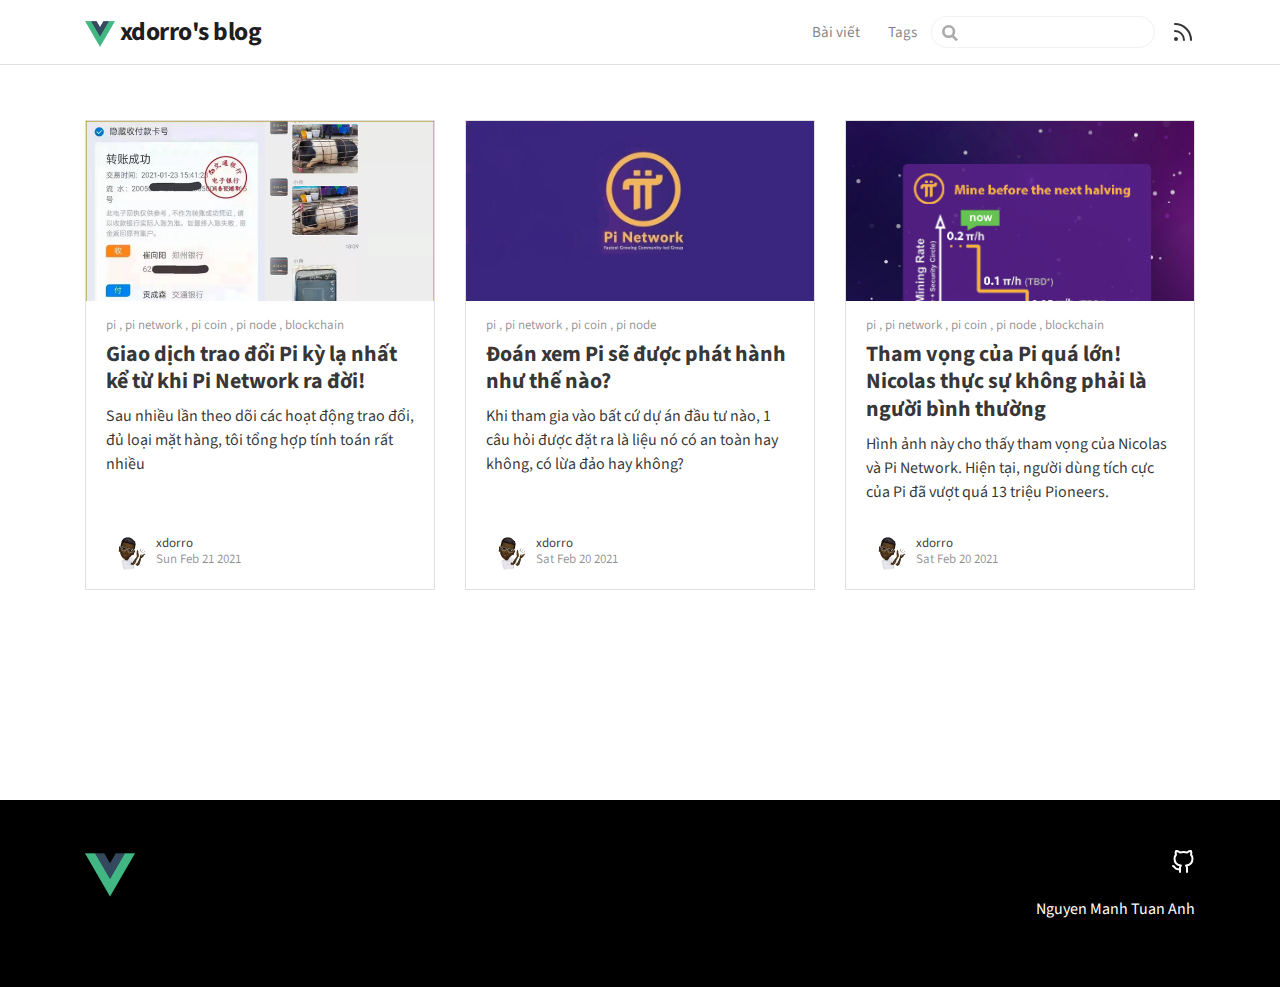
<file: index.html>
<!DOCTYPE html>
<html lang="en-US">
  <head>
    <meta charset="utf-8">
    <meta name="viewport" content="width=device-width,initial-scale=1">
    <title>Post | xdorro&#39;s blog</title>
    <meta name="generator" content="VuePress 1.8.1">
    <link rel="alternate" type="application/rss+xml" href="https://xdorro.github.io/rss.xml" title="xdorro&#39;s blog RSS Feed">
    <link rel="alternate" type="application/atom+xml" href="https://xdorro.github.io/feed.atom" title="xdorro&#39;s blog Atom Feed">
    <link rel="alternate" type="application/json" href="https://xdorro.github.io/feed.json" title="xdorro&#39;s blog JSON Feed">
    <meta name="description" content="Blog cá nhân của xdorro">
    <meta name="google-site-verification" content="GlKV5sSgZMfOOPLgfvVA4_r8Wsdsgy6pHp-OzrkCLPQ">
    
    <link rel="preload" href="/assets/css/0.styles.dbc7e131.css" as="style"><link rel="preload" href="/assets/js/app.5e3f4275.js" as="script"><link rel="preload" href="/assets/js/5.2d372deb.js" as="script"><link rel="preload" href="/assets/js/9.9694a354.js" as="script"><link rel="preload" href="/assets/js/4.4742b586.js" as="script"><link rel="prefetch" href="/assets/js/10.bb37d0ce.js"><link rel="prefetch" href="/assets/js/11.69e3841d.js"><link rel="prefetch" href="/assets/js/12.0ac68449.js"><link rel="prefetch" href="/assets/js/13.181534c1.js"><link rel="prefetch" href="/assets/js/14.9f2e6011.js"><link rel="prefetch" href="/assets/js/15.031d5adc.js"><link rel="prefetch" href="/assets/js/3.6d1bf485.js"><link rel="prefetch" href="/assets/js/6.794dd642.js"><link rel="prefetch" href="/assets/js/7.e76a00c5.js"><link rel="prefetch" href="/assets/js/8.656eed41.js"><link rel="prefetch" href="/assets/js/vuejs-paginate.1e3a7564.js">
    <link rel="stylesheet" href="/assets/css/0.styles.dbc7e131.css">
  </head>
  <body>
    <div id="app" data-server-rendered="true"><div id="vuepress-theme-blog__global-layout"><section id="header-wrapper"><header id="header"><div class="header-wrapper"><nav class="navbar navbar-expand-md navbar-light bg-white fixed-top"><div class="container"><a href="/" aria-current="page" class="navbar-brand router-link-exact-active router-link-active"><img src="/assets/img/logo.png"> xdorro's blog
          </a> <button type="button" data-toggle="collapse" data-target="#navbarsExampleDefault" aria-controls="navbarsExampleDefault" aria-expanded="false" aria-label="Toggle navigation" class="navbar-toggler"><span class="navbar-toggler-icon"></span></button> <div id="navbarsExampleDefault" class="collapse navbar-collapse"><ul class="navbar-nav ml-auto"><li class="nav-item"><a href="/" aria-current="page" class="nav-link router-link-exact-active router-link-active">Bài viết</a></li><li class="nav-item"><a href="/tag/" class="nav-link">Tags</a></li> <div class="search-box"><input aria-label="Search" autocomplete="off" spellcheck="false" value=""> <!----></div> <a href="./rss.xml" class="feed"><svg xmlns="http://www.w3.org/2000/svg" width="24" height="24" viewBox="0 0 24 24" fill="none" stroke="currentColor" stroke-width="2" stroke-linecap="round" stroke-linejoin="round" class="feather feather-rss"><path d="M4 11a9 9 0 0 1 9 9"></path><path d="M4 4a16 16 0 0 1 16 16"></path><circle cx="5" cy="19" r="1"></circle></svg></a></ul></div></div></nav></div></header></section> <div id="mobile-header"><div class="mobile-header-bar"><div class="mobile-header-title"><a href="/" aria-current="page" class="mobile-home-link navbar-brand router-link-exact-active router-link-active"><img src="/assets/img/logo.png"> xdorro's blog
      </a> <svg xmlns="http://www.w3.org/2000/svg" width="24" height="24" viewBox="0 0 24 24" fill="none" stroke="currentColor" stroke-width="2" stroke-linecap="round" stroke-linejoin="round" class="feather feather-menu"><line x1="3" y1="12" x2="21" y2="12"></line><line x1="3" y1="6" x2="21" y2="6"></line><line x1="3" y1="18" x2="21" y2="18"></line></svg></div> <div class="mobile-menu-wrapper"><hr class="menu-divider"> <ul class="mobile-nav"><li class="mobile-nav-item"><a href="/" aria-current="page" class="router-link-exact-active router-link-active">Bài viết</a></li><li class="mobile-nav-item"><a href="/tag/">Tags</a></li> <li class="mobile-nav-item"><a href="./rss.xml" class="feed"><svg xmlns="http://www.w3.org/2000/svg" width="24" height="24" viewBox="0 0 24 24" fill="none" stroke="currentColor" stroke-width="2" stroke-linecap="round" stroke-linejoin="round" class="feather feather-rss"><path d="M4 11a9 9 0 0 1 9 9"></path><path d="M4 4a16 16 0 0 1 16 16"></path><circle cx="5" cy="19" r="1"></circle></svg></a></li></ul></div></div></div> <div class="container wrapmain"><div><div id=""><div itemscope="itemscope" itemtype="http://schema.org/Blog" class="card-panel-content row"><article itemprop="blogPost" itemscope="itemscope" itemtype="https://schema.org/BlogPosting" class="ui-post entry col-md-4 card-container"><meta itemprop="mainEntityOfPage" content="/2021/02/21/giao-dich-trao-doi-pi-ky-la-nhat-ke-tu-khi-pi-network-ra-doi/"> <div class="entry card h-100"><div class="card-header-image"><a href="/2021/02/21/giao-dich-trao-doi-pi-ky-la-nhat-ke-tu-khi-pi-network-ra-doi/"><img src="/assets/img/pi-china-exchange-2.png"></a></div> <div class="card-inside"><div class="card-subheading"><div itemprop="keywords" class="ui-post-meta ui-post-tag"><a href="/tag/pi">
                pi
              </a><a href="/tag/pi network">
                pi network
              </a><a href="/tag/pi coin">
                pi coin
              </a><a href="/tag/pi node">
                pi node
              </a><a href="/tag/blockchain">
                blockchain
              </a></div></div> <h2 itemprop="name headline" class="heading"><a href="/2021/02/21/giao-dich-trao-doi-pi-ky-la-nhat-ke-tu-khi-pi-network-ra-doi/" class="heading">Giao dịch trao đổi Pi kỳ lạ nhất kể từ khi Pi Network ra đời!</a></h2> <p itemprop="description">
            Sau nhiều lần theo dõi các hoạt động trao đổi, đủ loại mặt hàng, tôi tổng hợp tính toán rất nhiều
          </p></div> <div class="meta-bottom mt-auto"><div><span class="nav-item"><div class="d-flex"><a class="profile-avatar"><img src="/assets/img/xdorro.jpg" alt="xdorro" class="avatar-image"></a> <div class="meta"><div><span class="username">xdorro</span>  
                  </div> <div></div></div></div></span></div> <div class="date"><time pubdate itemprop="datePublished" datetime="2021-2-21">
              Sun Feb 21 2021
            </time></div></div></div></article><article itemprop="blogPost" itemscope="itemscope" itemtype="https://schema.org/BlogPosting" class="ui-post entry col-md-4 card-container"><meta itemprop="mainEntityOfPage" content="/2021/02/20/doan-xem-pi-se-duoc-phat-hanh-nhu-the-nao/"> <div class="entry card h-100"><div class="card-header-image"><a href="/2021/02/20/doan-xem-pi-se-duoc-phat-hanh-nhu-the-nao/"><img src="/assets/img/pi-network.jpg"></a></div> <div class="card-inside"><div class="card-subheading"><div itemprop="keywords" class="ui-post-meta ui-post-tag"><a href="/tag/pi">
                pi
              </a><a href="/tag/pi network">
                pi network
              </a><a href="/tag/pi coin">
                pi coin
              </a><a href="/tag/pi node">
                pi node
              </a></div></div> <h2 itemprop="name headline" class="heading"><a href="/2021/02/20/doan-xem-pi-se-duoc-phat-hanh-nhu-the-nao/" class="heading">Đoán xem Pi sẽ được phát hành như thế nào?</a></h2> <p itemprop="description">
            Khi tham gia vào bất cứ dự án đầu tư nào, 1 câu hỏi được đặt ra là liệu nó có an toàn hay không, có lừa đảo hay không?
          </p></div> <div class="meta-bottom mt-auto"><div><span class="nav-item"><div class="d-flex"><a class="profile-avatar"><img src="/assets/img/xdorro.jpg" alt="xdorro" class="avatar-image"></a> <div class="meta"><div><span class="username">xdorro</span>  
                  </div> <div></div></div></div></span></div> <div class="date"><time pubdate itemprop="datePublished" datetime="2021-2-20">
              Sat Feb 20 2021
            </time></div></div></div></article><article itemprop="blogPost" itemscope="itemscope" itemtype="https://schema.org/BlogPosting" class="ui-post entry col-md-4 card-container"><meta itemprop="mainEntityOfPage" content="/2021/02/20/tham-vong-cua-pi-qua-lon-nicolas-thuc-su-khong-phai-la-nguoi-binh-thuong/"> <div class="entry card h-100"><div class="card-header-image"><a href="/2021/02/20/tham-vong-cua-pi-qua-lon-nicolas-thuc-su-khong-phai-la-nguoi-binh-thuong/"><img src="/assets/img/pinetwork-offical.png"></a></div> <div class="card-inside"><div class="card-subheading"><div itemprop="keywords" class="ui-post-meta ui-post-tag"><a href="/tag/pi">
                pi
              </a><a href="/tag/pi network">
                pi network
              </a><a href="/tag/pi coin">
                pi coin
              </a><a href="/tag/pi node">
                pi node
              </a><a href="/tag/blockchain">
                blockchain
              </a></div></div> <h2 itemprop="name headline" class="heading"><a href="/2021/02/20/tham-vong-cua-pi-qua-lon-nicolas-thuc-su-khong-phai-la-nguoi-binh-thuong/" class="heading">Tham vọng của Pi quá lớn! Nicolas thực sự không phải là người bình thường</a></h2> <p itemprop="description">
            Hình ảnh này cho thấy tham vọng của Nicolas và Pi Network. Hiện tại, người dùng tích cực của Pi đã vượt quá 13 triệu Pioneers.
          </p></div> <div class="meta-bottom mt-auto"><div><span class="nav-item"><div class="d-flex"><a class="profile-avatar"><img src="/assets/img/xdorro.jpg" alt="xdorro" class="avatar-image"></a> <div class="meta"><div><span class="username">xdorro</span>  
                  </div> <div></div></div></div></span></div> <div class="date"><time pubdate itemprop="datePublished" datetime="2021-2-20">
              Sat Feb 20 2021
            </time></div></div></div></article></div> <!----></div></div></div> <footer class="themefooter"><div class="container"><div class="row justify-content-between"><div class="col"><a href="/"><img src="/assets/img/logo.png" class="logofooter"></a></div> <div class="col text-right"><ul class="list-unstyled"><li class="contact-item"><a href="https://github.com/xdorro" target="_blank" rel="noopener noreferrer" class="external"><svg xmlns="http://www.w3.org/2000/svg" width="24" height="24" viewBox="0 0 24 24" fill="none" stroke="currentColor" stroke-width="2" stroke-linecap="round" stroke-linejoin="round" class="feather feather-github"><path d="M9 19c-5 1.5-5-2.5-7-3m14 6v-3.87a3.37 3.37 0 0 0-.94-2.61c3.14-.35 6.44-1.54 6.44-7A5.44 5.44 0 0 0 20 4.77 5.07 5.07 0 0 0 19.91 1S18.73.65 16 2.48a13.38 13.38 0 0 0-7 0C6.27.65 5.09 1 5.09 1A5.07 5.07 0 0 0 5 4.77a5.44 5.44 0 0 0-1.5 3.78c0 5.42 3.3 6.61 6.44 7A3.37 3.37 0 0 0 9 18.13V22"></path></svg>
              
            </a></li></ul> <ul class="list-unstyled"><li class="copyright-item"><a href="https://github.com/xdorro" target="_blank" rel="noopener noreferrer" class="external">Nguyen Manh Tuan Anh</a></li></ul></div></div></div></footer></div><div class="global-ui"></div></div>
    <script src="/assets/js/app.5e3f4275.js" defer></script><script src="/assets/js/5.2d372deb.js" defer></script><script src="/assets/js/9.9694a354.js" defer></script><script src="/assets/js/4.4742b586.js" defer></script>
  </body>
</html>
</file>
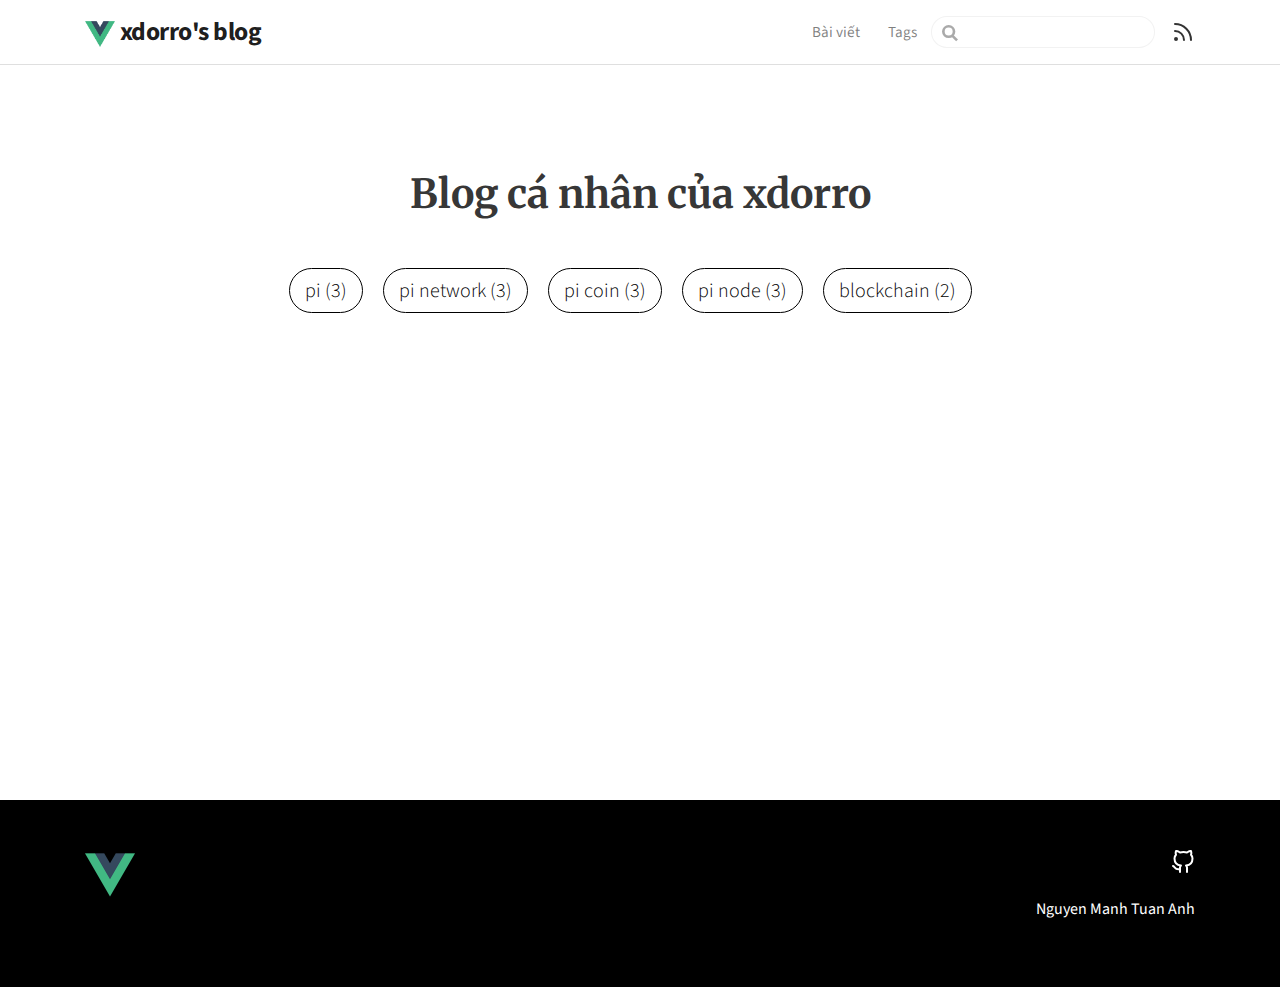
<file: tag/index.html>
<!DOCTYPE html>
<html lang="en-US">
  <head>
    <meta charset="utf-8">
    <meta name="viewport" content="width=device-width,initial-scale=1">
    <title>Tag | xdorro&#39;s blog</title>
    <meta name="generator" content="VuePress 1.8.1">
    <link rel="alternate" type="application/rss+xml" href="https://xdorro.github.io/rss.xml" title="xdorro&#39;s blog RSS Feed">
    <link rel="alternate" type="application/atom+xml" href="https://xdorro.github.io/feed.atom" title="xdorro&#39;s blog Atom Feed">
    <link rel="alternate" type="application/json" href="https://xdorro.github.io/feed.json" title="xdorro&#39;s blog JSON Feed">
    <meta name="description" content="Blog cá nhân của xdorro">
    <meta name="google-site-verification" content="GlKV5sSgZMfOOPLgfvVA4_r8Wsdsgy6pHp-OzrkCLPQ">
    
    <link rel="preload" href="/assets/css/0.styles.dbc7e131.css" as="style"><link rel="preload" href="/assets/js/app.5e3f4275.js" as="script"><link rel="preload" href="/assets/js/5.2d372deb.js" as="script"><link rel="preload" href="/assets/js/8.656eed41.js" as="script"><link rel="preload" href="/assets/js/7.e76a00c5.js" as="script"><link rel="preload" href="/assets/js/6.794dd642.js" as="script"><link rel="prefetch" href="/assets/js/10.bb37d0ce.js"><link rel="prefetch" href="/assets/js/11.69e3841d.js"><link rel="prefetch" href="/assets/js/12.0ac68449.js"><link rel="prefetch" href="/assets/js/13.181534c1.js"><link rel="prefetch" href="/assets/js/14.9f2e6011.js"><link rel="prefetch" href="/assets/js/15.031d5adc.js"><link rel="prefetch" href="/assets/js/3.6d1bf485.js"><link rel="prefetch" href="/assets/js/4.4742b586.js"><link rel="prefetch" href="/assets/js/9.9694a354.js"><link rel="prefetch" href="/assets/js/vuejs-paginate.1e3a7564.js">
    <link rel="stylesheet" href="/assets/css/0.styles.dbc7e131.css">
  </head>
  <body>
    <div id="app" data-server-rendered="true"><div id="vuepress-theme-blog__global-layout"><section id="header-wrapper"><header id="header"><div class="header-wrapper"><nav class="navbar navbar-expand-md navbar-light bg-white fixed-top"><div class="container"><a href="/" class="navbar-brand"><img src="/assets/img/logo.png"> xdorro's blog
          </a> <button type="button" data-toggle="collapse" data-target="#navbarsExampleDefault" aria-controls="navbarsExampleDefault" aria-expanded="false" aria-label="Toggle navigation" class="navbar-toggler"><span class="navbar-toggler-icon"></span></button> <div id="navbarsExampleDefault" class="collapse navbar-collapse"><ul class="navbar-nav ml-auto"><li class="nav-item"><a href="/" class="nav-link">Bài viết</a></li><li class="nav-item"><a href="/tag/" aria-current="page" class="nav-link router-link-exact-active router-link-active">Tags</a></li> <div class="search-box"><input aria-label="Search" autocomplete="off" spellcheck="false" value=""> <!----></div> <a href="./rss.xml" class="feed"><svg xmlns="http://www.w3.org/2000/svg" width="24" height="24" viewBox="0 0 24 24" fill="none" stroke="currentColor" stroke-width="2" stroke-linecap="round" stroke-linejoin="round" class="feather feather-rss"><path d="M4 11a9 9 0 0 1 9 9"></path><path d="M4 4a16 16 0 0 1 16 16"></path><circle cx="5" cy="19" r="1"></circle></svg></a></ul></div></div></nav></div></header></section> <div id="mobile-header"><div class="mobile-header-bar"><div class="mobile-header-title"><a href="/" class="mobile-home-link navbar-brand"><img src="/assets/img/logo.png"> xdorro's blog
      </a> <svg xmlns="http://www.w3.org/2000/svg" width="24" height="24" viewBox="0 0 24 24" fill="none" stroke="currentColor" stroke-width="2" stroke-linecap="round" stroke-linejoin="round" class="feather feather-menu"><line x1="3" y1="12" x2="21" y2="12"></line><line x1="3" y1="6" x2="21" y2="6"></line><line x1="3" y1="18" x2="21" y2="18"></line></svg></div> <div class="mobile-menu-wrapper"><hr class="menu-divider"> <ul class="mobile-nav"><li class="mobile-nav-item"><a href="/">Bài viết</a></li><li class="mobile-nav-item"><a href="/tag/" aria-current="page" class="router-link-exact-active router-link-active">Tags</a></li> <li class="mobile-nav-item"><a href="./rss.xml" class="feed"><svg xmlns="http://www.w3.org/2000/svg" width="24" height="24" viewBox="0 0 24 24" fill="none" stroke="currentColor" stroke-width="2" stroke-linecap="round" stroke-linejoin="round" class="feather feather-rss"><path d="M4 11a9 9 0 0 1 9 9"></path><path d="M4 4a16 16 0 0 1 16 16"></path><circle cx="5" cy="19" r="1"></circle></svg></a></li></ul></div></div></div> <div class="container wrapmain"><div id="vuepress-theme-blog__tags-layout"><div class="row justify-content-center" data-v-704794a9><div class="blog-tags col-md-10 text-center mt-5" data-v-704794a9><h1 class="font-secondary mb-5 font-weight-bold" data-v-704794a9>
      Blog cá nhân của xdorro
    </h1> <a href="/tag/pi/" class="blog-tag" data-v-704794a9>
  pi (3)
</a><a href="/tag/pi network/" class="blog-tag" data-v-704794a9>
  pi network (3)
</a><a href="/tag/pi coin/" class="blog-tag" data-v-704794a9>
  pi coin (3)
</a><a href="/tag/pi node/" class="blog-tag" data-v-704794a9>
  pi node (3)
</a><a href="/tag/blockchain/" class="blog-tag" data-v-704794a9>
  blockchain (2)
</a></div></div></div></div> <footer class="themefooter"><div class="container"><div class="row justify-content-between"><div class="col"><a href="/"><img src="/assets/img/logo.png" class="logofooter"></a></div> <div class="col text-right"><ul class="list-unstyled"><li class="contact-item"><a href="https://github.com/xdorro" target="_blank" rel="noopener noreferrer" class="external"><svg xmlns="http://www.w3.org/2000/svg" width="24" height="24" viewBox="0 0 24 24" fill="none" stroke="currentColor" stroke-width="2" stroke-linecap="round" stroke-linejoin="round" class="feather feather-github"><path d="M9 19c-5 1.5-5-2.5-7-3m14 6v-3.87a3.37 3.37 0 0 0-.94-2.61c3.14-.35 6.44-1.54 6.44-7A5.44 5.44 0 0 0 20 4.77 5.07 5.07 0 0 0 19.91 1S18.73.65 16 2.48a13.38 13.38 0 0 0-7 0C6.27.65 5.09 1 5.09 1A5.07 5.07 0 0 0 5 4.77a5.44 5.44 0 0 0-1.5 3.78c0 5.42 3.3 6.61 6.44 7A3.37 3.37 0 0 0 9 18.13V22"></path></svg>
              
            </a></li></ul> <ul class="list-unstyled"><li class="copyright-item"><a href="https://github.com/xdorro" target="_blank" rel="noopener noreferrer" class="external">Nguyen Manh Tuan Anh</a></li></ul></div></div></div></footer></div><div class="global-ui"></div></div>
    <script src="/assets/js/app.5e3f4275.js" defer></script><script src="/assets/js/5.2d372deb.js" defer></script><script src="/assets/js/8.656eed41.js" defer></script><script src="/assets/js/7.e76a00c5.js" defer></script><script src="/assets/js/6.794dd642.js" defer></script>
  </body>
</html>
</file>
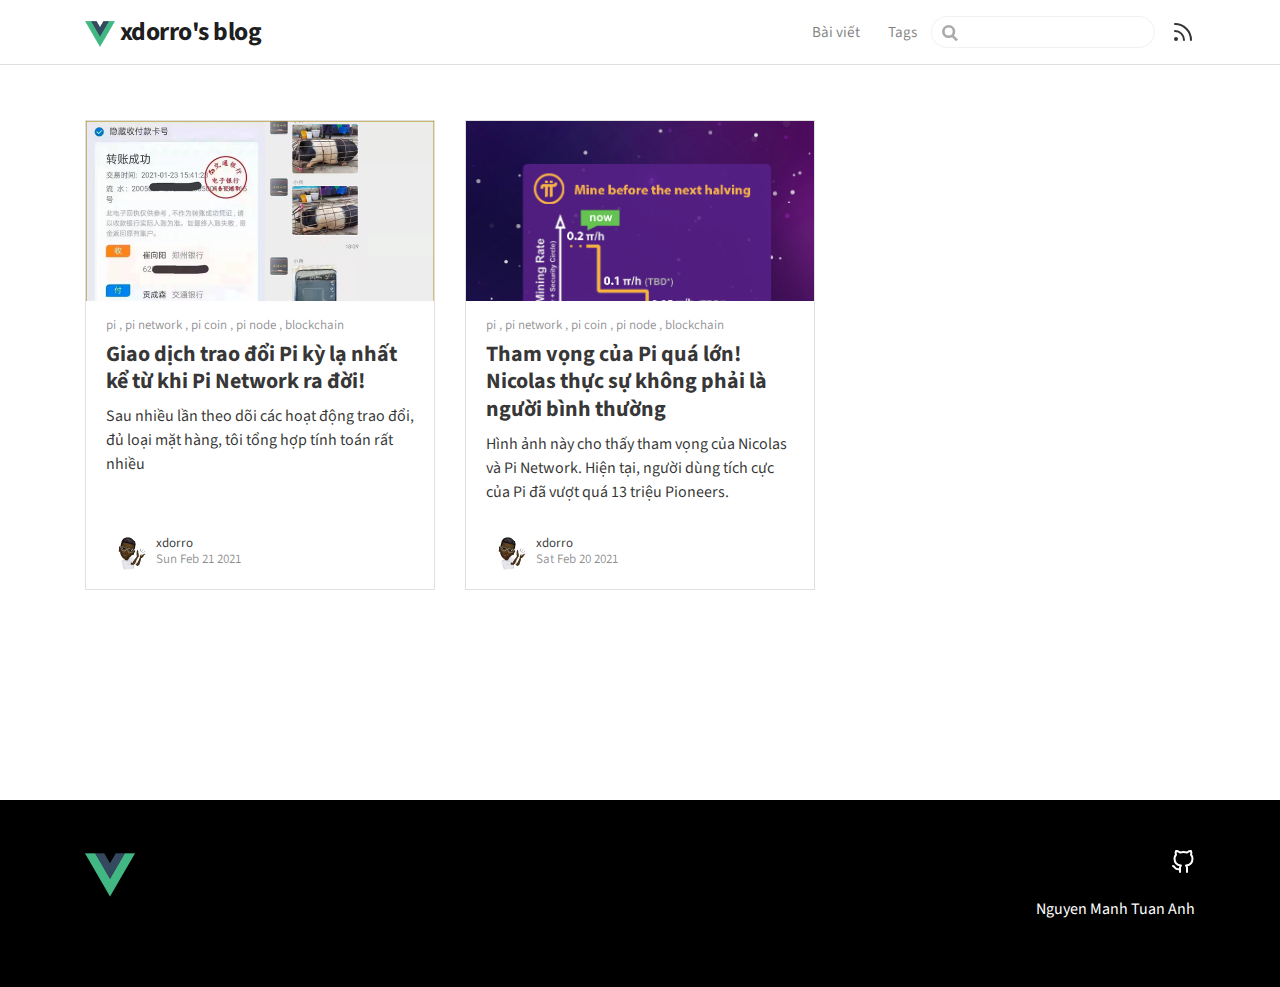
<file: tag/blockchain/index.html>
<!DOCTYPE html>
<html lang="en-US">
  <head>
    <meta charset="utf-8">
    <meta name="viewport" content="width=device-width,initial-scale=1">
    <title>blockchain Tag | xdorro&#39;s blog</title>
    <meta name="generator" content="VuePress 1.8.1">
    <link rel="alternate" type="application/rss+xml" href="https://xdorro.github.io/rss.xml" title="xdorro&#39;s blog RSS Feed">
    <link rel="alternate" type="application/atom+xml" href="https://xdorro.github.io/feed.atom" title="xdorro&#39;s blog Atom Feed">
    <link rel="alternate" type="application/json" href="https://xdorro.github.io/feed.json" title="xdorro&#39;s blog JSON Feed">
    <meta name="description" content="Blog cá nhân của xdorro">
    <meta name="google-site-verification" content="GlKV5sSgZMfOOPLgfvVA4_r8Wsdsgy6pHp-OzrkCLPQ">
    
    <link rel="preload" href="/assets/css/0.styles.dbc7e131.css" as="style"><link rel="preload" href="/assets/js/app.5e3f4275.js" as="script"><link rel="preload" href="/assets/js/5.2d372deb.js" as="script"><link rel="preload" href="/assets/js/9.9694a354.js" as="script"><link rel="preload" href="/assets/js/4.4742b586.js" as="script"><link rel="prefetch" href="/assets/js/10.bb37d0ce.js"><link rel="prefetch" href="/assets/js/11.69e3841d.js"><link rel="prefetch" href="/assets/js/12.0ac68449.js"><link rel="prefetch" href="/assets/js/13.181534c1.js"><link rel="prefetch" href="/assets/js/14.9f2e6011.js"><link rel="prefetch" href="/assets/js/15.031d5adc.js"><link rel="prefetch" href="/assets/js/3.6d1bf485.js"><link rel="prefetch" href="/assets/js/6.794dd642.js"><link rel="prefetch" href="/assets/js/7.e76a00c5.js"><link rel="prefetch" href="/assets/js/8.656eed41.js"><link rel="prefetch" href="/assets/js/vuejs-paginate.1e3a7564.js">
    <link rel="stylesheet" href="/assets/css/0.styles.dbc7e131.css">
  </head>
  <body>
    <div id="app" data-server-rendered="true"><div id="vuepress-theme-blog__global-layout"><section id="header-wrapper"><header id="header"><div class="header-wrapper"><nav class="navbar navbar-expand-md navbar-light bg-white fixed-top"><div class="container"><a href="/" class="navbar-brand"><img src="/assets/img/logo.png"> xdorro's blog
          </a> <button type="button" data-toggle="collapse" data-target="#navbarsExampleDefault" aria-controls="navbarsExampleDefault" aria-expanded="false" aria-label="Toggle navigation" class="navbar-toggler"><span class="navbar-toggler-icon"></span></button> <div id="navbarsExampleDefault" class="collapse navbar-collapse"><ul class="navbar-nav ml-auto"><li class="nav-item"><a href="/" class="nav-link">Bài viết</a></li><li class="nav-item"><a href="/tag/" class="nav-link router-link-active">Tags</a></li> <div class="search-box"><input aria-label="Search" autocomplete="off" spellcheck="false" value=""> <!----></div> <a href="./rss.xml" class="feed"><svg xmlns="http://www.w3.org/2000/svg" width="24" height="24" viewBox="0 0 24 24" fill="none" stroke="currentColor" stroke-width="2" stroke-linecap="round" stroke-linejoin="round" class="feather feather-rss"><path d="M4 11a9 9 0 0 1 9 9"></path><path d="M4 4a16 16 0 0 1 16 16"></path><circle cx="5" cy="19" r="1"></circle></svg></a></ul></div></div></nav></div></header></section> <div id="mobile-header"><div class="mobile-header-bar"><div class="mobile-header-title"><a href="/" class="mobile-home-link navbar-brand"><img src="/assets/img/logo.png"> xdorro's blog
      </a> <svg xmlns="http://www.w3.org/2000/svg" width="24" height="24" viewBox="0 0 24 24" fill="none" stroke="currentColor" stroke-width="2" stroke-linecap="round" stroke-linejoin="round" class="feather feather-menu"><line x1="3" y1="12" x2="21" y2="12"></line><line x1="3" y1="6" x2="21" y2="6"></line><line x1="3" y1="18" x2="21" y2="18"></line></svg></div> <div class="mobile-menu-wrapper"><hr class="menu-divider"> <ul class="mobile-nav"><li class="mobile-nav-item"><a href="/">Bài viết</a></li><li class="mobile-nav-item"><a href="/tag/" class="router-link-active">Tags</a></li> <li class="mobile-nav-item"><a href="./rss.xml" class="feed"><svg xmlns="http://www.w3.org/2000/svg" width="24" height="24" viewBox="0 0 24 24" fill="none" stroke="currentColor" stroke-width="2" stroke-linecap="round" stroke-linejoin="round" class="feather feather-rss"><path d="M4 11a9 9 0 0 1 9 9"></path><path d="M4 4a16 16 0 0 1 16 16"></path><circle cx="5" cy="19" r="1"></circle></svg></a></li></ul></div></div></div> <div class="container wrapmain"><div><div id=""><div itemscope="itemscope" itemtype="http://schema.org/Blog" class="card-panel-content row"><article itemprop="blogPost" itemscope="itemscope" itemtype="https://schema.org/BlogPosting" class="ui-post entry col-md-4 card-container"><meta itemprop="mainEntityOfPage" content="/2021/02/21/giao-dich-trao-doi-pi-ky-la-nhat-ke-tu-khi-pi-network-ra-doi/"> <div class="entry card h-100"><div class="card-header-image"><a href="/2021/02/21/giao-dich-trao-doi-pi-ky-la-nhat-ke-tu-khi-pi-network-ra-doi/"><img src="/assets/img/pi-china-exchange-2.png"></a></div> <div class="card-inside"><div class="card-subheading"><div itemprop="keywords" class="ui-post-meta ui-post-tag"><a href="/tag/pi">
                pi
              </a><a href="/tag/pi network">
                pi network
              </a><a href="/tag/pi coin">
                pi coin
              </a><a href="/tag/pi node">
                pi node
              </a><a href="/tag/blockchain" aria-current="page" class="router-link-exact-active router-link-active">
                blockchain
              </a></div></div> <h2 itemprop="name headline" class="heading"><a href="/2021/02/21/giao-dich-trao-doi-pi-ky-la-nhat-ke-tu-khi-pi-network-ra-doi/" class="heading">Giao dịch trao đổi Pi kỳ lạ nhất kể từ khi Pi Network ra đời!</a></h2> <p itemprop="description">
            Sau nhiều lần theo dõi các hoạt động trao đổi, đủ loại mặt hàng, tôi tổng hợp tính toán rất nhiều
          </p></div> <div class="meta-bottom mt-auto"><div><span class="nav-item"><div class="d-flex"><a class="profile-avatar"><img src="/assets/img/xdorro.jpg" alt="xdorro" class="avatar-image"></a> <div class="meta"><div><span class="username">xdorro</span>  
                  </div> <div></div></div></div></span></div> <div class="date"><time pubdate itemprop="datePublished" datetime="2021-2-21">
              Sun Feb 21 2021
            </time></div></div></div></article><article itemprop="blogPost" itemscope="itemscope" itemtype="https://schema.org/BlogPosting" class="ui-post entry col-md-4 card-container"><meta itemprop="mainEntityOfPage" content="/2021/02/20/tham-vong-cua-pi-qua-lon-nicolas-thuc-su-khong-phai-la-nguoi-binh-thuong/"> <div class="entry card h-100"><div class="card-header-image"><a href="/2021/02/20/tham-vong-cua-pi-qua-lon-nicolas-thuc-su-khong-phai-la-nguoi-binh-thuong/"><img src="/assets/img/pinetwork-offical.png"></a></div> <div class="card-inside"><div class="card-subheading"><div itemprop="keywords" class="ui-post-meta ui-post-tag"><a href="/tag/pi">
                pi
              </a><a href="/tag/pi network">
                pi network
              </a><a href="/tag/pi coin">
                pi coin
              </a><a href="/tag/pi node">
                pi node
              </a><a href="/tag/blockchain" aria-current="page" class="router-link-exact-active router-link-active">
                blockchain
              </a></div></div> <h2 itemprop="name headline" class="heading"><a href="/2021/02/20/tham-vong-cua-pi-qua-lon-nicolas-thuc-su-khong-phai-la-nguoi-binh-thuong/" class="heading">Tham vọng của Pi quá lớn! Nicolas thực sự không phải là người bình thường</a></h2> <p itemprop="description">
            Hình ảnh này cho thấy tham vọng của Nicolas và Pi Network. Hiện tại, người dùng tích cực của Pi đã vượt quá 13 triệu Pioneers.
          </p></div> <div class="meta-bottom mt-auto"><div><span class="nav-item"><div class="d-flex"><a class="profile-avatar"><img src="/assets/img/xdorro.jpg" alt="xdorro" class="avatar-image"></a> <div class="meta"><div><span class="username">xdorro</span>  
                  </div> <div></div></div></div></span></div> <div class="date"><time pubdate itemprop="datePublished" datetime="2021-2-20">
              Sat Feb 20 2021
            </time></div></div></div></article></div> <!----></div></div></div> <footer class="themefooter"><div class="container"><div class="row justify-content-between"><div class="col"><a href="/"><img src="/assets/img/logo.png" class="logofooter"></a></div> <div class="col text-right"><ul class="list-unstyled"><li class="contact-item"><a href="https://github.com/xdorro" target="_blank" rel="noopener noreferrer" class="external"><svg xmlns="http://www.w3.org/2000/svg" width="24" height="24" viewBox="0 0 24 24" fill="none" stroke="currentColor" stroke-width="2" stroke-linecap="round" stroke-linejoin="round" class="feather feather-github"><path d="M9 19c-5 1.5-5-2.5-7-3m14 6v-3.87a3.37 3.37 0 0 0-.94-2.61c3.14-.35 6.44-1.54 6.44-7A5.44 5.44 0 0 0 20 4.77 5.07 5.07 0 0 0 19.91 1S18.73.65 16 2.48a13.38 13.38 0 0 0-7 0C6.27.65 5.09 1 5.09 1A5.07 5.07 0 0 0 5 4.77a5.44 5.44 0 0 0-1.5 3.78c0 5.42 3.3 6.61 6.44 7A3.37 3.37 0 0 0 9 18.13V22"></path></svg>
              
            </a></li></ul> <ul class="list-unstyled"><li class="copyright-item"><a href="https://github.com/xdorro" target="_blank" rel="noopener noreferrer" class="external">Nguyen Manh Tuan Anh</a></li></ul></div></div></div></footer></div><div class="global-ui"></div></div>
    <script src="/assets/js/app.5e3f4275.js" defer></script><script src="/assets/js/5.2d372deb.js" defer></script><script src="/assets/js/9.9694a354.js" defer></script><script src="/assets/js/4.4742b586.js" defer></script>
  </body>
</html>
</file>
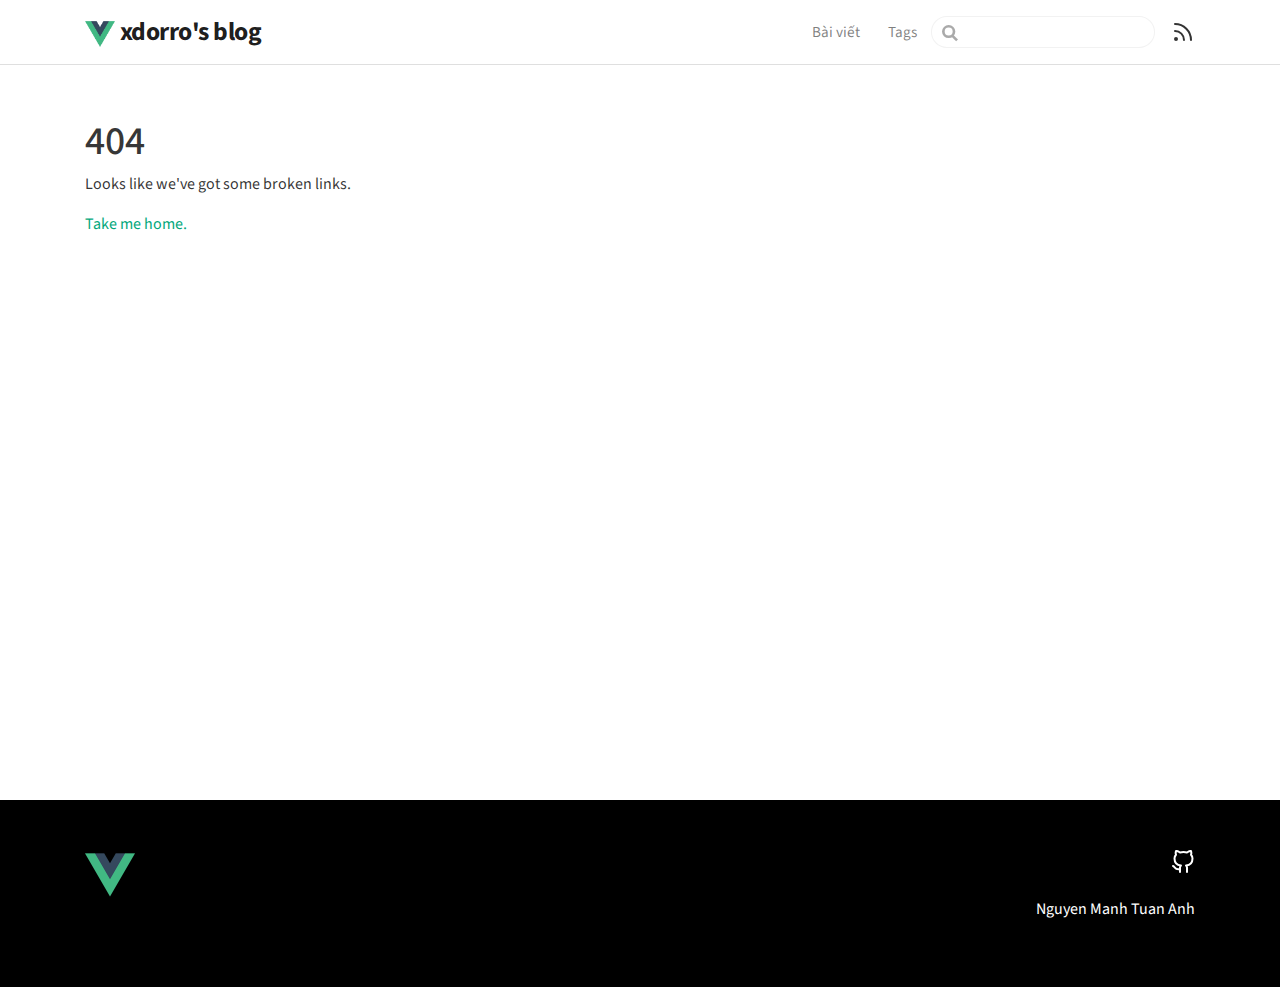
<file: tag/pi coin/index.html>
<!DOCTYPE html>
<html lang="en-US">
  <head>
    <meta charset="utf-8">
    <meta name="viewport" content="width=device-width,initial-scale=1">
    <title>pi coin Tag | xdorro&#39;s blog</title>
    <meta name="generator" content="VuePress 1.8.1">
    <link rel="alternate" type="application/rss+xml" href="https://xdorro.github.io/rss.xml" title="xdorro&#39;s blog RSS Feed">
    <link rel="alternate" type="application/atom+xml" href="https://xdorro.github.io/feed.atom" title="xdorro&#39;s blog Atom Feed">
    <link rel="alternate" type="application/json" href="https://xdorro.github.io/feed.json" title="xdorro&#39;s blog JSON Feed">
    <meta name="description" content="Blog cá nhân của xdorro">
    <meta name="google-site-verification" content="GlKV5sSgZMfOOPLgfvVA4_r8Wsdsgy6pHp-OzrkCLPQ">
    
    <link rel="preload" href="/assets/css/0.styles.dbc7e131.css" as="style"><link rel="preload" href="/assets/js/app.5e3f4275.js" as="script"><link rel="preload" href="/assets/js/5.2d372deb.js" as="script"><link rel="preload" href="/assets/js/9.9694a354.js" as="script"><link rel="preload" href="/assets/js/4.4742b586.js" as="script"><link rel="prefetch" href="/assets/js/10.bb37d0ce.js"><link rel="prefetch" href="/assets/js/11.69e3841d.js"><link rel="prefetch" href="/assets/js/12.0ac68449.js"><link rel="prefetch" href="/assets/js/13.181534c1.js"><link rel="prefetch" href="/assets/js/14.9f2e6011.js"><link rel="prefetch" href="/assets/js/15.031d5adc.js"><link rel="prefetch" href="/assets/js/3.6d1bf485.js"><link rel="prefetch" href="/assets/js/6.794dd642.js"><link rel="prefetch" href="/assets/js/7.e76a00c5.js"><link rel="prefetch" href="/assets/js/8.656eed41.js"><link rel="prefetch" href="/assets/js/vuejs-paginate.1e3a7564.js">
    <link rel="stylesheet" href="/assets/css/0.styles.dbc7e131.css">
  </head>
  <body>
    <div id="app" data-server-rendered="true"><div id="vuepress-theme-blog__global-layout"><section id="header-wrapper"><header id="header"><div class="header-wrapper"><nav class="navbar navbar-expand-md navbar-light bg-white fixed-top"><div class="container"><a href="/" class="navbar-brand"><img src="/assets/img/logo.png"> xdorro's blog
          </a> <button type="button" data-toggle="collapse" data-target="#navbarsExampleDefault" aria-controls="navbarsExampleDefault" aria-expanded="false" aria-label="Toggle navigation" class="navbar-toggler"><span class="navbar-toggler-icon"></span></button> <div id="navbarsExampleDefault" class="collapse navbar-collapse"><ul class="navbar-nav ml-auto"><li class="nav-item"><a href="/" class="nav-link">Bài viết</a></li><li class="nav-item"><a href="/tag/" class="nav-link router-link-active">Tags</a></li> <div class="search-box"><input aria-label="Search" autocomplete="off" spellcheck="false" value=""> <!----></div> <a href="./rss.xml" class="feed"><svg xmlns="http://www.w3.org/2000/svg" width="24" height="24" viewBox="0 0 24 24" fill="none" stroke="currentColor" stroke-width="2" stroke-linecap="round" stroke-linejoin="round" class="feather feather-rss"><path d="M4 11a9 9 0 0 1 9 9"></path><path d="M4 4a16 16 0 0 1 16 16"></path><circle cx="5" cy="19" r="1"></circle></svg></a></ul></div></div></nav></div></header></section> <div id="mobile-header"><div class="mobile-header-bar"><div class="mobile-header-title"><a href="/" class="mobile-home-link navbar-brand"><img src="/assets/img/logo.png"> xdorro's blog
      </a> <svg xmlns="http://www.w3.org/2000/svg" width="24" height="24" viewBox="0 0 24 24" fill="none" stroke="currentColor" stroke-width="2" stroke-linecap="round" stroke-linejoin="round" class="feather feather-menu"><line x1="3" y1="12" x2="21" y2="12"></line><line x1="3" y1="6" x2="21" y2="6"></line><line x1="3" y1="18" x2="21" y2="18"></line></svg></div> <div class="mobile-menu-wrapper"><hr class="menu-divider"> <ul class="mobile-nav"><li class="mobile-nav-item"><a href="/">Bài viết</a></li><li class="mobile-nav-item"><a href="/tag/" class="router-link-active">Tags</a></li> <li class="mobile-nav-item"><a href="./rss.xml" class="feed"><svg xmlns="http://www.w3.org/2000/svg" width="24" height="24" viewBox="0 0 24 24" fill="none" stroke="currentColor" stroke-width="2" stroke-linecap="round" stroke-linejoin="round" class="feather feather-rss"><path d="M4 11a9 9 0 0 1 9 9"></path><path d="M4 4a16 16 0 0 1 16 16"></path><circle cx="5" cy="19" r="1"></circle></svg></a></li></ul></div></div></div> <div class="container wrapmain"><div><div id=""><div itemscope="itemscope" itemtype="http://schema.org/Blog" class="card-panel-content row"><article itemprop="blogPost" itemscope="itemscope" itemtype="https://schema.org/BlogPosting" class="ui-post entry col-md-4 card-container"><meta itemprop="mainEntityOfPage" content="/2021/02/21/giao-dich-trao-doi-pi-ky-la-nhat-ke-tu-khi-pi-network-ra-doi/"> <div class="entry card h-100"><div class="card-header-image"><a href="/2021/02/21/giao-dich-trao-doi-pi-ky-la-nhat-ke-tu-khi-pi-network-ra-doi/"><img src="/assets/img/pi-china-exchange-2.png"></a></div> <div class="card-inside"><div class="card-subheading"><div itemprop="keywords" class="ui-post-meta ui-post-tag"><a href="/tag/pi">
                pi
              </a><a href="/tag/pi network">
                pi network
              </a><a href="/tag/pi coin" aria-current="page" class="router-link-exact-active router-link-active">
                pi coin
              </a><a href="/tag/pi node">
                pi node
              </a><a href="/tag/blockchain">
                blockchain
              </a></div></div> <h2 itemprop="name headline" class="heading"><a href="/2021/02/21/giao-dich-trao-doi-pi-ky-la-nhat-ke-tu-khi-pi-network-ra-doi/" class="heading">Giao dịch trao đổi Pi kỳ lạ nhất kể từ khi Pi Network ra đời!</a></h2> <p itemprop="description">
            Sau nhiều lần theo dõi các hoạt động trao đổi, đủ loại mặt hàng, tôi tổng hợp tính toán rất nhiều
          </p></div> <div class="meta-bottom mt-auto"><div><span class="nav-item"><div class="d-flex"><a class="profile-avatar"><img src="/assets/img/xdorro.jpg" alt="xdorro" class="avatar-image"></a> <div class="meta"><div><span class="username">xdorro</span>  
                  </div> <div></div></div></div></span></div> <div class="date"><time pubdate itemprop="datePublished" datetime="2021-2-21">
              Sun Feb 21 2021
            </time></div></div></div></article><article itemprop="blogPost" itemscope="itemscope" itemtype="https://schema.org/BlogPosting" class="ui-post entry col-md-4 card-container"><meta itemprop="mainEntityOfPage" content="/2021/02/20/doan-xem-pi-se-duoc-phat-hanh-nhu-the-nao/"> <div class="entry card h-100"><div class="card-header-image"><a href="/2021/02/20/doan-xem-pi-se-duoc-phat-hanh-nhu-the-nao/"><img src="/assets/img/pi-network.jpg"></a></div> <div class="card-inside"><div class="card-subheading"><div itemprop="keywords" class="ui-post-meta ui-post-tag"><a href="/tag/pi">
                pi
              </a><a href="/tag/pi network">
                pi network
              </a><a href="/tag/pi coin" aria-current="page" class="router-link-exact-active router-link-active">
                pi coin
              </a><a href="/tag/pi node">
                pi node
              </a></div></div> <h2 itemprop="name headline" class="heading"><a href="/2021/02/20/doan-xem-pi-se-duoc-phat-hanh-nhu-the-nao/" class="heading">Đoán xem Pi sẽ được phát hành như thế nào?</a></h2> <p itemprop="description">
            Khi tham gia vào bất cứ dự án đầu tư nào, 1 câu hỏi được đặt ra là liệu nó có an toàn hay không, có lừa đảo hay không?
          </p></div> <div class="meta-bottom mt-auto"><div><span class="nav-item"><div class="d-flex"><a class="profile-avatar"><img src="/assets/img/xdorro.jpg" alt="xdorro" class="avatar-image"></a> <div class="meta"><div><span class="username">xdorro</span>  
                  </div> <div></div></div></div></span></div> <div class="date"><time pubdate itemprop="datePublished" datetime="2021-2-20">
              Sat Feb 20 2021
            </time></div></div></div></article><article itemprop="blogPost" itemscope="itemscope" itemtype="https://schema.org/BlogPosting" class="ui-post entry col-md-4 card-container"><meta itemprop="mainEntityOfPage" content="/2021/02/20/tham-vong-cua-pi-qua-lon-nicolas-thuc-su-khong-phai-la-nguoi-binh-thuong/"> <div class="entry card h-100"><div class="card-header-image"><a href="/2021/02/20/tham-vong-cua-pi-qua-lon-nicolas-thuc-su-khong-phai-la-nguoi-binh-thuong/"><img src="/assets/img/pinetwork-offical.png"></a></div> <div class="card-inside"><div class="card-subheading"><div itemprop="keywords" class="ui-post-meta ui-post-tag"><a href="/tag/pi">
                pi
              </a><a href="/tag/pi network">
                pi network
              </a><a href="/tag/pi coin" aria-current="page" class="router-link-exact-active router-link-active">
                pi coin
              </a><a href="/tag/pi node">
                pi node
              </a><a href="/tag/blockchain">
                blockchain
              </a></div></div> <h2 itemprop="name headline" class="heading"><a href="/2021/02/20/tham-vong-cua-pi-qua-lon-nicolas-thuc-su-khong-phai-la-nguoi-binh-thuong/" class="heading">Tham vọng của Pi quá lớn! Nicolas thực sự không phải là người bình thường</a></h2> <p itemprop="description">
            Hình ảnh này cho thấy tham vọng của Nicolas và Pi Network. Hiện tại, người dùng tích cực của Pi đã vượt quá 13 triệu Pioneers.
          </p></div> <div class="meta-bottom mt-auto"><div><span class="nav-item"><div class="d-flex"><a class="profile-avatar"><img src="/assets/img/xdorro.jpg" alt="xdorro" class="avatar-image"></a> <div class="meta"><div><span class="username">xdorro</span>  
                  </div> <div></div></div></div></span></div> <div class="date"><time pubdate itemprop="datePublished" datetime="2021-2-20">
              Sat Feb 20 2021
            </time></div></div></div></article></div> <!----></div></div></div> <footer class="themefooter"><div class="container"><div class="row justify-content-between"><div class="col"><a href="/"><img src="/assets/img/logo.png" class="logofooter"></a></div> <div class="col text-right"><ul class="list-unstyled"><li class="contact-item"><a href="https://github.com/xdorro" target="_blank" rel="noopener noreferrer" class="external"><svg xmlns="http://www.w3.org/2000/svg" width="24" height="24" viewBox="0 0 24 24" fill="none" stroke="currentColor" stroke-width="2" stroke-linecap="round" stroke-linejoin="round" class="feather feather-github"><path d="M9 19c-5 1.5-5-2.5-7-3m14 6v-3.87a3.37 3.37 0 0 0-.94-2.61c3.14-.35 6.44-1.54 6.44-7A5.44 5.44 0 0 0 20 4.77 5.07 5.07 0 0 0 19.91 1S18.73.65 16 2.48a13.38 13.38 0 0 0-7 0C6.27.65 5.09 1 5.09 1A5.07 5.07 0 0 0 5 4.77a5.44 5.44 0 0 0-1.5 3.78c0 5.42 3.3 6.61 6.44 7A3.37 3.37 0 0 0 9 18.13V22"></path></svg>
              
            </a></li></ul> <ul class="list-unstyled"><li class="copyright-item"><a href="https://github.com/xdorro" target="_blank" rel="noopener noreferrer" class="external">Nguyen Manh Tuan Anh</a></li></ul></div></div></div></footer></div><div class="global-ui"></div></div>
    <script src="/assets/js/app.5e3f4275.js" defer></script><script src="/assets/js/5.2d372deb.js" defer></script><script src="/assets/js/9.9694a354.js" defer></script><script src="/assets/js/4.4742b586.js" defer></script>
  </body>
</html>
</file>
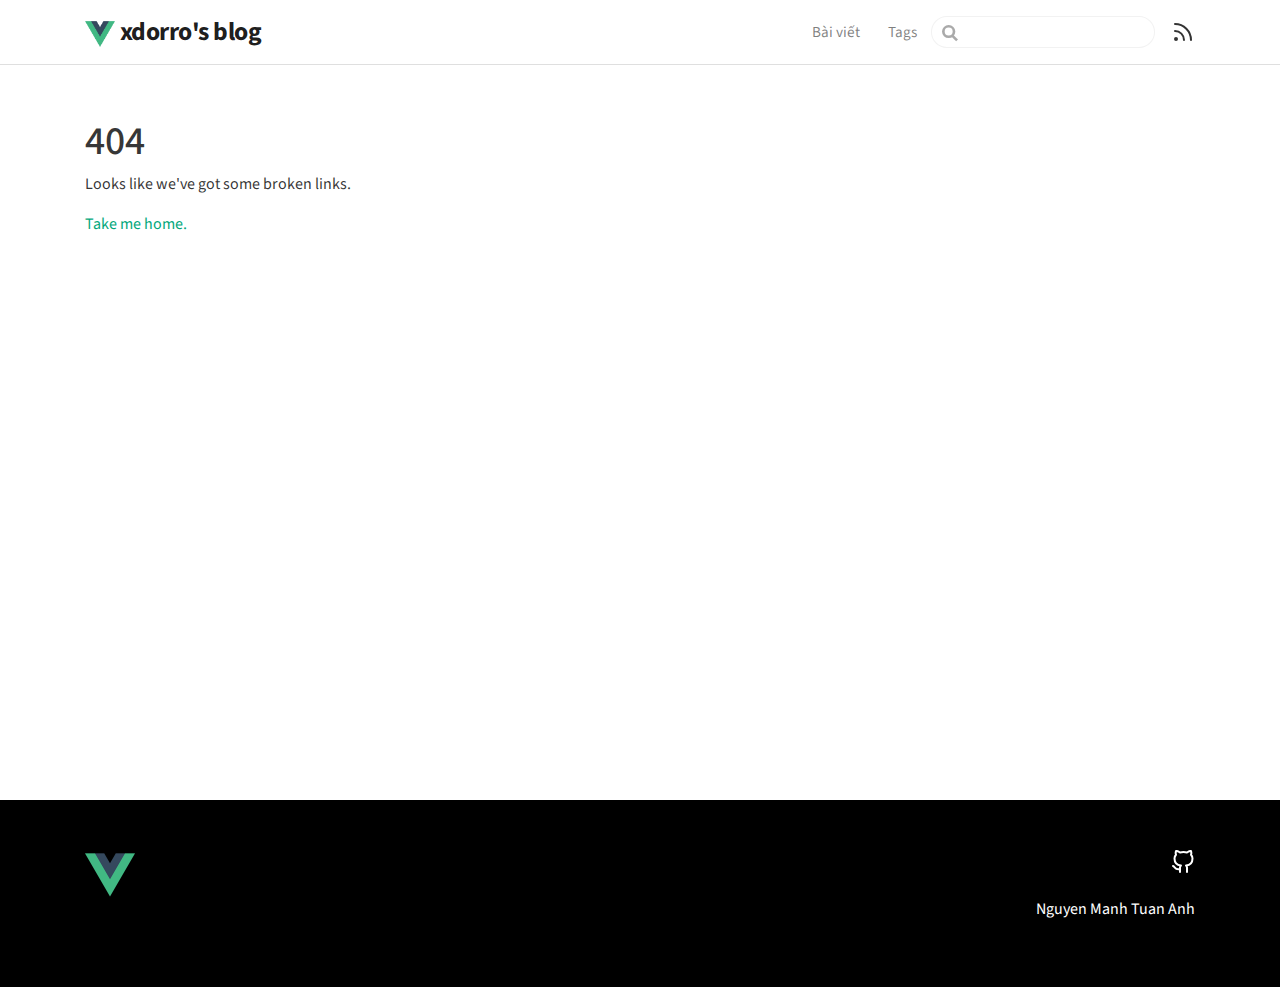
<file: tag/pi network/index.html>
<!DOCTYPE html>
<html lang="en-US">
  <head>
    <meta charset="utf-8">
    <meta name="viewport" content="width=device-width,initial-scale=1">
    <title>pi network Tag | xdorro&#39;s blog</title>
    <meta name="generator" content="VuePress 1.8.1">
    <link rel="alternate" type="application/rss+xml" href="https://xdorro.github.io/rss.xml" title="xdorro&#39;s blog RSS Feed">
    <link rel="alternate" type="application/atom+xml" href="https://xdorro.github.io/feed.atom" title="xdorro&#39;s blog Atom Feed">
    <link rel="alternate" type="application/json" href="https://xdorro.github.io/feed.json" title="xdorro&#39;s blog JSON Feed">
    <meta name="description" content="Blog cá nhân của xdorro">
    <meta name="google-site-verification" content="GlKV5sSgZMfOOPLgfvVA4_r8Wsdsgy6pHp-OzrkCLPQ">
    
    <link rel="preload" href="/assets/css/0.styles.dbc7e131.css" as="style"><link rel="preload" href="/assets/js/app.5e3f4275.js" as="script"><link rel="preload" href="/assets/js/5.2d372deb.js" as="script"><link rel="preload" href="/assets/js/9.9694a354.js" as="script"><link rel="preload" href="/assets/js/4.4742b586.js" as="script"><link rel="prefetch" href="/assets/js/10.bb37d0ce.js"><link rel="prefetch" href="/assets/js/11.69e3841d.js"><link rel="prefetch" href="/assets/js/12.0ac68449.js"><link rel="prefetch" href="/assets/js/13.181534c1.js"><link rel="prefetch" href="/assets/js/14.9f2e6011.js"><link rel="prefetch" href="/assets/js/15.031d5adc.js"><link rel="prefetch" href="/assets/js/3.6d1bf485.js"><link rel="prefetch" href="/assets/js/6.794dd642.js"><link rel="prefetch" href="/assets/js/7.e76a00c5.js"><link rel="prefetch" href="/assets/js/8.656eed41.js"><link rel="prefetch" href="/assets/js/vuejs-paginate.1e3a7564.js">
    <link rel="stylesheet" href="/assets/css/0.styles.dbc7e131.css">
  </head>
  <body>
    <div id="app" data-server-rendered="true"><div id="vuepress-theme-blog__global-layout"><section id="header-wrapper"><header id="header"><div class="header-wrapper"><nav class="navbar navbar-expand-md navbar-light bg-white fixed-top"><div class="container"><a href="/" class="navbar-brand"><img src="/assets/img/logo.png"> xdorro's blog
          </a> <button type="button" data-toggle="collapse" data-target="#navbarsExampleDefault" aria-controls="navbarsExampleDefault" aria-expanded="false" aria-label="Toggle navigation" class="navbar-toggler"><span class="navbar-toggler-icon"></span></button> <div id="navbarsExampleDefault" class="collapse navbar-collapse"><ul class="navbar-nav ml-auto"><li class="nav-item"><a href="/" class="nav-link">Bài viết</a></li><li class="nav-item"><a href="/tag/" class="nav-link router-link-active">Tags</a></li> <div class="search-box"><input aria-label="Search" autocomplete="off" spellcheck="false" value=""> <!----></div> <a href="./rss.xml" class="feed"><svg xmlns="http://www.w3.org/2000/svg" width="24" height="24" viewBox="0 0 24 24" fill="none" stroke="currentColor" stroke-width="2" stroke-linecap="round" stroke-linejoin="round" class="feather feather-rss"><path d="M4 11a9 9 0 0 1 9 9"></path><path d="M4 4a16 16 0 0 1 16 16"></path><circle cx="5" cy="19" r="1"></circle></svg></a></ul></div></div></nav></div></header></section> <div id="mobile-header"><div class="mobile-header-bar"><div class="mobile-header-title"><a href="/" class="mobile-home-link navbar-brand"><img src="/assets/img/logo.png"> xdorro's blog
      </a> <svg xmlns="http://www.w3.org/2000/svg" width="24" height="24" viewBox="0 0 24 24" fill="none" stroke="currentColor" stroke-width="2" stroke-linecap="round" stroke-linejoin="round" class="feather feather-menu"><line x1="3" y1="12" x2="21" y2="12"></line><line x1="3" y1="6" x2="21" y2="6"></line><line x1="3" y1="18" x2="21" y2="18"></line></svg></div> <div class="mobile-menu-wrapper"><hr class="menu-divider"> <ul class="mobile-nav"><li class="mobile-nav-item"><a href="/">Bài viết</a></li><li class="mobile-nav-item"><a href="/tag/" class="router-link-active">Tags</a></li> <li class="mobile-nav-item"><a href="./rss.xml" class="feed"><svg xmlns="http://www.w3.org/2000/svg" width="24" height="24" viewBox="0 0 24 24" fill="none" stroke="currentColor" stroke-width="2" stroke-linecap="round" stroke-linejoin="round" class="feather feather-rss"><path d="M4 11a9 9 0 0 1 9 9"></path><path d="M4 4a16 16 0 0 1 16 16"></path><circle cx="5" cy="19" r="1"></circle></svg></a></li></ul></div></div></div> <div class="container wrapmain"><div><div id=""><div itemscope="itemscope" itemtype="http://schema.org/Blog" class="card-panel-content row"><article itemprop="blogPost" itemscope="itemscope" itemtype="https://schema.org/BlogPosting" class="ui-post entry col-md-4 card-container"><meta itemprop="mainEntityOfPage" content="/2021/02/21/giao-dich-trao-doi-pi-ky-la-nhat-ke-tu-khi-pi-network-ra-doi/"> <div class="entry card h-100"><div class="card-header-image"><a href="/2021/02/21/giao-dich-trao-doi-pi-ky-la-nhat-ke-tu-khi-pi-network-ra-doi/"><img src="/assets/img/pi-china-exchange-2.png"></a></div> <div class="card-inside"><div class="card-subheading"><div itemprop="keywords" class="ui-post-meta ui-post-tag"><a href="/tag/pi">
                pi
              </a><a href="/tag/pi network" aria-current="page" class="router-link-exact-active router-link-active">
                pi network
              </a><a href="/tag/pi coin">
                pi coin
              </a><a href="/tag/pi node">
                pi node
              </a><a href="/tag/blockchain">
                blockchain
              </a></div></div> <h2 itemprop="name headline" class="heading"><a href="/2021/02/21/giao-dich-trao-doi-pi-ky-la-nhat-ke-tu-khi-pi-network-ra-doi/" class="heading">Giao dịch trao đổi Pi kỳ lạ nhất kể từ khi Pi Network ra đời!</a></h2> <p itemprop="description">
            Sau nhiều lần theo dõi các hoạt động trao đổi, đủ loại mặt hàng, tôi tổng hợp tính toán rất nhiều
          </p></div> <div class="meta-bottom mt-auto"><div><span class="nav-item"><div class="d-flex"><a class="profile-avatar"><img src="/assets/img/xdorro.jpg" alt="xdorro" class="avatar-image"></a> <div class="meta"><div><span class="username">xdorro</span>  
                  </div> <div></div></div></div></span></div> <div class="date"><time pubdate itemprop="datePublished" datetime="2021-2-21">
              Sun Feb 21 2021
            </time></div></div></div></article><article itemprop="blogPost" itemscope="itemscope" itemtype="https://schema.org/BlogPosting" class="ui-post entry col-md-4 card-container"><meta itemprop="mainEntityOfPage" content="/2021/02/20/doan-xem-pi-se-duoc-phat-hanh-nhu-the-nao/"> <div class="entry card h-100"><div class="card-header-image"><a href="/2021/02/20/doan-xem-pi-se-duoc-phat-hanh-nhu-the-nao/"><img src="/assets/img/pi-network.jpg"></a></div> <div class="card-inside"><div class="card-subheading"><div itemprop="keywords" class="ui-post-meta ui-post-tag"><a href="/tag/pi">
                pi
              </a><a href="/tag/pi network" aria-current="page" class="router-link-exact-active router-link-active">
                pi network
              </a><a href="/tag/pi coin">
                pi coin
              </a><a href="/tag/pi node">
                pi node
              </a></div></div> <h2 itemprop="name headline" class="heading"><a href="/2021/02/20/doan-xem-pi-se-duoc-phat-hanh-nhu-the-nao/" class="heading">Đoán xem Pi sẽ được phát hành như thế nào?</a></h2> <p itemprop="description">
            Khi tham gia vào bất cứ dự án đầu tư nào, 1 câu hỏi được đặt ra là liệu nó có an toàn hay không, có lừa đảo hay không?
          </p></div> <div class="meta-bottom mt-auto"><div><span class="nav-item"><div class="d-flex"><a class="profile-avatar"><img src="/assets/img/xdorro.jpg" alt="xdorro" class="avatar-image"></a> <div class="meta"><div><span class="username">xdorro</span>  
                  </div> <div></div></div></div></span></div> <div class="date"><time pubdate itemprop="datePublished" datetime="2021-2-20">
              Sat Feb 20 2021
            </time></div></div></div></article><article itemprop="blogPost" itemscope="itemscope" itemtype="https://schema.org/BlogPosting" class="ui-post entry col-md-4 card-container"><meta itemprop="mainEntityOfPage" content="/2021/02/20/tham-vong-cua-pi-qua-lon-nicolas-thuc-su-khong-phai-la-nguoi-binh-thuong/"> <div class="entry card h-100"><div class="card-header-image"><a href="/2021/02/20/tham-vong-cua-pi-qua-lon-nicolas-thuc-su-khong-phai-la-nguoi-binh-thuong/"><img src="/assets/img/pinetwork-offical.png"></a></div> <div class="card-inside"><div class="card-subheading"><div itemprop="keywords" class="ui-post-meta ui-post-tag"><a href="/tag/pi">
                pi
              </a><a href="/tag/pi network" aria-current="page" class="router-link-exact-active router-link-active">
                pi network
              </a><a href="/tag/pi coin">
                pi coin
              </a><a href="/tag/pi node">
                pi node
              </a><a href="/tag/blockchain">
                blockchain
              </a></div></div> <h2 itemprop="name headline" class="heading"><a href="/2021/02/20/tham-vong-cua-pi-qua-lon-nicolas-thuc-su-khong-phai-la-nguoi-binh-thuong/" class="heading">Tham vọng của Pi quá lớn! Nicolas thực sự không phải là người bình thường</a></h2> <p itemprop="description">
            Hình ảnh này cho thấy tham vọng của Nicolas và Pi Network. Hiện tại, người dùng tích cực của Pi đã vượt quá 13 triệu Pioneers.
          </p></div> <div class="meta-bottom mt-auto"><div><span class="nav-item"><div class="d-flex"><a class="profile-avatar"><img src="/assets/img/xdorro.jpg" alt="xdorro" class="avatar-image"></a> <div class="meta"><div><span class="username">xdorro</span>  
                  </div> <div></div></div></div></span></div> <div class="date"><time pubdate itemprop="datePublished" datetime="2021-2-20">
              Sat Feb 20 2021
            </time></div></div></div></article></div> <!----></div></div></div> <footer class="themefooter"><div class="container"><div class="row justify-content-between"><div class="col"><a href="/"><img src="/assets/img/logo.png" class="logofooter"></a></div> <div class="col text-right"><ul class="list-unstyled"><li class="contact-item"><a href="https://github.com/xdorro" target="_blank" rel="noopener noreferrer" class="external"><svg xmlns="http://www.w3.org/2000/svg" width="24" height="24" viewBox="0 0 24 24" fill="none" stroke="currentColor" stroke-width="2" stroke-linecap="round" stroke-linejoin="round" class="feather feather-github"><path d="M9 19c-5 1.5-5-2.5-7-3m14 6v-3.87a3.37 3.37 0 0 0-.94-2.61c3.14-.35 6.44-1.54 6.44-7A5.44 5.44 0 0 0 20 4.77 5.07 5.07 0 0 0 19.91 1S18.73.65 16 2.48a13.38 13.38 0 0 0-7 0C6.27.65 5.09 1 5.09 1A5.07 5.07 0 0 0 5 4.77a5.44 5.44 0 0 0-1.5 3.78c0 5.42 3.3 6.61 6.44 7A3.37 3.37 0 0 0 9 18.13V22"></path></svg>
              
            </a></li></ul> <ul class="list-unstyled"><li class="copyright-item"><a href="https://github.com/xdorro" target="_blank" rel="noopener noreferrer" class="external">Nguyen Manh Tuan Anh</a></li></ul></div></div></div></footer></div><div class="global-ui"></div></div>
    <script src="/assets/js/app.5e3f4275.js" defer></script><script src="/assets/js/5.2d372deb.js" defer></script><script src="/assets/js/9.9694a354.js" defer></script><script src="/assets/js/4.4742b586.js" defer></script>
  </body>
</html>
</file>
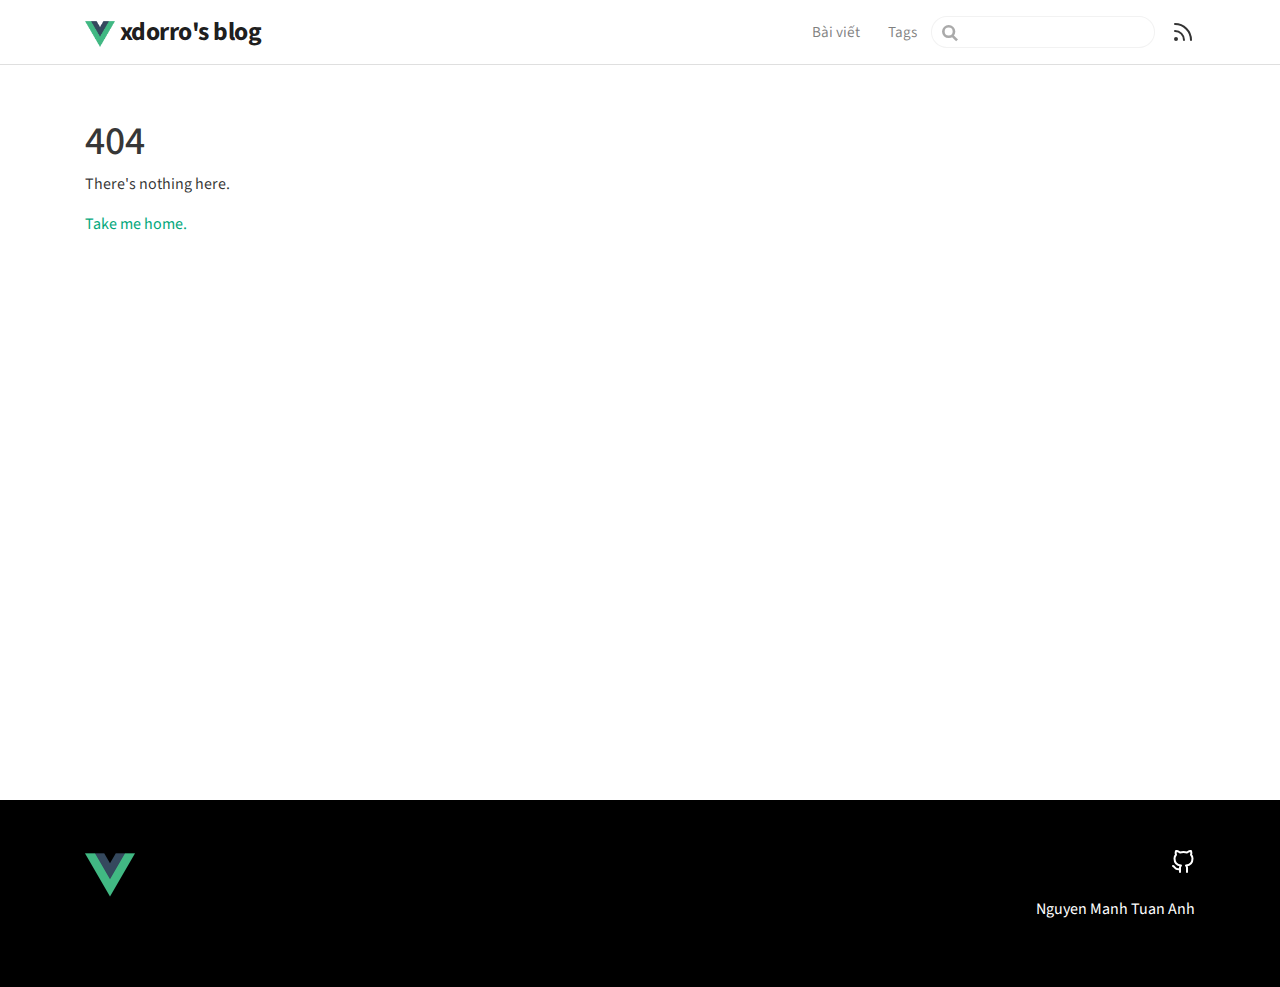
<file: tag/pi node/index.html>
<!DOCTYPE html>
<html lang="en-US">
  <head>
    <meta charset="utf-8">
    <meta name="viewport" content="width=device-width,initial-scale=1">
    <title>pi node Tag | xdorro&#39;s blog</title>
    <meta name="generator" content="VuePress 1.8.1">
    <link rel="alternate" type="application/rss+xml" href="https://xdorro.github.io/rss.xml" title="xdorro&#39;s blog RSS Feed">
    <link rel="alternate" type="application/atom+xml" href="https://xdorro.github.io/feed.atom" title="xdorro&#39;s blog Atom Feed">
    <link rel="alternate" type="application/json" href="https://xdorro.github.io/feed.json" title="xdorro&#39;s blog JSON Feed">
    <meta name="description" content="Blog cá nhân của xdorro">
    <meta name="google-site-verification" content="GlKV5sSgZMfOOPLgfvVA4_r8Wsdsgy6pHp-OzrkCLPQ">
    
    <link rel="preload" href="/assets/css/0.styles.dbc7e131.css" as="style"><link rel="preload" href="/assets/js/app.5e3f4275.js" as="script"><link rel="preload" href="/assets/js/5.2d372deb.js" as="script"><link rel="preload" href="/assets/js/9.9694a354.js" as="script"><link rel="preload" href="/assets/js/4.4742b586.js" as="script"><link rel="prefetch" href="/assets/js/10.bb37d0ce.js"><link rel="prefetch" href="/assets/js/11.69e3841d.js"><link rel="prefetch" href="/assets/js/12.0ac68449.js"><link rel="prefetch" href="/assets/js/13.181534c1.js"><link rel="prefetch" href="/assets/js/14.9f2e6011.js"><link rel="prefetch" href="/assets/js/15.031d5adc.js"><link rel="prefetch" href="/assets/js/3.6d1bf485.js"><link rel="prefetch" href="/assets/js/6.794dd642.js"><link rel="prefetch" href="/assets/js/7.e76a00c5.js"><link rel="prefetch" href="/assets/js/8.656eed41.js"><link rel="prefetch" href="/assets/js/vuejs-paginate.1e3a7564.js">
    <link rel="stylesheet" href="/assets/css/0.styles.dbc7e131.css">
  </head>
  <body>
    <div id="app" data-server-rendered="true"><div id="vuepress-theme-blog__global-layout"><section id="header-wrapper"><header id="header"><div class="header-wrapper"><nav class="navbar navbar-expand-md navbar-light bg-white fixed-top"><div class="container"><a href="/" class="navbar-brand"><img src="/assets/img/logo.png"> xdorro's blog
          </a> <button type="button" data-toggle="collapse" data-target="#navbarsExampleDefault" aria-controls="navbarsExampleDefault" aria-expanded="false" aria-label="Toggle navigation" class="navbar-toggler"><span class="navbar-toggler-icon"></span></button> <div id="navbarsExampleDefault" class="collapse navbar-collapse"><ul class="navbar-nav ml-auto"><li class="nav-item"><a href="/" class="nav-link">Bài viết</a></li><li class="nav-item"><a href="/tag/" class="nav-link router-link-active">Tags</a></li> <div class="search-box"><input aria-label="Search" autocomplete="off" spellcheck="false" value=""> <!----></div> <a href="./rss.xml" class="feed"><svg xmlns="http://www.w3.org/2000/svg" width="24" height="24" viewBox="0 0 24 24" fill="none" stroke="currentColor" stroke-width="2" stroke-linecap="round" stroke-linejoin="round" class="feather feather-rss"><path d="M4 11a9 9 0 0 1 9 9"></path><path d="M4 4a16 16 0 0 1 16 16"></path><circle cx="5" cy="19" r="1"></circle></svg></a></ul></div></div></nav></div></header></section> <div id="mobile-header"><div class="mobile-header-bar"><div class="mobile-header-title"><a href="/" class="mobile-home-link navbar-brand"><img src="/assets/img/logo.png"> xdorro's blog
      </a> <svg xmlns="http://www.w3.org/2000/svg" width="24" height="24" viewBox="0 0 24 24" fill="none" stroke="currentColor" stroke-width="2" stroke-linecap="round" stroke-linejoin="round" class="feather feather-menu"><line x1="3" y1="12" x2="21" y2="12"></line><line x1="3" y1="6" x2="21" y2="6"></line><line x1="3" y1="18" x2="21" y2="18"></line></svg></div> <div class="mobile-menu-wrapper"><hr class="menu-divider"> <ul class="mobile-nav"><li class="mobile-nav-item"><a href="/">Bài viết</a></li><li class="mobile-nav-item"><a href="/tag/" class="router-link-active">Tags</a></li> <li class="mobile-nav-item"><a href="./rss.xml" class="feed"><svg xmlns="http://www.w3.org/2000/svg" width="24" height="24" viewBox="0 0 24 24" fill="none" stroke="currentColor" stroke-width="2" stroke-linecap="round" stroke-linejoin="round" class="feather feather-rss"><path d="M4 11a9 9 0 0 1 9 9"></path><path d="M4 4a16 16 0 0 1 16 16"></path><circle cx="5" cy="19" r="1"></circle></svg></a></li></ul></div></div></div> <div class="container wrapmain"><div><div id=""><div itemscope="itemscope" itemtype="http://schema.org/Blog" class="card-panel-content row"><article itemprop="blogPost" itemscope="itemscope" itemtype="https://schema.org/BlogPosting" class="ui-post entry col-md-4 card-container"><meta itemprop="mainEntityOfPage" content="/2021/02/21/giao-dich-trao-doi-pi-ky-la-nhat-ke-tu-khi-pi-network-ra-doi/"> <div class="entry card h-100"><div class="card-header-image"><a href="/2021/02/21/giao-dich-trao-doi-pi-ky-la-nhat-ke-tu-khi-pi-network-ra-doi/"><img src="/assets/img/pi-china-exchange-2.png"></a></div> <div class="card-inside"><div class="card-subheading"><div itemprop="keywords" class="ui-post-meta ui-post-tag"><a href="/tag/pi">
                pi
              </a><a href="/tag/pi network">
                pi network
              </a><a href="/tag/pi coin">
                pi coin
              </a><a href="/tag/pi node" aria-current="page" class="router-link-exact-active router-link-active">
                pi node
              </a><a href="/tag/blockchain">
                blockchain
              </a></div></div> <h2 itemprop="name headline" class="heading"><a href="/2021/02/21/giao-dich-trao-doi-pi-ky-la-nhat-ke-tu-khi-pi-network-ra-doi/" class="heading">Giao dịch trao đổi Pi kỳ lạ nhất kể từ khi Pi Network ra đời!</a></h2> <p itemprop="description">
            Sau nhiều lần theo dõi các hoạt động trao đổi, đủ loại mặt hàng, tôi tổng hợp tính toán rất nhiều
          </p></div> <div class="meta-bottom mt-auto"><div><span class="nav-item"><div class="d-flex"><a class="profile-avatar"><img src="/assets/img/xdorro.jpg" alt="xdorro" class="avatar-image"></a> <div class="meta"><div><span class="username">xdorro</span>  
                  </div> <div></div></div></div></span></div> <div class="date"><time pubdate itemprop="datePublished" datetime="2021-2-21">
              Sun Feb 21 2021
            </time></div></div></div></article><article itemprop="blogPost" itemscope="itemscope" itemtype="https://schema.org/BlogPosting" class="ui-post entry col-md-4 card-container"><meta itemprop="mainEntityOfPage" content="/2021/02/20/doan-xem-pi-se-duoc-phat-hanh-nhu-the-nao/"> <div class="entry card h-100"><div class="card-header-image"><a href="/2021/02/20/doan-xem-pi-se-duoc-phat-hanh-nhu-the-nao/"><img src="/assets/img/pi-network.jpg"></a></div> <div class="card-inside"><div class="card-subheading"><div itemprop="keywords" class="ui-post-meta ui-post-tag"><a href="/tag/pi">
                pi
              </a><a href="/tag/pi network">
                pi network
              </a><a href="/tag/pi coin">
                pi coin
              </a><a href="/tag/pi node" aria-current="page" class="router-link-exact-active router-link-active">
                pi node
              </a></div></div> <h2 itemprop="name headline" class="heading"><a href="/2021/02/20/doan-xem-pi-se-duoc-phat-hanh-nhu-the-nao/" class="heading">Đoán xem Pi sẽ được phát hành như thế nào?</a></h2> <p itemprop="description">
            Khi tham gia vào bất cứ dự án đầu tư nào, 1 câu hỏi được đặt ra là liệu nó có an toàn hay không, có lừa đảo hay không?
          </p></div> <div class="meta-bottom mt-auto"><div><span class="nav-item"><div class="d-flex"><a class="profile-avatar"><img src="/assets/img/xdorro.jpg" alt="xdorro" class="avatar-image"></a> <div class="meta"><div><span class="username">xdorro</span>  
                  </div> <div></div></div></div></span></div> <div class="date"><time pubdate itemprop="datePublished" datetime="2021-2-20">
              Sat Feb 20 2021
            </time></div></div></div></article><article itemprop="blogPost" itemscope="itemscope" itemtype="https://schema.org/BlogPosting" class="ui-post entry col-md-4 card-container"><meta itemprop="mainEntityOfPage" content="/2021/02/20/tham-vong-cua-pi-qua-lon-nicolas-thuc-su-khong-phai-la-nguoi-binh-thuong/"> <div class="entry card h-100"><div class="card-header-image"><a href="/2021/02/20/tham-vong-cua-pi-qua-lon-nicolas-thuc-su-khong-phai-la-nguoi-binh-thuong/"><img src="/assets/img/pinetwork-offical.png"></a></div> <div class="card-inside"><div class="card-subheading"><div itemprop="keywords" class="ui-post-meta ui-post-tag"><a href="/tag/pi">
                pi
              </a><a href="/tag/pi network">
                pi network
              </a><a href="/tag/pi coin">
                pi coin
              </a><a href="/tag/pi node" aria-current="page" class="router-link-exact-active router-link-active">
                pi node
              </a><a href="/tag/blockchain">
                blockchain
              </a></div></div> <h2 itemprop="name headline" class="heading"><a href="/2021/02/20/tham-vong-cua-pi-qua-lon-nicolas-thuc-su-khong-phai-la-nguoi-binh-thuong/" class="heading">Tham vọng của Pi quá lớn! Nicolas thực sự không phải là người bình thường</a></h2> <p itemprop="description">
            Hình ảnh này cho thấy tham vọng của Nicolas và Pi Network. Hiện tại, người dùng tích cực của Pi đã vượt quá 13 triệu Pioneers.
          </p></div> <div class="meta-bottom mt-auto"><div><span class="nav-item"><div class="d-flex"><a class="profile-avatar"><img src="/assets/img/xdorro.jpg" alt="xdorro" class="avatar-image"></a> <div class="meta"><div><span class="username">xdorro</span>  
                  </div> <div></div></div></div></span></div> <div class="date"><time pubdate itemprop="datePublished" datetime="2021-2-20">
              Sat Feb 20 2021
            </time></div></div></div></article></div> <!----></div></div></div> <footer class="themefooter"><div class="container"><div class="row justify-content-between"><div class="col"><a href="/"><img src="/assets/img/logo.png" class="logofooter"></a></div> <div class="col text-right"><ul class="list-unstyled"><li class="contact-item"><a href="https://github.com/xdorro" target="_blank" rel="noopener noreferrer" class="external"><svg xmlns="http://www.w3.org/2000/svg" width="24" height="24" viewBox="0 0 24 24" fill="none" stroke="currentColor" stroke-width="2" stroke-linecap="round" stroke-linejoin="round" class="feather feather-github"><path d="M9 19c-5 1.5-5-2.5-7-3m14 6v-3.87a3.37 3.37 0 0 0-.94-2.61c3.14-.35 6.44-1.54 6.44-7A5.44 5.44 0 0 0 20 4.77 5.07 5.07 0 0 0 19.91 1S18.73.65 16 2.48a13.38 13.38 0 0 0-7 0C6.27.65 5.09 1 5.09 1A5.07 5.07 0 0 0 5 4.77a5.44 5.44 0 0 0-1.5 3.78c0 5.42 3.3 6.61 6.44 7A3.37 3.37 0 0 0 9 18.13V22"></path></svg>
              
            </a></li></ul> <ul class="list-unstyled"><li class="copyright-item"><a href="https://github.com/xdorro" target="_blank" rel="noopener noreferrer" class="external">Nguyen Manh Tuan Anh</a></li></ul></div></div></div></footer></div><div class="global-ui"></div></div>
    <script src="/assets/js/app.5e3f4275.js" defer></script><script src="/assets/js/5.2d372deb.js" defer></script><script src="/assets/js/9.9694a354.js" defer></script><script src="/assets/js/4.4742b586.js" defer></script>
  </body>
</html>
</file>
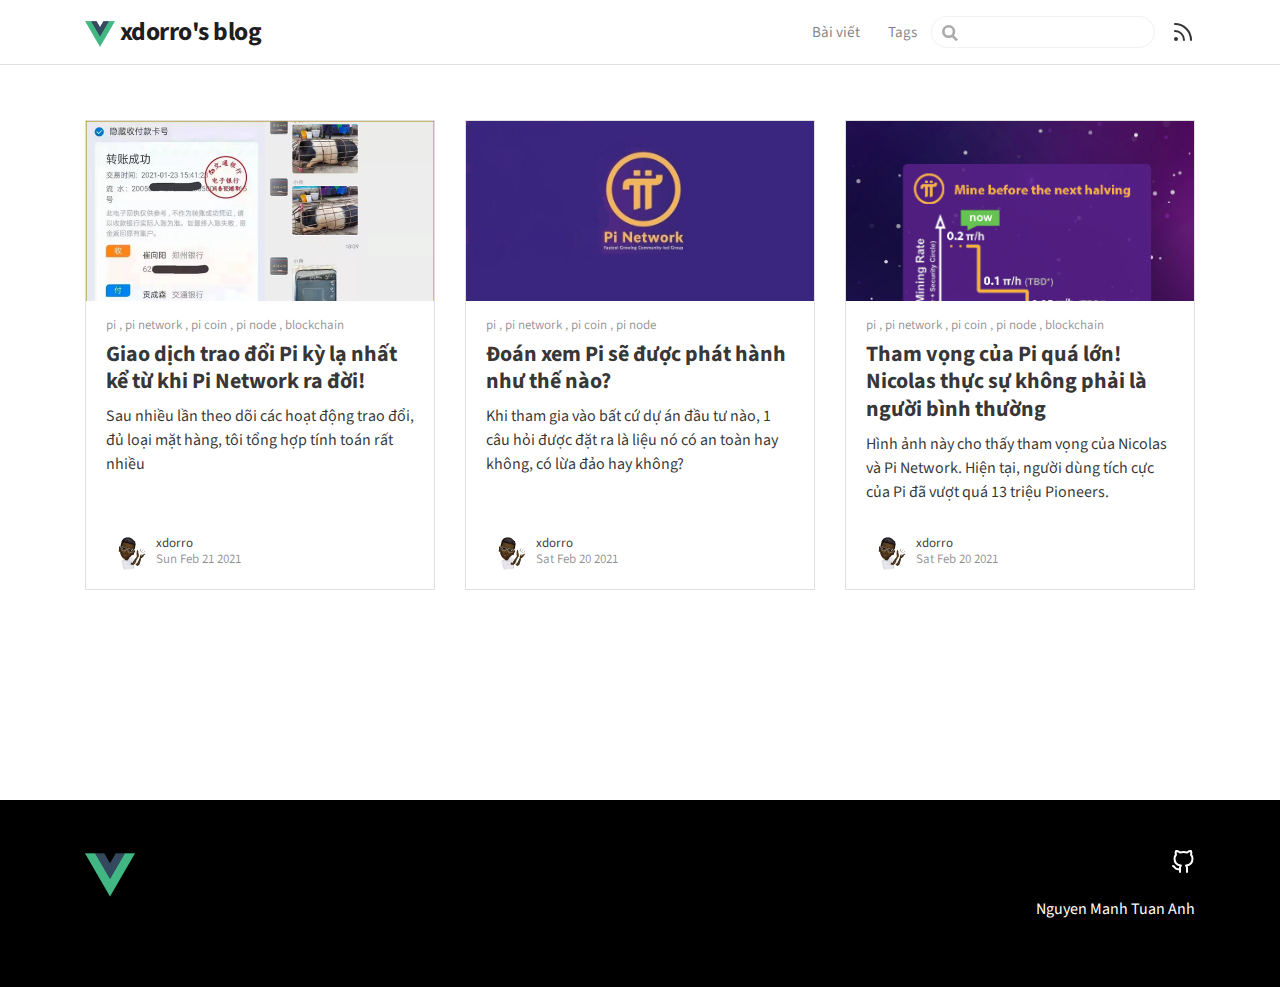
<file: tag/pi/index.html>
<!DOCTYPE html>
<html lang="en-US">
  <head>
    <meta charset="utf-8">
    <meta name="viewport" content="width=device-width,initial-scale=1">
    <title>pi Tag | xdorro&#39;s blog</title>
    <meta name="generator" content="VuePress 1.8.1">
    <link rel="alternate" type="application/rss+xml" href="https://xdorro.github.io/rss.xml" title="xdorro&#39;s blog RSS Feed">
    <link rel="alternate" type="application/atom+xml" href="https://xdorro.github.io/feed.atom" title="xdorro&#39;s blog Atom Feed">
    <link rel="alternate" type="application/json" href="https://xdorro.github.io/feed.json" title="xdorro&#39;s blog JSON Feed">
    <meta name="description" content="Blog cá nhân của xdorro">
    <meta name="google-site-verification" content="GlKV5sSgZMfOOPLgfvVA4_r8Wsdsgy6pHp-OzrkCLPQ">
    
    <link rel="preload" href="/assets/css/0.styles.dbc7e131.css" as="style"><link rel="preload" href="/assets/js/app.5e3f4275.js" as="script"><link rel="preload" href="/assets/js/5.2d372deb.js" as="script"><link rel="preload" href="/assets/js/9.9694a354.js" as="script"><link rel="preload" href="/assets/js/4.4742b586.js" as="script"><link rel="prefetch" href="/assets/js/10.bb37d0ce.js"><link rel="prefetch" href="/assets/js/11.69e3841d.js"><link rel="prefetch" href="/assets/js/12.0ac68449.js"><link rel="prefetch" href="/assets/js/13.181534c1.js"><link rel="prefetch" href="/assets/js/14.9f2e6011.js"><link rel="prefetch" href="/assets/js/15.031d5adc.js"><link rel="prefetch" href="/assets/js/3.6d1bf485.js"><link rel="prefetch" href="/assets/js/6.794dd642.js"><link rel="prefetch" href="/assets/js/7.e76a00c5.js"><link rel="prefetch" href="/assets/js/8.656eed41.js"><link rel="prefetch" href="/assets/js/vuejs-paginate.1e3a7564.js">
    <link rel="stylesheet" href="/assets/css/0.styles.dbc7e131.css">
  </head>
  <body>
    <div id="app" data-server-rendered="true"><div id="vuepress-theme-blog__global-layout"><section id="header-wrapper"><header id="header"><div class="header-wrapper"><nav class="navbar navbar-expand-md navbar-light bg-white fixed-top"><div class="container"><a href="/" class="navbar-brand"><img src="/assets/img/logo.png"> xdorro's blog
          </a> <button type="button" data-toggle="collapse" data-target="#navbarsExampleDefault" aria-controls="navbarsExampleDefault" aria-expanded="false" aria-label="Toggle navigation" class="navbar-toggler"><span class="navbar-toggler-icon"></span></button> <div id="navbarsExampleDefault" class="collapse navbar-collapse"><ul class="navbar-nav ml-auto"><li class="nav-item"><a href="/" class="nav-link">Bài viết</a></li><li class="nav-item"><a href="/tag/" class="nav-link router-link-active">Tags</a></li> <div class="search-box"><input aria-label="Search" autocomplete="off" spellcheck="false" value=""> <!----></div> <a href="./rss.xml" class="feed"><svg xmlns="http://www.w3.org/2000/svg" width="24" height="24" viewBox="0 0 24 24" fill="none" stroke="currentColor" stroke-width="2" stroke-linecap="round" stroke-linejoin="round" class="feather feather-rss"><path d="M4 11a9 9 0 0 1 9 9"></path><path d="M4 4a16 16 0 0 1 16 16"></path><circle cx="5" cy="19" r="1"></circle></svg></a></ul></div></div></nav></div></header></section> <div id="mobile-header"><div class="mobile-header-bar"><div class="mobile-header-title"><a href="/" class="mobile-home-link navbar-brand"><img src="/assets/img/logo.png"> xdorro's blog
      </a> <svg xmlns="http://www.w3.org/2000/svg" width="24" height="24" viewBox="0 0 24 24" fill="none" stroke="currentColor" stroke-width="2" stroke-linecap="round" stroke-linejoin="round" class="feather feather-menu"><line x1="3" y1="12" x2="21" y2="12"></line><line x1="3" y1="6" x2="21" y2="6"></line><line x1="3" y1="18" x2="21" y2="18"></line></svg></div> <div class="mobile-menu-wrapper"><hr class="menu-divider"> <ul class="mobile-nav"><li class="mobile-nav-item"><a href="/">Bài viết</a></li><li class="mobile-nav-item"><a href="/tag/" class="router-link-active">Tags</a></li> <li class="mobile-nav-item"><a href="./rss.xml" class="feed"><svg xmlns="http://www.w3.org/2000/svg" width="24" height="24" viewBox="0 0 24 24" fill="none" stroke="currentColor" stroke-width="2" stroke-linecap="round" stroke-linejoin="round" class="feather feather-rss"><path d="M4 11a9 9 0 0 1 9 9"></path><path d="M4 4a16 16 0 0 1 16 16"></path><circle cx="5" cy="19" r="1"></circle></svg></a></li></ul></div></div></div> <div class="container wrapmain"><div><div id=""><div itemscope="itemscope" itemtype="http://schema.org/Blog" class="card-panel-content row"><article itemprop="blogPost" itemscope="itemscope" itemtype="https://schema.org/BlogPosting" class="ui-post entry col-md-4 card-container"><meta itemprop="mainEntityOfPage" content="/2021/02/21/giao-dich-trao-doi-pi-ky-la-nhat-ke-tu-khi-pi-network-ra-doi/"> <div class="entry card h-100"><div class="card-header-image"><a href="/2021/02/21/giao-dich-trao-doi-pi-ky-la-nhat-ke-tu-khi-pi-network-ra-doi/"><img src="/assets/img/pi-china-exchange-2.png"></a></div> <div class="card-inside"><div class="card-subheading"><div itemprop="keywords" class="ui-post-meta ui-post-tag"><a href="/tag/pi" aria-current="page" class="router-link-exact-active router-link-active">
                pi
              </a><a href="/tag/pi network">
                pi network
              </a><a href="/tag/pi coin">
                pi coin
              </a><a href="/tag/pi node">
                pi node
              </a><a href="/tag/blockchain">
                blockchain
              </a></div></div> <h2 itemprop="name headline" class="heading"><a href="/2021/02/21/giao-dich-trao-doi-pi-ky-la-nhat-ke-tu-khi-pi-network-ra-doi/" class="heading">Giao dịch trao đổi Pi kỳ lạ nhất kể từ khi Pi Network ra đời!</a></h2> <p itemprop="description">
            Sau nhiều lần theo dõi các hoạt động trao đổi, đủ loại mặt hàng, tôi tổng hợp tính toán rất nhiều
          </p></div> <div class="meta-bottom mt-auto"><div><span class="nav-item"><div class="d-flex"><a class="profile-avatar"><img src="/assets/img/xdorro.jpg" alt="xdorro" class="avatar-image"></a> <div class="meta"><div><span class="username">xdorro</span>  
                  </div> <div></div></div></div></span></div> <div class="date"><time pubdate itemprop="datePublished" datetime="2021-2-21">
              Sun Feb 21 2021
            </time></div></div></div></article><article itemprop="blogPost" itemscope="itemscope" itemtype="https://schema.org/BlogPosting" class="ui-post entry col-md-4 card-container"><meta itemprop="mainEntityOfPage" content="/2021/02/20/doan-xem-pi-se-duoc-phat-hanh-nhu-the-nao/"> <div class="entry card h-100"><div class="card-header-image"><a href="/2021/02/20/doan-xem-pi-se-duoc-phat-hanh-nhu-the-nao/"><img src="/assets/img/pi-network.jpg"></a></div> <div class="card-inside"><div class="card-subheading"><div itemprop="keywords" class="ui-post-meta ui-post-tag"><a href="/tag/pi" aria-current="page" class="router-link-exact-active router-link-active">
                pi
              </a><a href="/tag/pi network">
                pi network
              </a><a href="/tag/pi coin">
                pi coin
              </a><a href="/tag/pi node">
                pi node
              </a></div></div> <h2 itemprop="name headline" class="heading"><a href="/2021/02/20/doan-xem-pi-se-duoc-phat-hanh-nhu-the-nao/" class="heading">Đoán xem Pi sẽ được phát hành như thế nào?</a></h2> <p itemprop="description">
            Khi tham gia vào bất cứ dự án đầu tư nào, 1 câu hỏi được đặt ra là liệu nó có an toàn hay không, có lừa đảo hay không?
          </p></div> <div class="meta-bottom mt-auto"><div><span class="nav-item"><div class="d-flex"><a class="profile-avatar"><img src="/assets/img/xdorro.jpg" alt="xdorro" class="avatar-image"></a> <div class="meta"><div><span class="username">xdorro</span>  
                  </div> <div></div></div></div></span></div> <div class="date"><time pubdate itemprop="datePublished" datetime="2021-2-20">
              Sat Feb 20 2021
            </time></div></div></div></article><article itemprop="blogPost" itemscope="itemscope" itemtype="https://schema.org/BlogPosting" class="ui-post entry col-md-4 card-container"><meta itemprop="mainEntityOfPage" content="/2021/02/20/tham-vong-cua-pi-qua-lon-nicolas-thuc-su-khong-phai-la-nguoi-binh-thuong/"> <div class="entry card h-100"><div class="card-header-image"><a href="/2021/02/20/tham-vong-cua-pi-qua-lon-nicolas-thuc-su-khong-phai-la-nguoi-binh-thuong/"><img src="/assets/img/pinetwork-offical.png"></a></div> <div class="card-inside"><div class="card-subheading"><div itemprop="keywords" class="ui-post-meta ui-post-tag"><a href="/tag/pi" aria-current="page" class="router-link-exact-active router-link-active">
                pi
              </a><a href="/tag/pi network">
                pi network
              </a><a href="/tag/pi coin">
                pi coin
              </a><a href="/tag/pi node">
                pi node
              </a><a href="/tag/blockchain">
                blockchain
              </a></div></div> <h2 itemprop="name headline" class="heading"><a href="/2021/02/20/tham-vong-cua-pi-qua-lon-nicolas-thuc-su-khong-phai-la-nguoi-binh-thuong/" class="heading">Tham vọng của Pi quá lớn! Nicolas thực sự không phải là người bình thường</a></h2> <p itemprop="description">
            Hình ảnh này cho thấy tham vọng của Nicolas và Pi Network. Hiện tại, người dùng tích cực của Pi đã vượt quá 13 triệu Pioneers.
          </p></div> <div class="meta-bottom mt-auto"><div><span class="nav-item"><div class="d-flex"><a class="profile-avatar"><img src="/assets/img/xdorro.jpg" alt="xdorro" class="avatar-image"></a> <div class="meta"><div><span class="username">xdorro</span>  
                  </div> <div></div></div></div></span></div> <div class="date"><time pubdate itemprop="datePublished" datetime="2021-2-20">
              Sat Feb 20 2021
            </time></div></div></div></article></div> <!----></div></div></div> <footer class="themefooter"><div class="container"><div class="row justify-content-between"><div class="col"><a href="/"><img src="/assets/img/logo.png" class="logofooter"></a></div> <div class="col text-right"><ul class="list-unstyled"><li class="contact-item"><a href="https://github.com/xdorro" target="_blank" rel="noopener noreferrer" class="external"><svg xmlns="http://www.w3.org/2000/svg" width="24" height="24" viewBox="0 0 24 24" fill="none" stroke="currentColor" stroke-width="2" stroke-linecap="round" stroke-linejoin="round" class="feather feather-github"><path d="M9 19c-5 1.5-5-2.5-7-3m14 6v-3.87a3.37 3.37 0 0 0-.94-2.61c3.14-.35 6.44-1.54 6.44-7A5.44 5.44 0 0 0 20 4.77 5.07 5.07 0 0 0 19.91 1S18.73.65 16 2.48a13.38 13.38 0 0 0-7 0C6.27.65 5.09 1 5.09 1A5.07 5.07 0 0 0 5 4.77a5.44 5.44 0 0 0-1.5 3.78c0 5.42 3.3 6.61 6.44 7A3.37 3.37 0 0 0 9 18.13V22"></path></svg>
              
            </a></li></ul> <ul class="list-unstyled"><li class="copyright-item"><a href="https://github.com/xdorro" target="_blank" rel="noopener noreferrer" class="external">Nguyen Manh Tuan Anh</a></li></ul></div></div></div></footer></div><div class="global-ui"></div></div>
    <script src="/assets/js/app.5e3f4275.js" defer></script><script src="/assets/js/5.2d372deb.js" defer></script><script src="/assets/js/9.9694a354.js" defer></script><script src="/assets/js/4.4742b586.js" defer></script>
  </body>
</html>
</file>
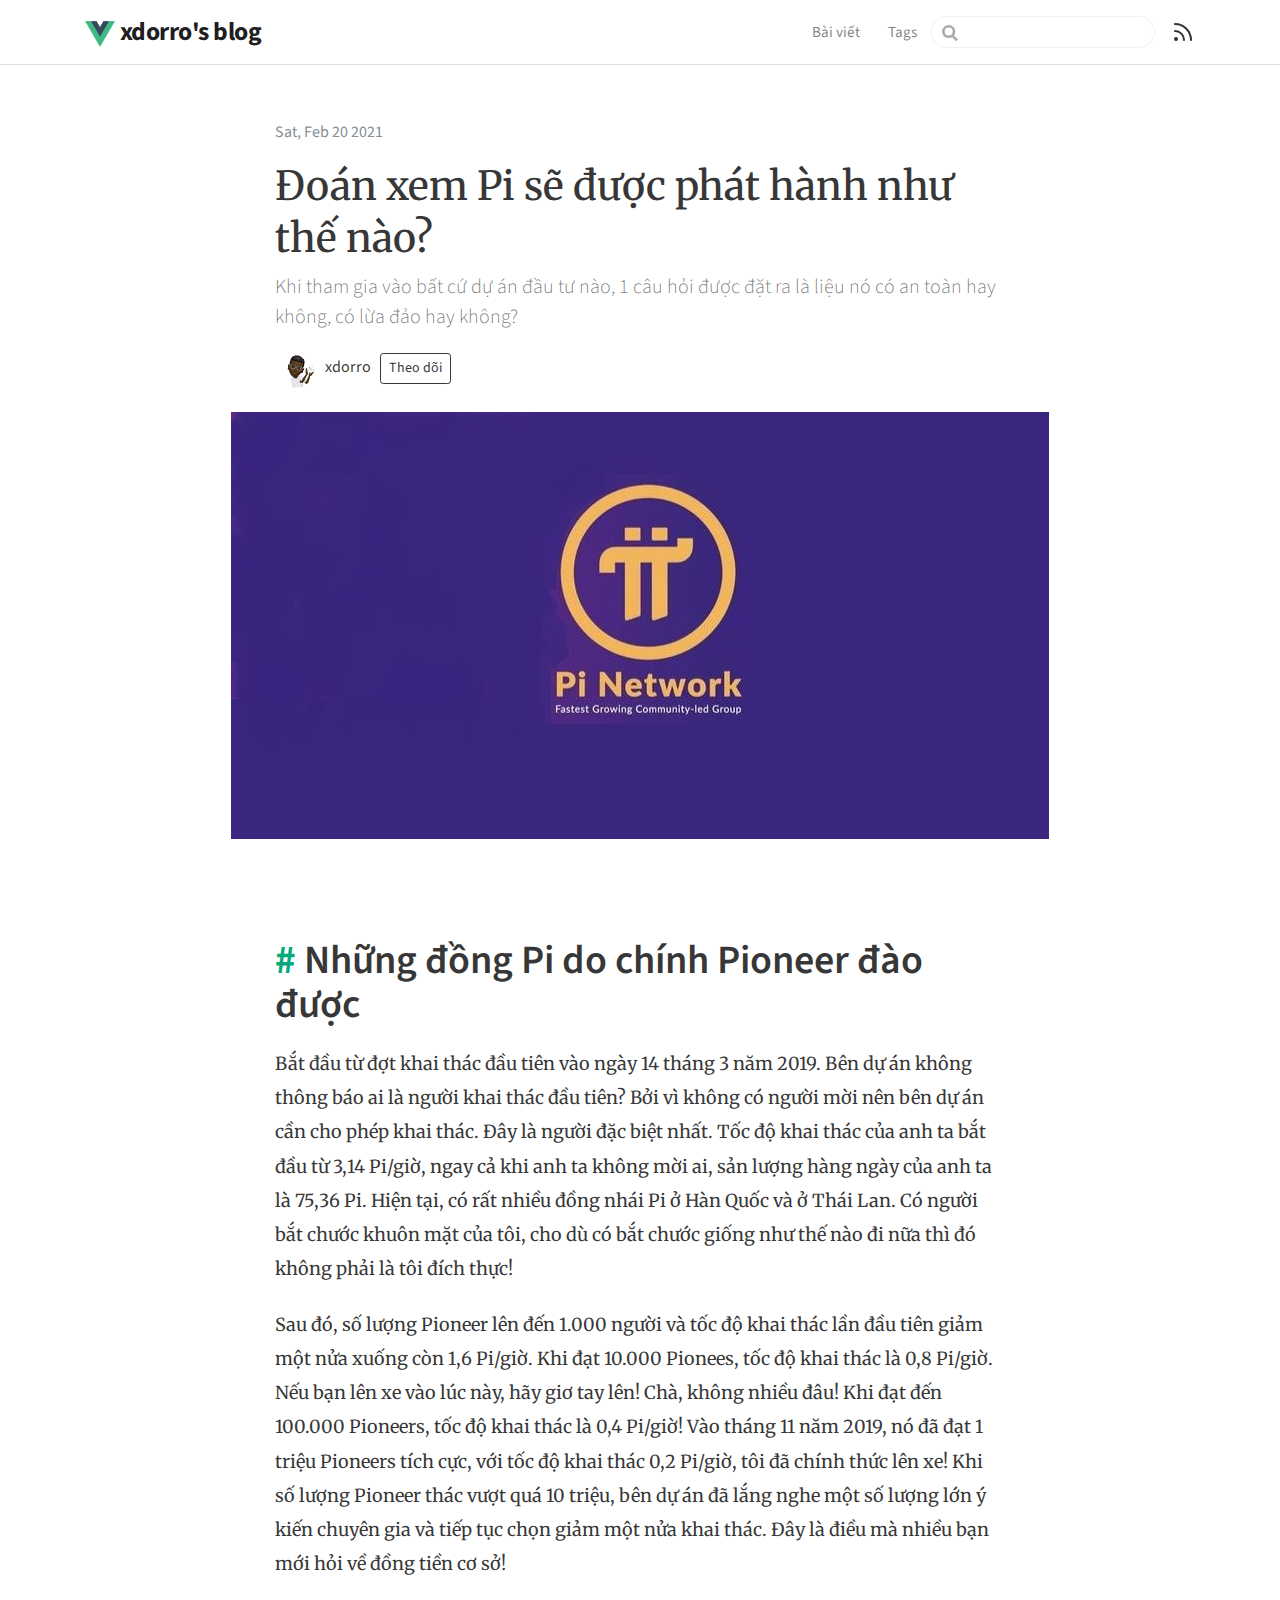
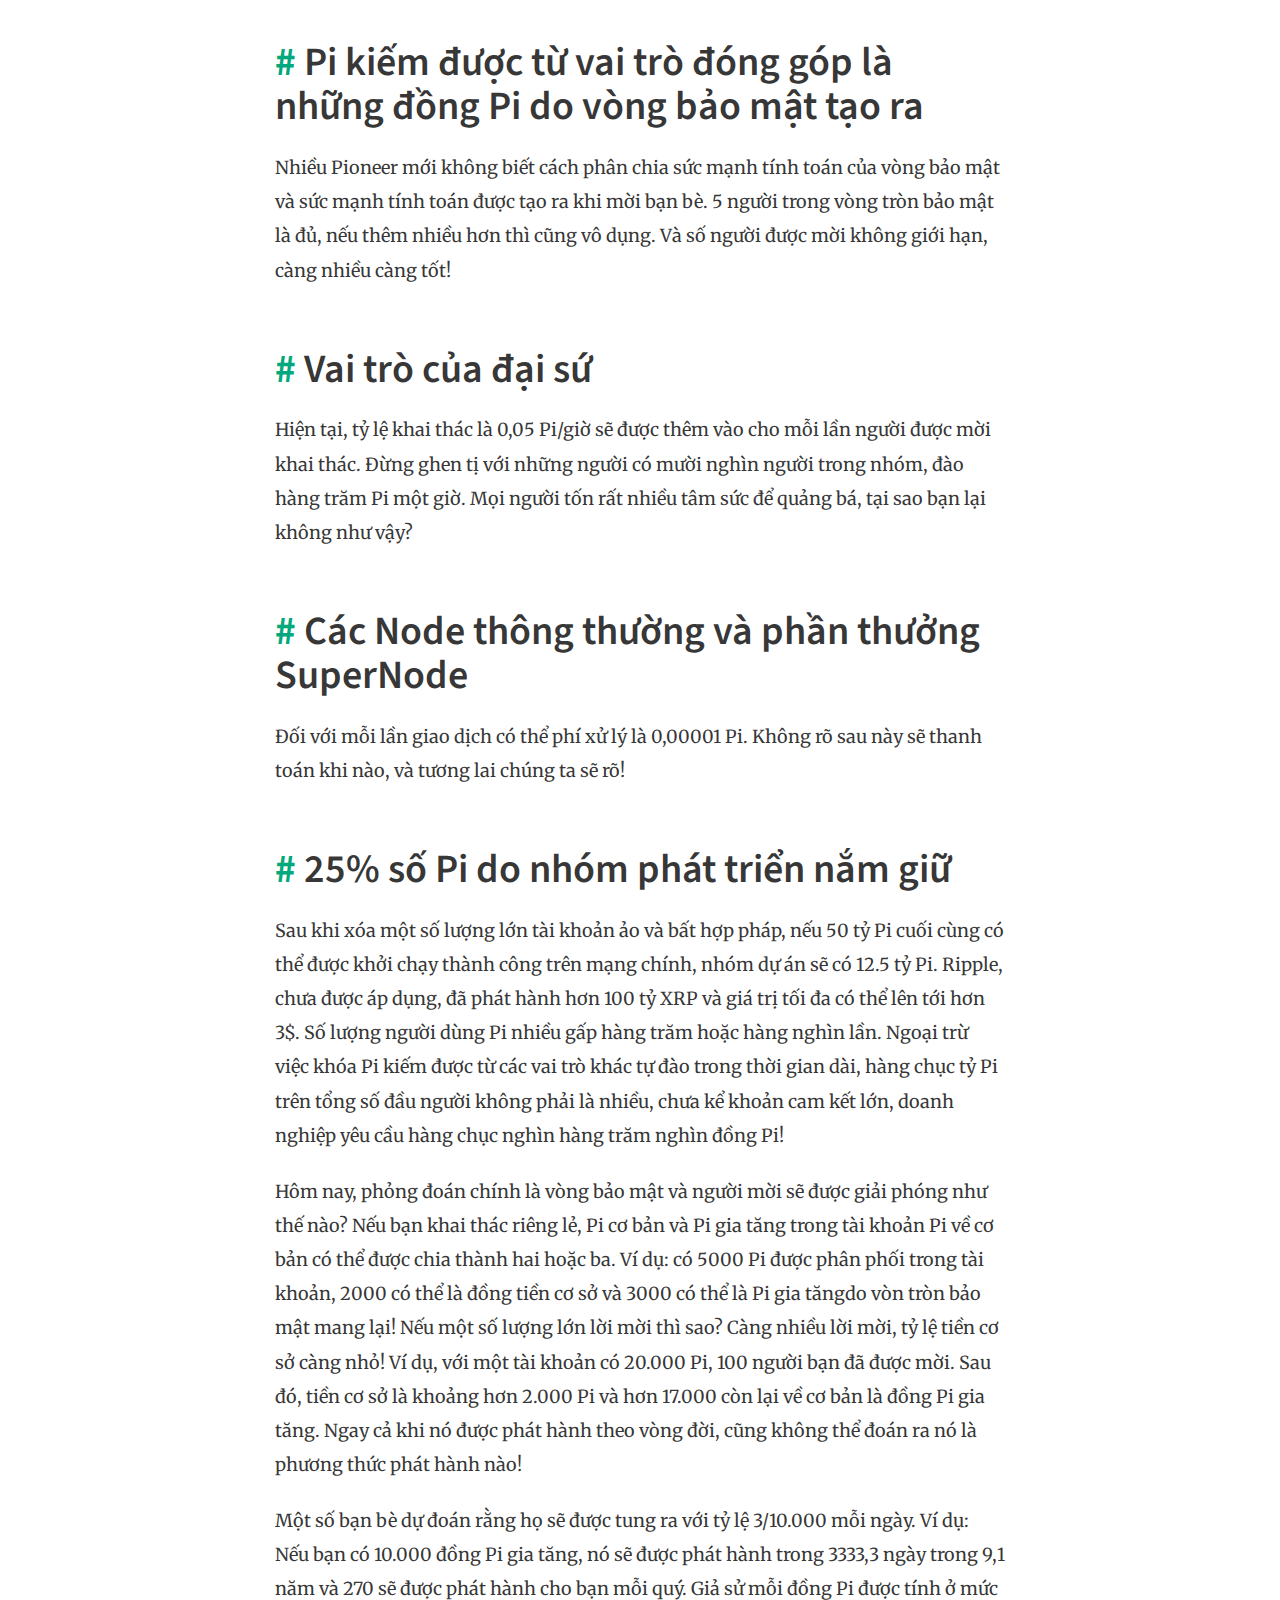
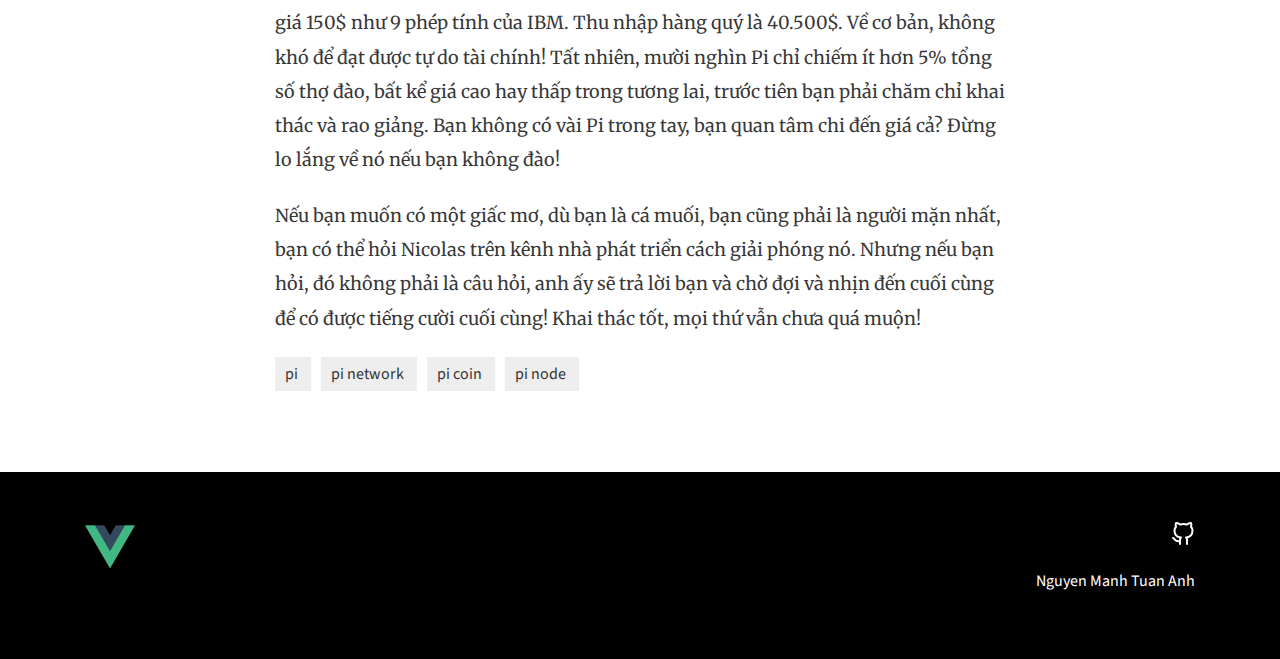
<file: 2021/02/20/doan-xem-pi-se-duoc-phat-hanh-nhu-the-nao/index.html>
<!DOCTYPE html>
<html lang="en-US">
  <head>
    <meta charset="utf-8">
    <meta name="viewport" content="width=device-width,initial-scale=1">
    <title>Đoán xem Pi sẽ được phát hành như thế nào? | xdorro&#39;s blog</title>
    <meta name="generator" content="VuePress 1.8.1">
    <link rel="alternate" type="application/rss+xml" href="https://xdorro.github.io/rss.xml" title="xdorro&#39;s blog RSS Feed">
    <link rel="alternate" type="application/atom+xml" href="https://xdorro.github.io/feed.atom" title="xdorro&#39;s blog Atom Feed">
    <link rel="alternate" type="application/json" href="https://xdorro.github.io/feed.json" title="xdorro&#39;s blog JSON Feed">
    <meta name="description" content="Khi tham gia vào bất cứ dự án đầu tư nào, 1 câu hỏi được đặt ra là liệu nó có an toàn hay không, có lừa đảo hay không?">
    <meta name="google-site-verification" content="GlKV5sSgZMfOOPLgfvVA4_r8Wsdsgy6pHp-OzrkCLPQ">
    
    <link rel="preload" href="/assets/css/0.styles.dbc7e131.css" as="style"><link rel="preload" href="/assets/js/app.5e3f4275.js" as="script"><link rel="preload" href="/assets/js/5.2d372deb.js" as="script"><link rel="preload" href="/assets/js/3.6d1bf485.js" as="script"><link rel="preload" href="/assets/js/12.0ac68449.js" as="script"><link rel="prefetch" href="/assets/js/10.bb37d0ce.js"><link rel="prefetch" href="/assets/js/11.69e3841d.js"><link rel="prefetch" href="/assets/js/13.181534c1.js"><link rel="prefetch" href="/assets/js/14.9f2e6011.js"><link rel="prefetch" href="/assets/js/15.031d5adc.js"><link rel="prefetch" href="/assets/js/4.4742b586.js"><link rel="prefetch" href="/assets/js/6.794dd642.js"><link rel="prefetch" href="/assets/js/7.e76a00c5.js"><link rel="prefetch" href="/assets/js/8.656eed41.js"><link rel="prefetch" href="/assets/js/9.9694a354.js"><link rel="prefetch" href="/assets/js/vuejs-paginate.1e3a7564.js">
    <link rel="stylesheet" href="/assets/css/0.styles.dbc7e131.css">
  </head>
  <body>
    <div id="app" data-server-rendered="true"><div id="vuepress-theme-blog__global-layout"><section id="header-wrapper"><header id="header"><div class="header-wrapper"><nav class="navbar navbar-expand-md navbar-light bg-white fixed-top"><div class="container"><a href="/" class="navbar-brand"><img src="/assets/img/logo.png"> xdorro's blog
          </a> <button type="button" data-toggle="collapse" data-target="#navbarsExampleDefault" aria-controls="navbarsExampleDefault" aria-expanded="false" aria-label="Toggle navigation" class="navbar-toggler"><span class="navbar-toggler-icon"></span></button> <div id="navbarsExampleDefault" class="collapse navbar-collapse"><ul class="navbar-nav ml-auto"><li class="nav-item"><a href="/" class="nav-link">Bài viết</a></li><li class="nav-item"><a href="/tag/" class="nav-link">Tags</a></li> <div class="search-box"><input aria-label="Search" autocomplete="off" spellcheck="false" value=""> <!----></div> <a href="./rss.xml" class="feed"><svg xmlns="http://www.w3.org/2000/svg" width="24" height="24" viewBox="0 0 24 24" fill="none" stroke="currentColor" stroke-width="2" stroke-linecap="round" stroke-linejoin="round" class="feather feather-rss"><path d="M4 11a9 9 0 0 1 9 9"></path><path d="M4 4a16 16 0 0 1 16 16"></path><circle cx="5" cy="19" r="1"></circle></svg></a></ul></div></div></nav></div></header></section> <div id="mobile-header"><div class="mobile-header-bar"><div class="mobile-header-title"><a href="/" class="mobile-home-link navbar-brand"><img src="/assets/img/logo.png"> xdorro's blog
      </a> <svg xmlns="http://www.w3.org/2000/svg" width="24" height="24" viewBox="0 0 24 24" fill="none" stroke="currentColor" stroke-width="2" stroke-linecap="round" stroke-linejoin="round" class="feather feather-menu"><line x1="3" y1="12" x2="21" y2="12"></line><line x1="3" y1="6" x2="21" y2="6"></line><line x1="3" y1="18" x2="21" y2="18"></line></svg></div> <div class="mobile-menu-wrapper"><hr class="menu-divider"> <ul class="mobile-nav"><li class="mobile-nav-item"><a href="/">Bài viết</a></li><li class="mobile-nav-item"><a href="/tag/">Tags</a></li> <li class="mobile-nav-item"><a href="./rss.xml" class="feed"><svg xmlns="http://www.w3.org/2000/svg" width="24" height="24" viewBox="0 0 24 24" fill="none" stroke="currentColor" stroke-width="2" stroke-linecap="round" stroke-linejoin="round" class="feather feather-rss"><path d="M4 11a9 9 0 0 1 9 9"></path><path d="M4 4a16 16 0 0 1 16 16"></path><circle cx="5" cy="19" r="1"></circle></svg></a></li></ul></div></div></div> <div class="container wrapmain"><div id="vuepress-theme-blog__post-layout" data-v-53df3395><article itemscope="itemscope" itemtype="https://schema.org/BlogPosting" class="vuepress-blog-theme-content" data-v-53df3395><div class="row justify-content-center" data-v-53df3395><div class="col-md-8" data-v-53df3395><header data-v-53df3395><span class="text-muted" data-v-53df3395><div class="post-meta" data-v-53df3395><!----> <div class="post-meta-date"><time pubdate itemprop="datePublished" datetime="2021-2-20">
      Sat, Feb 20 2021
    </time></div> <!----></div></span> <h1 itemprop="name headline" class="article-head mt-3" data-v-53df3395>
            Đoán xem Pi sẽ được phát hành như thế nào?
          </h1> <p class="lead" data-v-53df3395>Khi tham gia vào bất cứ dự án đầu tư nào, 1 câu hỏi được đặt ra là liệu nó có an toàn hay không, có lừa đảo hay không?</p> <div data-v-53df3395><span><div class="d-flex align-items-center"><a class="profile-avatar"><img src="/assets/img/xdorro.jpg" alt="xdorro" class="avatar-image"></a> <div><span>xdorro</span>  
        <a href="https://github.com/xdorro" target="_blank" rel="noopener noreferrer" class="external btn btn-sm btn-outline-dark">Theo dõi</a></div></div></span></div></header></div></div> <div class="row justify-content-center text-center mt-4 mb-40" data-v-53df3395><div class="col-md-9" data-v-53df3395><img src="/assets/img/pi-network.jpg" class="featuredimg" data-v-53df3395></div></div> <div class="row justify-content-center" data-v-53df3395><div class="col-md-8" data-v-53df3395><div itemprop="articleBody" class="content__default" data-v-53df3395><h1 id="nhung-đong-pi-do-chinh-pioneer-đao-đuoc"><a href="#nhung-đong-pi-do-chinh-pioneer-đao-đuoc" class="header-anchor">#</a> Những đồng Pi do chính Pioneer đào được</h1> <p>Bắt đầu từ đợt khai thác đầu tiên vào ngày 14 tháng 3 năm 2019. Bên dự án không thông báo ai là người khai thác đầu tiên? Bởi vì không có người mời nên bên dự án cần cho phép khai thác. Đây là người đặc biệt nhất. Tốc độ khai thác của anh ta bắt đầu từ 3,14 Pi/giờ, ngay cả khi anh ta không mời ai, sản lượng hàng ngày của anh ta là 75,36 Pi. Hiện tại, có rất nhiều đồng nhái Pi ở Hàn Quốc và ở Thái Lan. Có người bắt chước khuôn mặt của tôi, cho dù có bắt chước giống như thế nào đi nữa thì đó không phải là tôi đích thực!</p> <p>Sau đó, số lượng Pioneer lên đến 1.000 người và tốc độ khai thác lần đầu tiên giảm một nửa xuống còn 1,6 Pi/giờ. Khi đạt 10.000 Pionees, tốc độ khai thác là 0,8 Pi/giờ. Nếu bạn lên xe vào lúc này, hãy giơ tay lên! Chà, không nhiều đâu! Khi đạt đến 100.000 Pioneers, tốc độ khai thác là 0,4 Pi/giờ!
Vào tháng 11 năm 2019, nó đã đạt 1 triệu Pioneers tích cực, với tốc độ khai thác 0,2 Pi/giờ, tôi đã chính thức lên xe! Khi số lượng Pioneer thác vượt quá 10 triệu, bên dự án đã lắng nghe một số lượng lớn ý kiến chuyên gia và tiếp tục chọn giảm một nửa khai thác. Đây là điều mà nhiều bạn mới hỏi về đồng tiền cơ sở!</p> <h1 id="pi-kiem-đuoc-tu-vai-tro-đong-gop-la-nhung-đong-pi-do-vong-bao-mat-tao-ra"><a href="#pi-kiem-đuoc-tu-vai-tro-đong-gop-la-nhung-đong-pi-do-vong-bao-mat-tao-ra" class="header-anchor">#</a> Pi kiếm được từ vai trò đóng góp là những đồng Pi do vòng bảo mật tạo ra</h1> <p>Nhiều Pioneer mới không biết cách phân chia sức mạnh tính toán của vòng bảo mật và sức mạnh tính toán được tạo ra khi mời bạn bè. 5 người trong vòng tròn bảo mật là đủ, nếu thêm nhiều hơn thì cũng vô dụng. Và số người được mời không giới hạn, càng nhiều càng tốt!</p> <h1 id="vai-tro-cua-đai-su"><a href="#vai-tro-cua-đai-su" class="header-anchor">#</a> Vai trò của đại sứ</h1> <p>Hiện tại, tỷ lệ khai thác là 0,05 Pi/giờ sẽ được thêm vào cho mỗi lần người được mời khai thác. Đừng ghen tị với những người có mười nghìn người trong nhóm, đào hàng trăm Pi một giờ. Mọi người tốn rất nhiều tâm sức để quảng bá, tại sao bạn lại không như vậy?</p> <h1 id="cac-node-thong-thuong-va-phan-thuong-supernode"><a href="#cac-node-thong-thuong-va-phan-thuong-supernode" class="header-anchor">#</a> Các Node thông thường và phần thưởng SuperNode</h1> <p>Đối với mỗi lần giao dịch có thể phí xử lý là 0,00001 Pi. Không rõ sau này sẽ thanh toán khi nào, và tương lai chúng ta sẽ rõ!</p> <h1 id="_25-so-pi-do-nhom-phat-trien-nam-giu"><a href="#_25-so-pi-do-nhom-phat-trien-nam-giu" class="header-anchor">#</a> 25% số Pi do nhóm phát triển nắm giữ</h1> <p>Sau khi xóa một số lượng lớn tài khoản ảo và bất hợp pháp, nếu 50 tỷ Pi cuối cùng có thể được khởi chạy thành công trên mạng chính, nhóm dự án sẽ có 12.5 tỷ Pi. Ripple, chưa được áp dụng, đã phát hành hơn 100 tỷ XRP và giá trị tối đa có thể lên tới hơn 3$. Số lượng người dùng Pi nhiều gấp hàng trăm hoặc hàng nghìn lần. Ngoại trừ việc khóa Pi kiếm được từ các vai trò khác tự đào trong thời gian dài, hàng chục tỷ Pi trên tổng số đầu người không phải là nhiều, chưa kể khoản cam kết lớn, doanh nghiệp yêu cầu hàng chục nghìn hàng trăm nghìn đồng Pi!</p> <p>Hôm nay, phỏng đoán chính là vòng bảo mật và người mời sẽ được giải phóng như thế nào?
Nếu bạn khai thác riêng lẻ, Pi cơ bản và Pi gia tăng trong tài khoản Pi về cơ bản có thể được chia thành hai hoặc ba. Ví dụ: có 5000 Pi được phân phối trong tài khoản, 2000 có thể là đồng tiền cơ sở và 3000 có thể là Pi gia tăngdo vòn tròn bảo mật mang lại! Nếu một số lượng lớn lời mời thì sao? Càng nhiều lời mời, tỷ lệ tiền cơ sở càng nhỏ! Ví dụ, với một tài khoản có 20.000 Pi, 100 người bạn đã được mời. Sau đó, tiền cơ sở là khoảng hơn 2.000 Pi và hơn 17.000 còn lại về cơ bản là đồng Pi gia tăng. Ngay cả khi nó được phát hành theo vòng đời, cũng không thể đoán ra nó là phương thức phát hành nào!</p> <p>Một số bạn bè dự đoán rằng họ sẽ được tung ra với tỷ lệ 3/10.000 mỗi ngày. Ví dụ: Nếu bạn có 10.000 đồng Pi gia tăng, nó sẽ được phát hành trong 3333,3 ngày trong 9,1 năm và 270 sẽ được phát hành cho bạn mỗi quý. Giả sử mỗi đồng Pi được tính ở mức giá 150$ như 9 phép tính của IBM. Thu nhập hàng quý là 40.500$. Về cơ bản, không khó để đạt được tự do tài chính! Tất nhiên, mười nghìn Pi chỉ chiếm ít hơn 5% tổng số thợ đào, bất kể giá cao hay thấp trong tương lai, trước tiên bạn phải chăm chỉ khai thác và rao giảng. Bạn không có vài Pi trong tay, bạn quan tâm chi đến giá cả? Đừng lo lắng về nó nếu bạn không đào!</p> <p>Nếu bạn muốn có một giấc mơ, dù bạn là cá muối, bạn cũng phải là người mặn nhất, bạn có thể hỏi Nicolas trên kênh nhà phát triển cách giải phóng nó. Nhưng nếu bạn hỏi, đó không phải là câu hỏi, anh ấy sẽ trả lời bạn và chờ đợi và nhịn đến cuối cùng để có được tiếng cười cuối cùng! Khai thác tốt, mọi thứ vẫn chưa quá muộn!</p></div> <div class="post-meta" data-v-53df3395><!----> <!----> <div itemprop="keywords" class="card-subheading post-meta-tags"><a href="/tag/pi" data-v-304a57ff> pi </a><a href="/tag/pi network" data-v-304a57ff> pi network </a><a href="/tag/pi coin" data-v-304a57ff> pi coin </a><a href="/tag/pi node" data-v-304a57ff> pi node </a></div></div></div></div></article> <div class="row justify-content-center" data-v-53df3395><div class="col-md-9" data-v-53df3395><!----> <!----></div></div> <!----></div></div> <footer class="themefooter"><div class="container"><div class="row justify-content-between"><div class="col"><a href="/"><img src="/assets/img/logo.png" class="logofooter"></a></div> <div class="col text-right"><ul class="list-unstyled"><li class="contact-item"><a href="https://github.com/xdorro" target="_blank" rel="noopener noreferrer" class="external"><svg xmlns="http://www.w3.org/2000/svg" width="24" height="24" viewBox="0 0 24 24" fill="none" stroke="currentColor" stroke-width="2" stroke-linecap="round" stroke-linejoin="round" class="feather feather-github"><path d="M9 19c-5 1.5-5-2.5-7-3m14 6v-3.87a3.37 3.37 0 0 0-.94-2.61c3.14-.35 6.44-1.54 6.44-7A5.44 5.44 0 0 0 20 4.77 5.07 5.07 0 0 0 19.91 1S18.73.65 16 2.48a13.38 13.38 0 0 0-7 0C6.27.65 5.09 1 5.09 1A5.07 5.07 0 0 0 5 4.77a5.44 5.44 0 0 0-1.5 3.78c0 5.42 3.3 6.61 6.44 7A3.37 3.37 0 0 0 9 18.13V22"></path></svg>
              
            </a></li></ul> <ul class="list-unstyled"><li class="copyright-item"><a href="https://github.com/xdorro" target="_blank" rel="noopener noreferrer" class="external">Nguyen Manh Tuan Anh</a></li></ul></div></div></div></footer></div><div class="global-ui"></div></div>
    <script src="/assets/js/app.5e3f4275.js" defer></script><script src="/assets/js/5.2d372deb.js" defer></script><script src="/assets/js/3.6d1bf485.js" defer></script><script src="/assets/js/12.0ac68449.js" defer></script>
  </body>
</html>
</file>
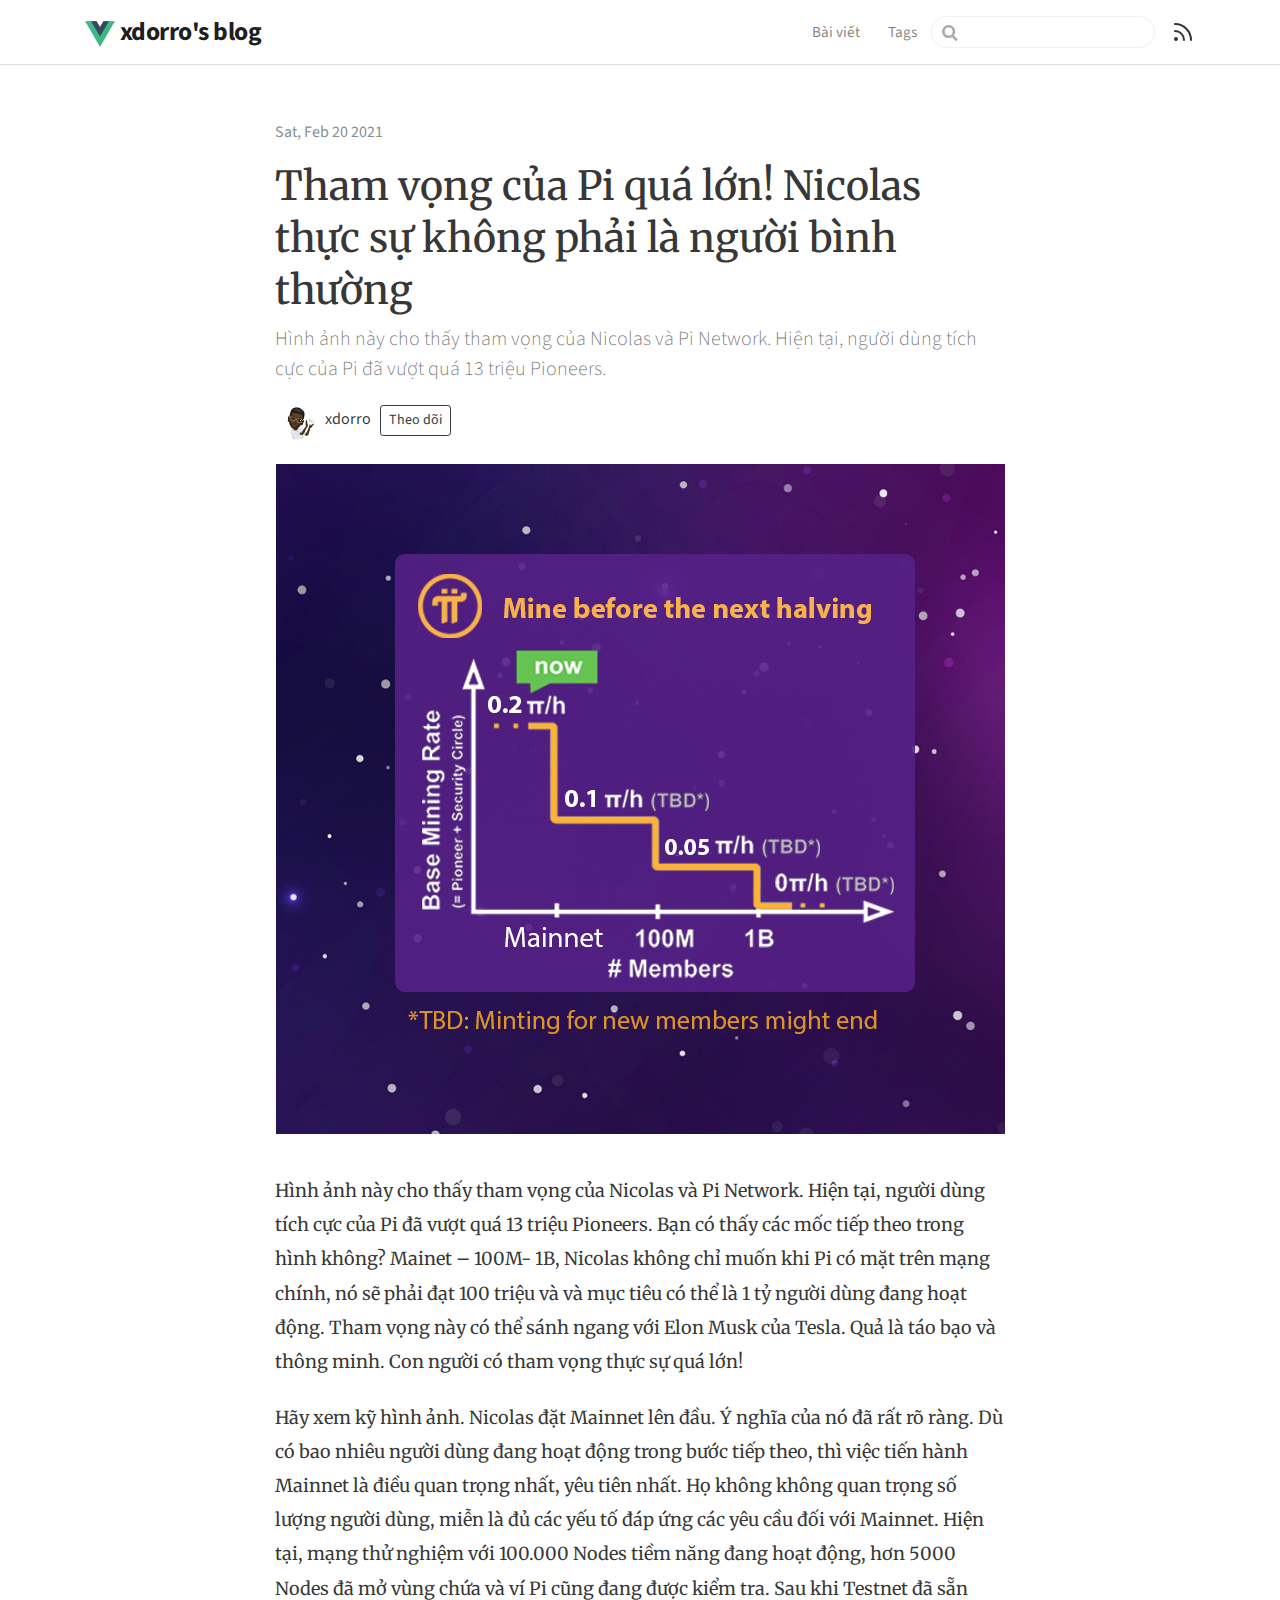
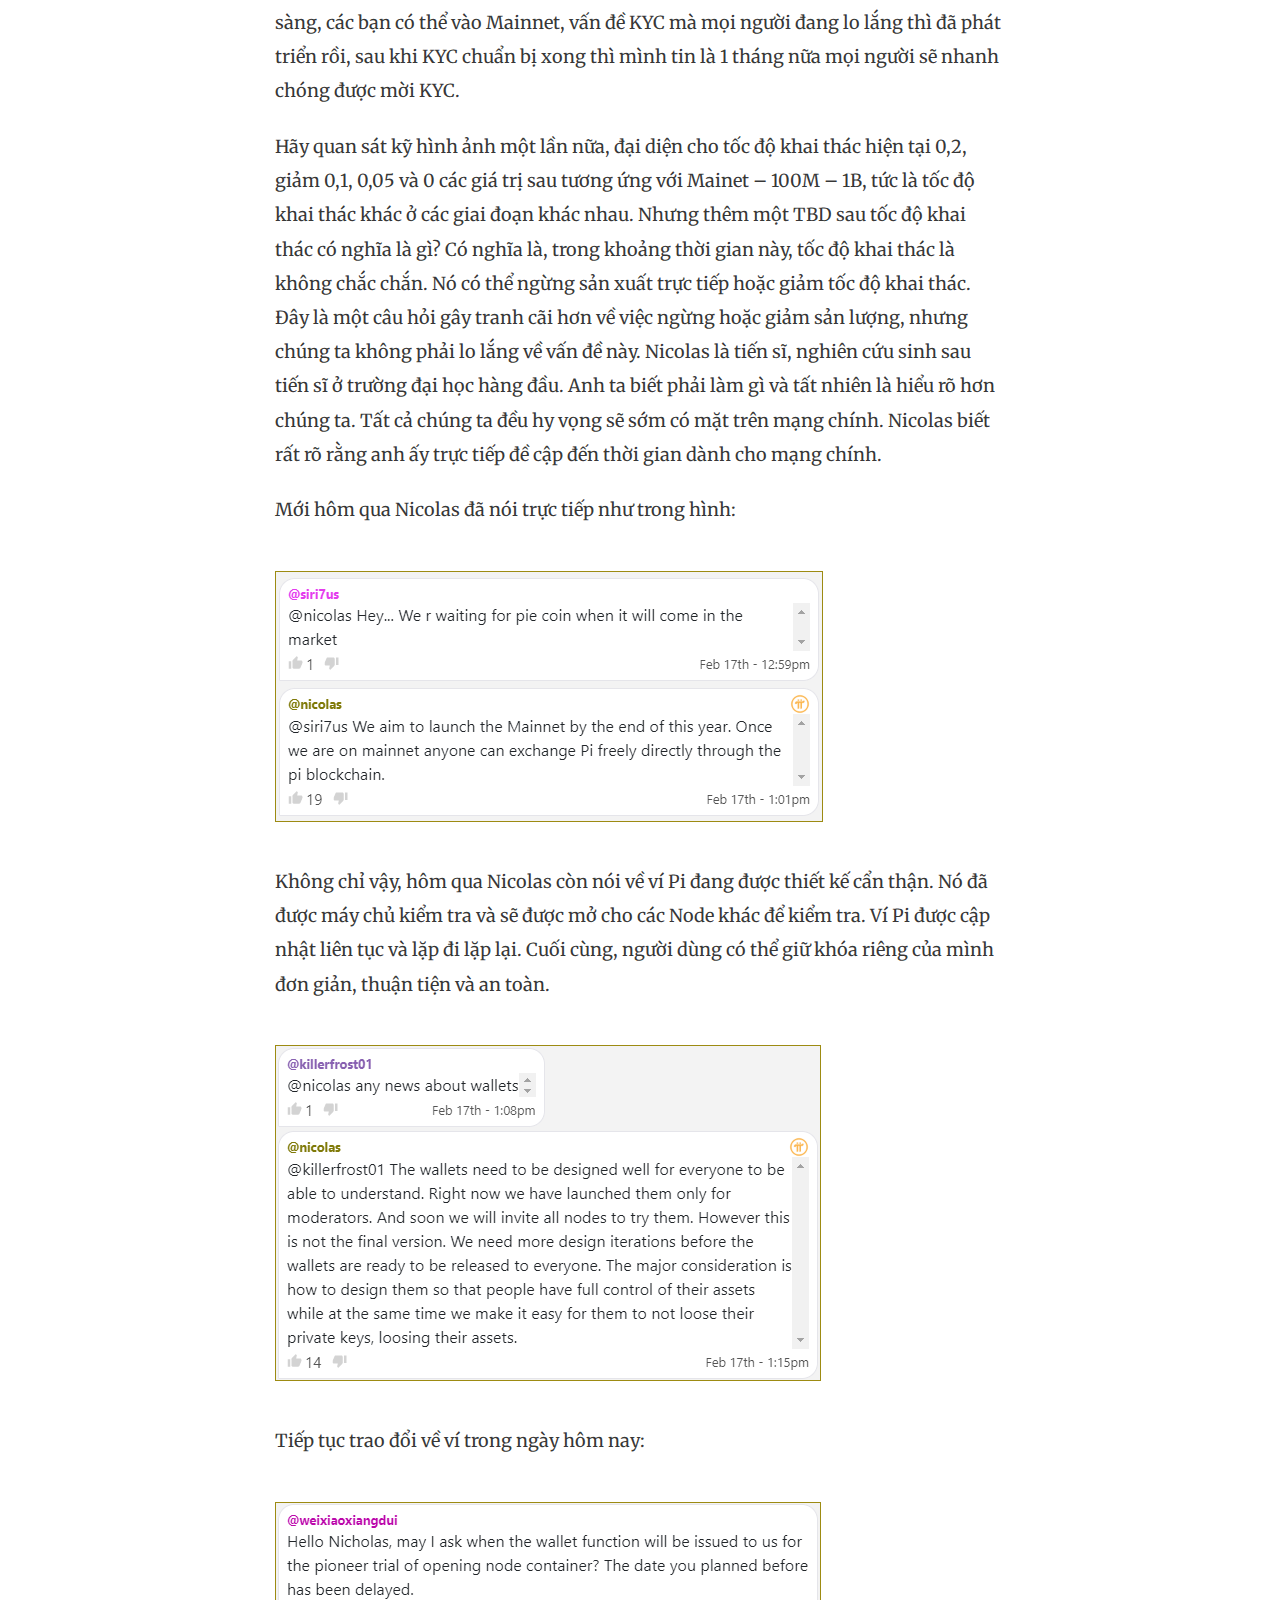
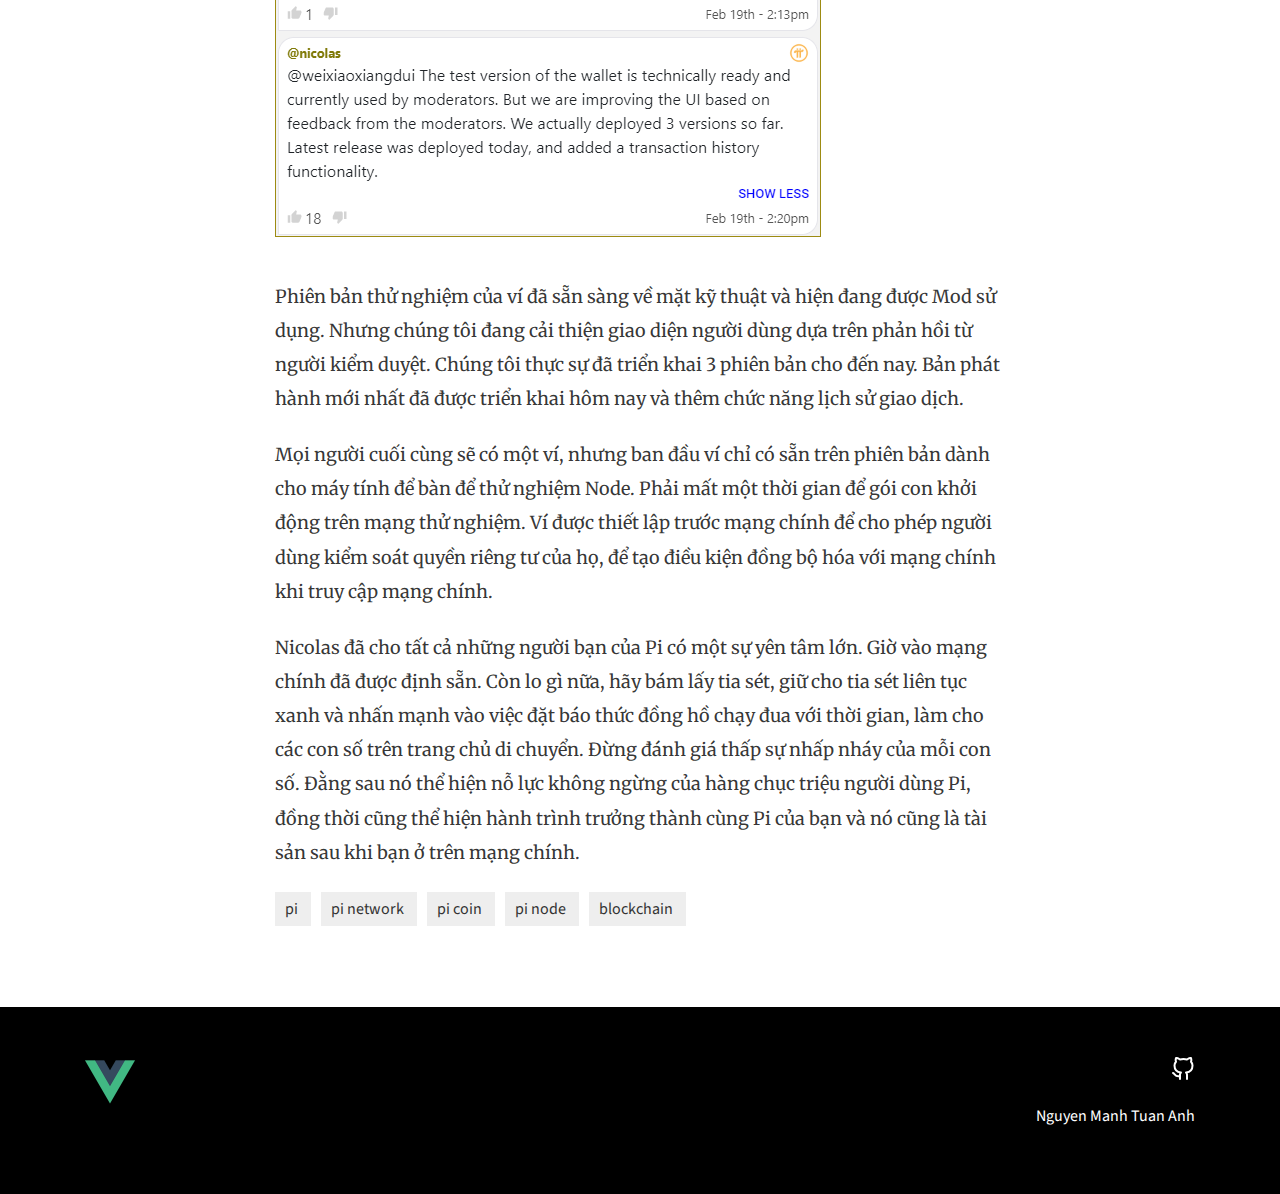
<file: 2021/02/20/tham-vong-cua-pi-qua-lon-nicolas-thuc-su-khong-phai-la-nguoi-binh-thuong/index.html>
<!DOCTYPE html>
<html lang="en-US">
  <head>
    <meta charset="utf-8">
    <meta name="viewport" content="width=device-width,initial-scale=1">
    <title>Tham vọng của Pi quá lớn! Nicolas thực sự không phải là người bình thường | xdorro&#39;s blog</title>
    <meta name="generator" content="VuePress 1.8.1">
    <link rel="alternate" type="application/rss+xml" href="https://xdorro.github.io/rss.xml" title="xdorro&#39;s blog RSS Feed">
    <link rel="alternate" type="application/atom+xml" href="https://xdorro.github.io/feed.atom" title="xdorro&#39;s blog Atom Feed">
    <link rel="alternate" type="application/json" href="https://xdorro.github.io/feed.json" title="xdorro&#39;s blog JSON Feed">
    <meta name="description" content="Hình ảnh này cho thấy tham vọng của Nicolas và Pi Network. Hiện tại, người dùng tích cực của Pi đã vượt quá 13 triệu Pioneers.">
    <meta name="google-site-verification" content="GlKV5sSgZMfOOPLgfvVA4_r8Wsdsgy6pHp-OzrkCLPQ">
    
    <link rel="preload" href="/assets/css/0.styles.dbc7e131.css" as="style"><link rel="preload" href="/assets/js/app.5e3f4275.js" as="script"><link rel="preload" href="/assets/js/5.2d372deb.js" as="script"><link rel="preload" href="/assets/js/3.6d1bf485.js" as="script"><link rel="preload" href="/assets/js/13.181534c1.js" as="script"><link rel="prefetch" href="/assets/js/10.bb37d0ce.js"><link rel="prefetch" href="/assets/js/11.69e3841d.js"><link rel="prefetch" href="/assets/js/12.0ac68449.js"><link rel="prefetch" href="/assets/js/14.9f2e6011.js"><link rel="prefetch" href="/assets/js/15.031d5adc.js"><link rel="prefetch" href="/assets/js/4.4742b586.js"><link rel="prefetch" href="/assets/js/6.794dd642.js"><link rel="prefetch" href="/assets/js/7.e76a00c5.js"><link rel="prefetch" href="/assets/js/8.656eed41.js"><link rel="prefetch" href="/assets/js/9.9694a354.js"><link rel="prefetch" href="/assets/js/vuejs-paginate.1e3a7564.js">
    <link rel="stylesheet" href="/assets/css/0.styles.dbc7e131.css">
  </head>
  <body>
    <div id="app" data-server-rendered="true"><div id="vuepress-theme-blog__global-layout"><section id="header-wrapper"><header id="header"><div class="header-wrapper"><nav class="navbar navbar-expand-md navbar-light bg-white fixed-top"><div class="container"><a href="/" class="navbar-brand"><img src="/assets/img/logo.png"> xdorro's blog
          </a> <button type="button" data-toggle="collapse" data-target="#navbarsExampleDefault" aria-controls="navbarsExampleDefault" aria-expanded="false" aria-label="Toggle navigation" class="navbar-toggler"><span class="navbar-toggler-icon"></span></button> <div id="navbarsExampleDefault" class="collapse navbar-collapse"><ul class="navbar-nav ml-auto"><li class="nav-item"><a href="/" class="nav-link">Bài viết</a></li><li class="nav-item"><a href="/tag/" class="nav-link">Tags</a></li> <div class="search-box"><input aria-label="Search" autocomplete="off" spellcheck="false" value=""> <!----></div> <a href="./rss.xml" class="feed"><svg xmlns="http://www.w3.org/2000/svg" width="24" height="24" viewBox="0 0 24 24" fill="none" stroke="currentColor" stroke-width="2" stroke-linecap="round" stroke-linejoin="round" class="feather feather-rss"><path d="M4 11a9 9 0 0 1 9 9"></path><path d="M4 4a16 16 0 0 1 16 16"></path><circle cx="5" cy="19" r="1"></circle></svg></a></ul></div></div></nav></div></header></section> <div id="mobile-header"><div class="mobile-header-bar"><div class="mobile-header-title"><a href="/" class="mobile-home-link navbar-brand"><img src="/assets/img/logo.png"> xdorro's blog
      </a> <svg xmlns="http://www.w3.org/2000/svg" width="24" height="24" viewBox="0 0 24 24" fill="none" stroke="currentColor" stroke-width="2" stroke-linecap="round" stroke-linejoin="round" class="feather feather-menu"><line x1="3" y1="12" x2="21" y2="12"></line><line x1="3" y1="6" x2="21" y2="6"></line><line x1="3" y1="18" x2="21" y2="18"></line></svg></div> <div class="mobile-menu-wrapper"><hr class="menu-divider"> <ul class="mobile-nav"><li class="mobile-nav-item"><a href="/">Bài viết</a></li><li class="mobile-nav-item"><a href="/tag/">Tags</a></li> <li class="mobile-nav-item"><a href="./rss.xml" class="feed"><svg xmlns="http://www.w3.org/2000/svg" width="24" height="24" viewBox="0 0 24 24" fill="none" stroke="currentColor" stroke-width="2" stroke-linecap="round" stroke-linejoin="round" class="feather feather-rss"><path d="M4 11a9 9 0 0 1 9 9"></path><path d="M4 4a16 16 0 0 1 16 16"></path><circle cx="5" cy="19" r="1"></circle></svg></a></li></ul></div></div></div> <div class="container wrapmain"><div id="vuepress-theme-blog__post-layout" data-v-53df3395><article itemscope="itemscope" itemtype="https://schema.org/BlogPosting" class="vuepress-blog-theme-content" data-v-53df3395><div class="row justify-content-center" data-v-53df3395><div class="col-md-8" data-v-53df3395><header data-v-53df3395><span class="text-muted" data-v-53df3395><div class="post-meta" data-v-53df3395><!----> <div class="post-meta-date"><time pubdate itemprop="datePublished" datetime="2021-2-20">
      Sat, Feb 20 2021
    </time></div> <!----></div></span> <h1 itemprop="name headline" class="article-head mt-3" data-v-53df3395>
            Tham vọng của Pi quá lớn! Nicolas thực sự không phải là người bình thường
          </h1> <p class="lead" data-v-53df3395>Hình ảnh này cho thấy tham vọng của Nicolas và Pi Network. Hiện tại, người dùng tích cực của Pi đã vượt quá 13 triệu Pioneers.</p> <div data-v-53df3395><span><div class="d-flex align-items-center"><a class="profile-avatar"><img src="/assets/img/xdorro.jpg" alt="xdorro" class="avatar-image"></a> <div><span>xdorro</span>  
        <a href="https://github.com/xdorro" target="_blank" rel="noopener noreferrer" class="external btn btn-sm btn-outline-dark">Theo dõi</a></div></div></span></div></header></div></div> <div class="row justify-content-center text-center mt-4 mb-40" data-v-53df3395><div class="col-md-9" data-v-53df3395><img src="/assets/img/pinetwork-offical.png" class="featuredimg" data-v-53df3395></div></div> <div class="row justify-content-center" data-v-53df3395><div class="col-md-8" data-v-53df3395><div itemprop="articleBody" class="content__default" data-v-53df3395><p>Hình ảnh này cho thấy tham vọng của Nicolas và Pi Network. Hiện tại, người dùng tích cực của Pi đã vượt quá 13 triệu Pioneers. Bạn có thấy các mốc tiếp theo trong hình không? Mainet – 100M- 1B, Nicolas không chỉ muốn khi Pi có mặt trên mạng chính, nó sẽ phải đạt 100 triệu và và mục tiêu có thể là 1 tỷ người dùng đang hoạt động. Tham vọng này có thể sánh ngang với Elon Musk của Tesla. Quả là táo bạo và thông minh. Con người có tham vọng thực sự quá lớn!</p> <p>Hãy xem kỹ hình ảnh. Nicolas đặt Mainnet lên đầu. Ý nghĩa của nó đã rất rõ ràng. Dù có bao nhiêu người dùng đang hoạt động trong bước tiếp theo, thì việc tiến hành Mainnet là điều quan trọng nhất, yêu tiên nhất. Họ không không quan trọng số lượng người dùng, miễn là đủ các yếu tố đáp ứng các yêu cầu đối với Mainnet. Hiện tại, mạng thử nghiệm với 100.000 Nodes tiềm năng đang hoạt động, hơn 5000 Nodes đã mở vùng chứa và ví Pi cũng đang được kiểm tra. Sau khi Testnet đã sẵn sàng, các bạn có thể vào Mainnet, vấn đề KYC mà mọi người đang lo lắng thì đã phát triển rồi, sau khi KYC chuẩn bị xong thì mình tin là 1 tháng nữa mọi người sẽ nhanh chóng được mời KYC.</p> <p>Hãy quan sát kỹ hình ảnh một lần nữa, đại diện cho tốc độ khai thác hiện tại 0,2, giảm 0,1, 0,05 và 0 các giá trị sau tương ứng với Mainet – 100M – 1B, tức là tốc độ khai thác khác ở các giai đoạn khác nhau. Nhưng thêm một TBD sau tốc độ khai thác có nghĩa là gì?
Có nghĩa là, trong khoảng thời gian này, tốc độ khai thác là không chắc chắn. Nó có thể ngừng sản xuất trực tiếp hoặc giảm tốc độ khai thác. Đây là một câu hỏi gây tranh cãi hơn về việc ngừng hoặc giảm sản lượng, nhưng chúng ta không phải lo lắng về vấn đề này. Nicolas là tiến sĩ, nghiên cứu sinh sau tiến sĩ ở trường đại học hàng đầu. Anh ta biết phải làm gì và tất nhiên là hiểu rõ hơn chúng ta. Tất cả chúng ta đều hy vọng sẽ sớm có mặt trên mạng chính. Nicolas biết rất rõ rằng anh ấy trực tiếp đề cập đến thời gian dành cho mạng chính.</p> <p>Mới hôm qua Nicolas đã nói trực tiếp như trong hình:</p> <p><img src="/assets/img/nicolas-developer-17-02-2021-2.png" alt="pinetwork"></p> <p>Không chỉ vậy, hôm qua Nicolas còn nói về ví Pi đang được thiết kế cẩn thận. Nó đã được máy chủ kiểm tra và sẽ được mở cho các Node khác để kiểm tra. Ví Pi được cập nhật liên tục và lặp đi lặp lại. Cuối cùng, người dùng có thể giữ khóa riêng của mình đơn giản, thuận tiện và an toàn.</p> <p><img src="/assets/img/nicolas-developer-17-02-2021-6.png" alt="pinetwork"></p> <p>Tiếp tục trao đổi về ví trong ngày hôm nay:</p> <p><img src="/assets/img/nicolas-developer-19-02-2021-1.png" alt="pinetwork"></p> <p>Phiên bản thử nghiệm của ví đã sẵn sàng về mặt kỹ thuật và hiện đang được Mod sử dụng. Nhưng chúng tôi đang cải thiện giao diện người dùng dựa trên phản hồi từ người kiểm duyệt. Chúng tôi thực sự đã triển khai 3 phiên bản cho đến nay. Bản phát hành mới nhất đã được triển khai hôm nay và thêm chức năng lịch sử giao dịch.</p> <p>Mọi người cuối cùng sẽ có một ví, nhưng ban đầu ví chỉ có sẵn trên phiên bản dành cho máy tính để bàn để thử nghiệm Node. Phải mất một thời gian để gói con khởi động trên mạng thử nghiệm. Ví được thiết lập trước mạng chính để cho phép người dùng kiểm soát quyền riêng tư của họ, để tạo điều kiện đồng bộ hóa với mạng chính khi truy cập mạng chính.</p> <p>Nicolas đã cho tất cả những người bạn của Pi có một sự yên tâm lớn. Giờ vào mạng chính đã được định sẵn. Còn lo gì nữa, hãy bám lấy tia sét, giữ cho tia sét liên tục xanh và nhấn mạnh vào việc đặt báo thức đồng hồ chạy đua với thời gian, làm cho các con số trên trang chủ di chuyển. Đừng đánh giá thấp sự nhấp nháy của mỗi con số. Đằng sau nó thể hiện nỗ lực không ngừng của hàng chục triệu người dùng Pi, đồng thời cũng thể hiện hành trình trưởng thành cùng Pi của bạn và nó cũng là tài sản sau khi bạn ở trên mạng chính.</p></div> <div class="post-meta" data-v-53df3395><!----> <!----> <div itemprop="keywords" class="card-subheading post-meta-tags"><a href="/tag/pi" data-v-304a57ff> pi </a><a href="/tag/pi network" data-v-304a57ff> pi network </a><a href="/tag/pi coin" data-v-304a57ff> pi coin </a><a href="/tag/pi node" data-v-304a57ff> pi node </a><a href="/tag/blockchain" data-v-304a57ff> blockchain </a></div></div></div></div></article> <div class="row justify-content-center" data-v-53df3395><div class="col-md-9" data-v-53df3395><!----> <!----></div></div> <!----></div></div> <footer class="themefooter"><div class="container"><div class="row justify-content-between"><div class="col"><a href="/"><img src="/assets/img/logo.png" class="logofooter"></a></div> <div class="col text-right"><ul class="list-unstyled"><li class="contact-item"><a href="https://github.com/xdorro" target="_blank" rel="noopener noreferrer" class="external"><svg xmlns="http://www.w3.org/2000/svg" width="24" height="24" viewBox="0 0 24 24" fill="none" stroke="currentColor" stroke-width="2" stroke-linecap="round" stroke-linejoin="round" class="feather feather-github"><path d="M9 19c-5 1.5-5-2.5-7-3m14 6v-3.87a3.37 3.37 0 0 0-.94-2.61c3.14-.35 6.44-1.54 6.44-7A5.44 5.44 0 0 0 20 4.77 5.07 5.07 0 0 0 19.91 1S18.73.65 16 2.48a13.38 13.38 0 0 0-7 0C6.27.65 5.09 1 5.09 1A5.07 5.07 0 0 0 5 4.77a5.44 5.44 0 0 0-1.5 3.78c0 5.42 3.3 6.61 6.44 7A3.37 3.37 0 0 0 9 18.13V22"></path></svg>
              
            </a></li></ul> <ul class="list-unstyled"><li class="copyright-item"><a href="https://github.com/xdorro" target="_blank" rel="noopener noreferrer" class="external">Nguyen Manh Tuan Anh</a></li></ul></div></div></div></footer></div><div class="global-ui"></div></div>
    <script src="/assets/js/app.5e3f4275.js" defer></script><script src="/assets/js/5.2d372deb.js" defer></script><script src="/assets/js/3.6d1bf485.js" defer></script><script src="/assets/js/13.181534c1.js" defer></script>
  </body>
</html>
</file>
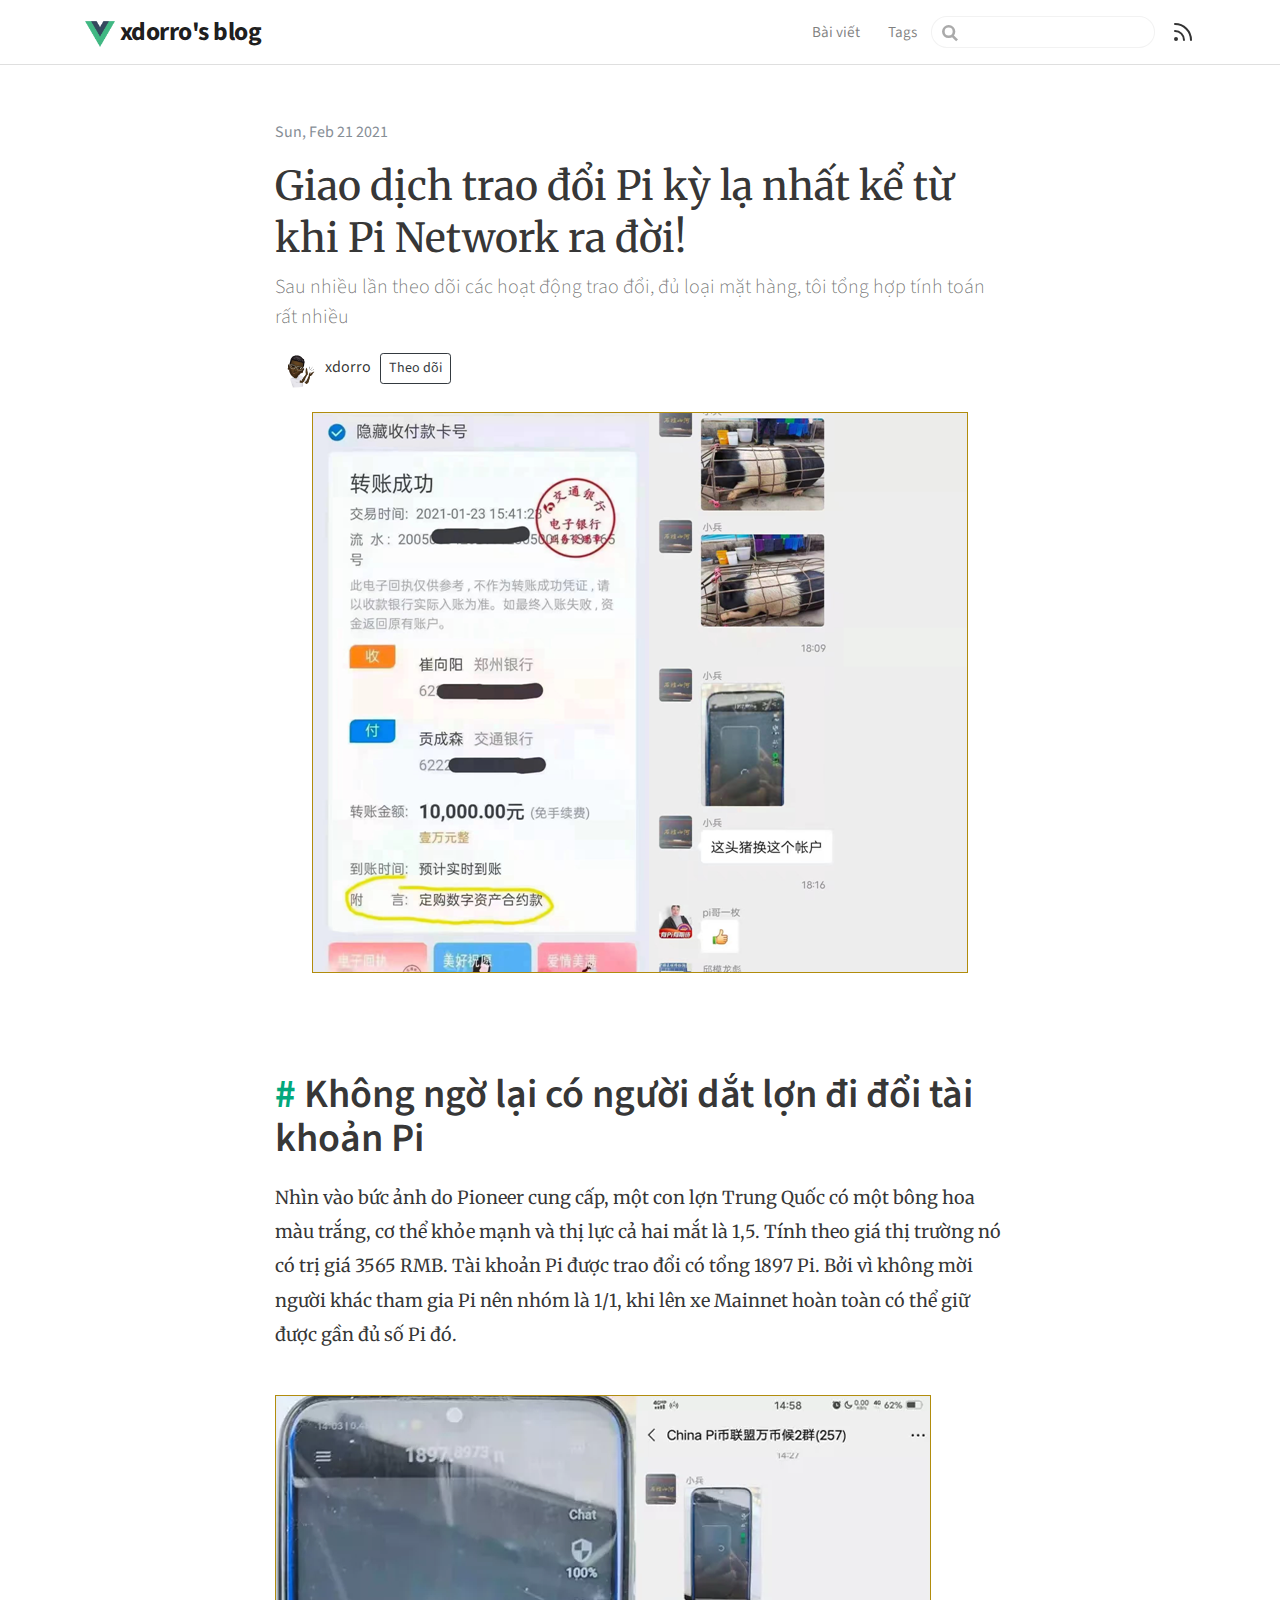
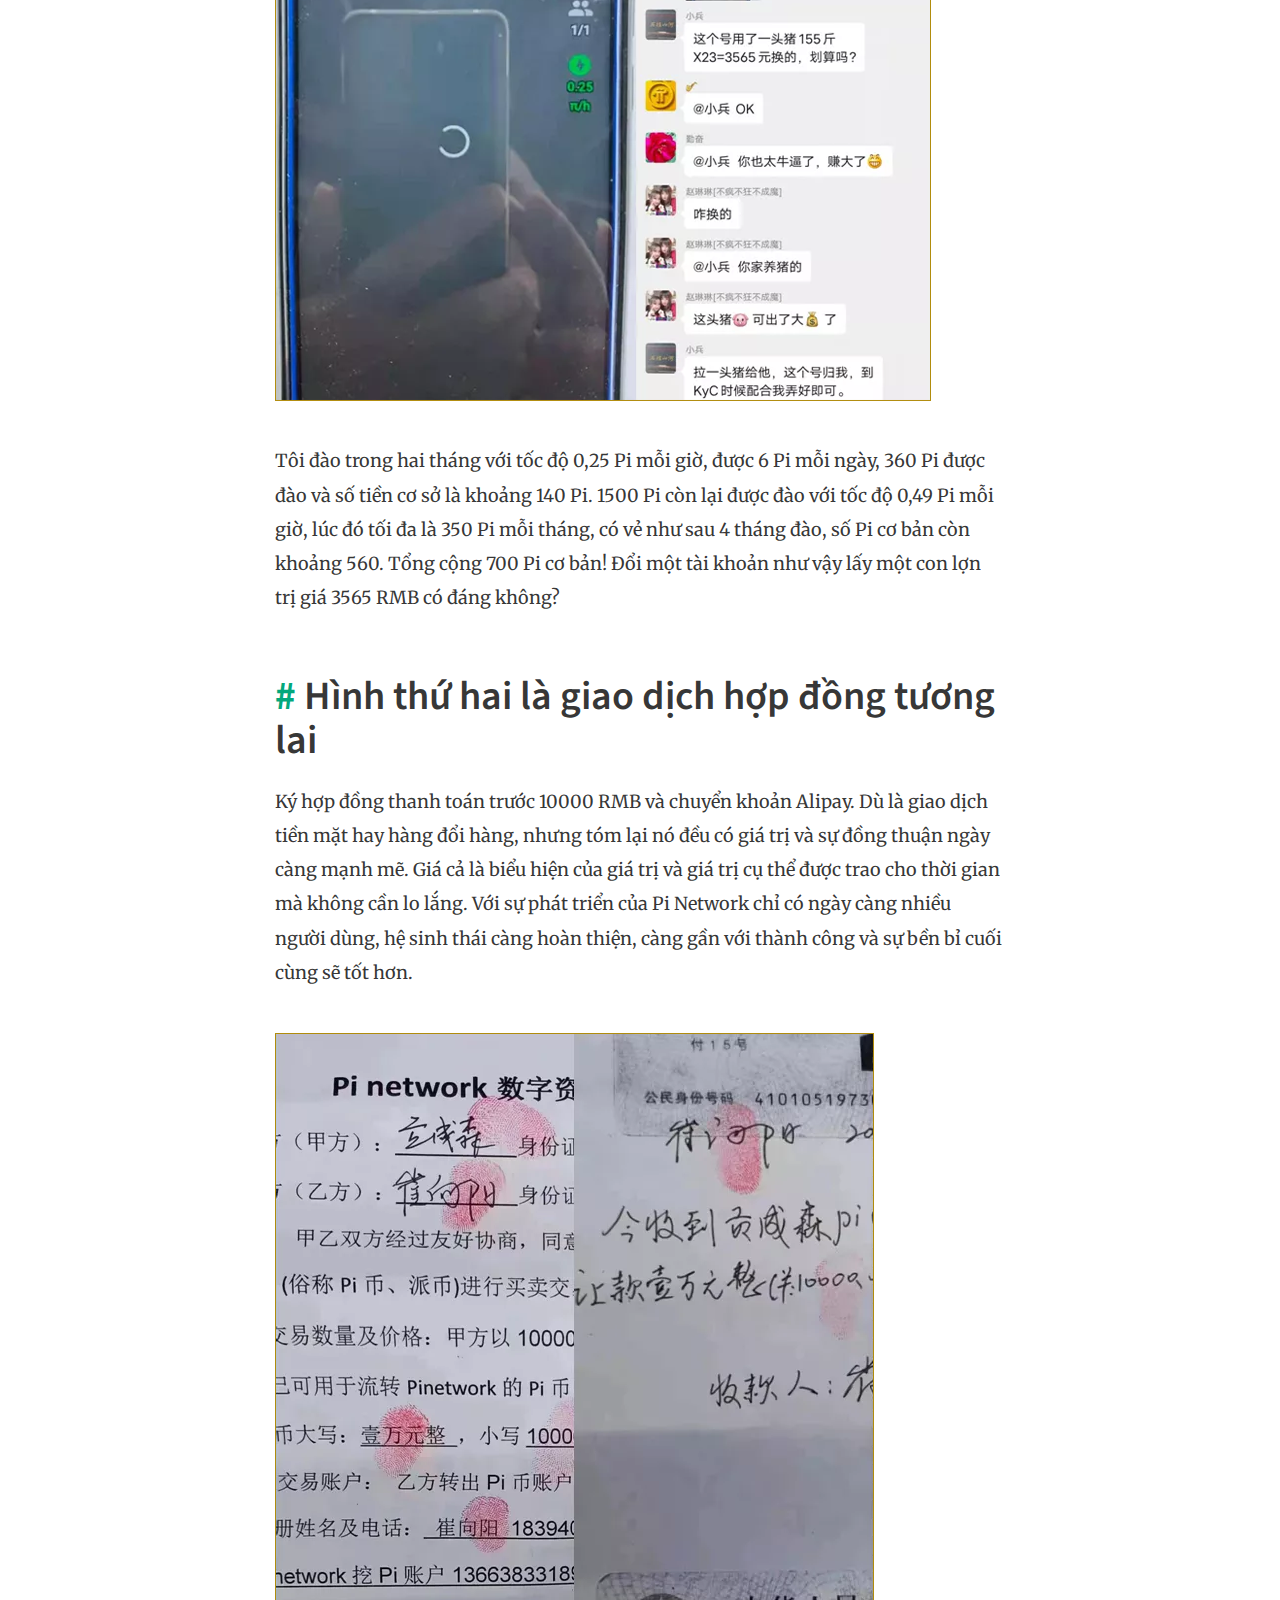
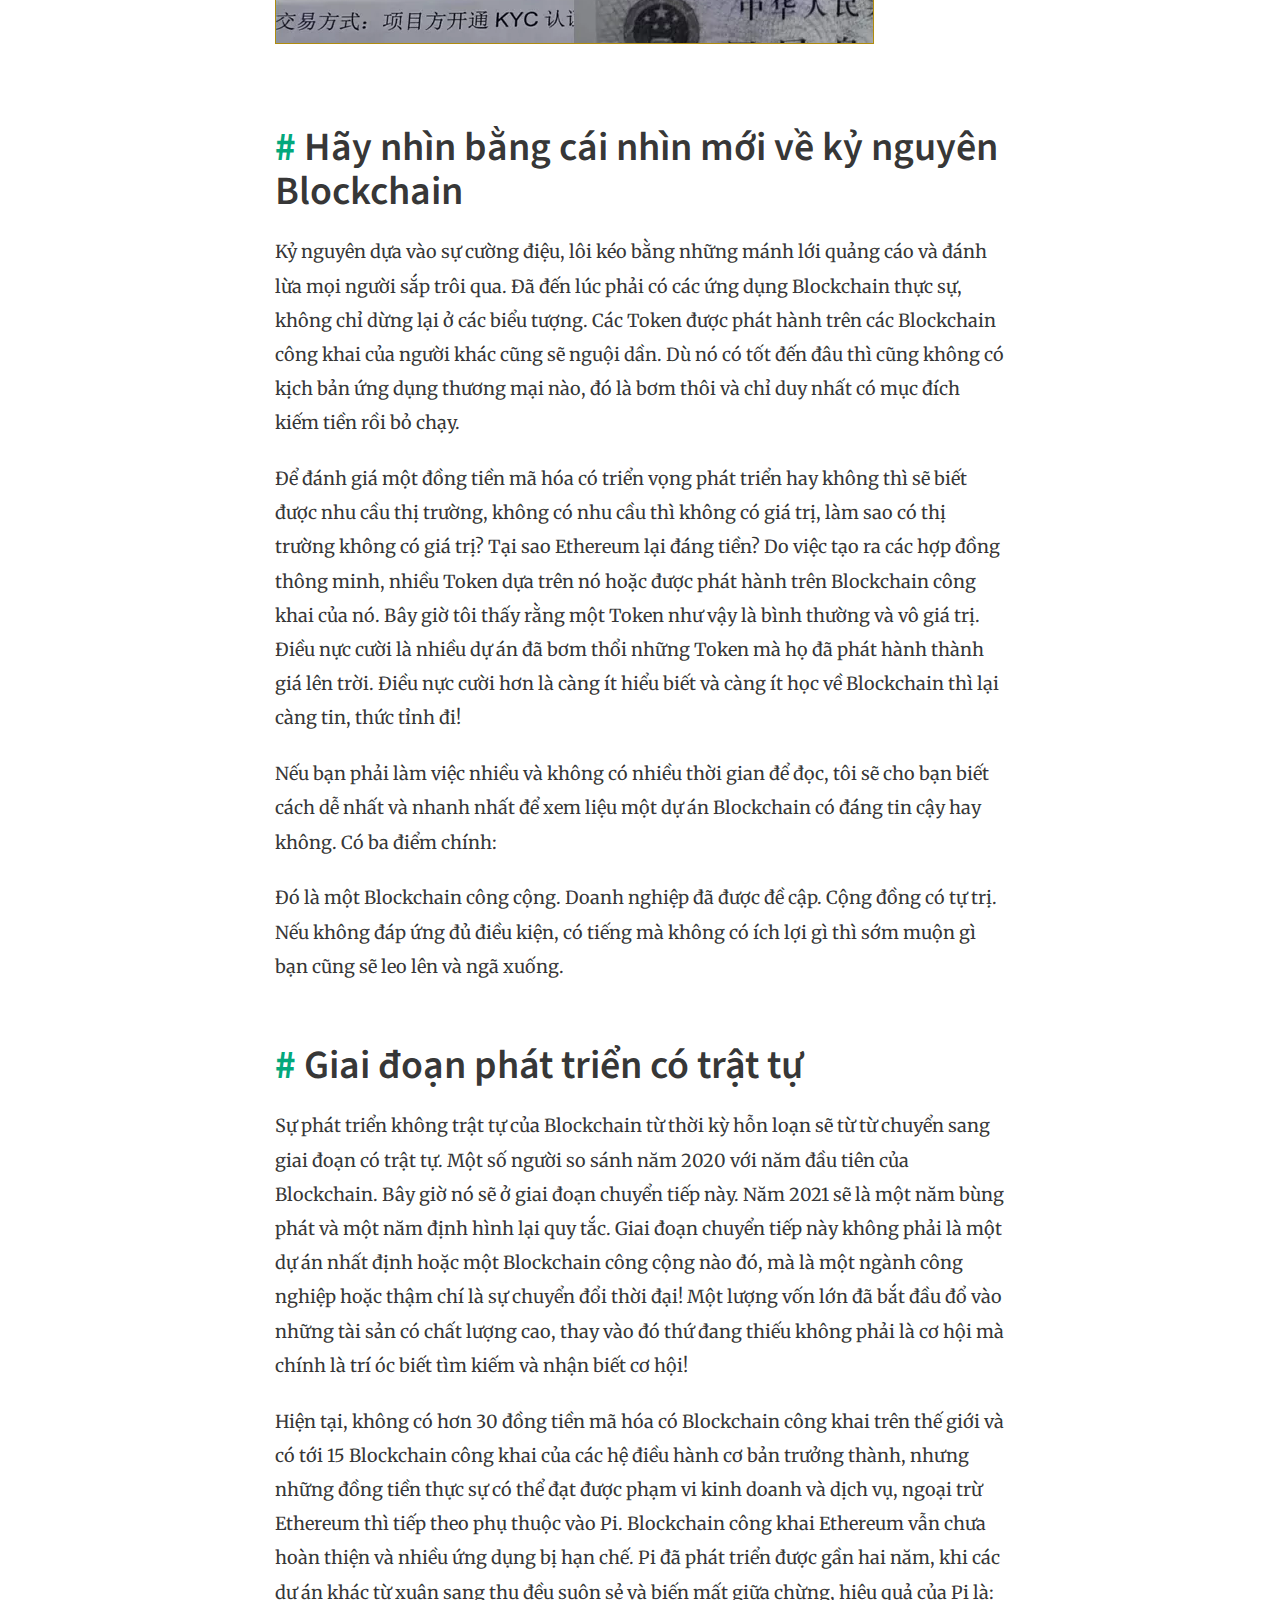
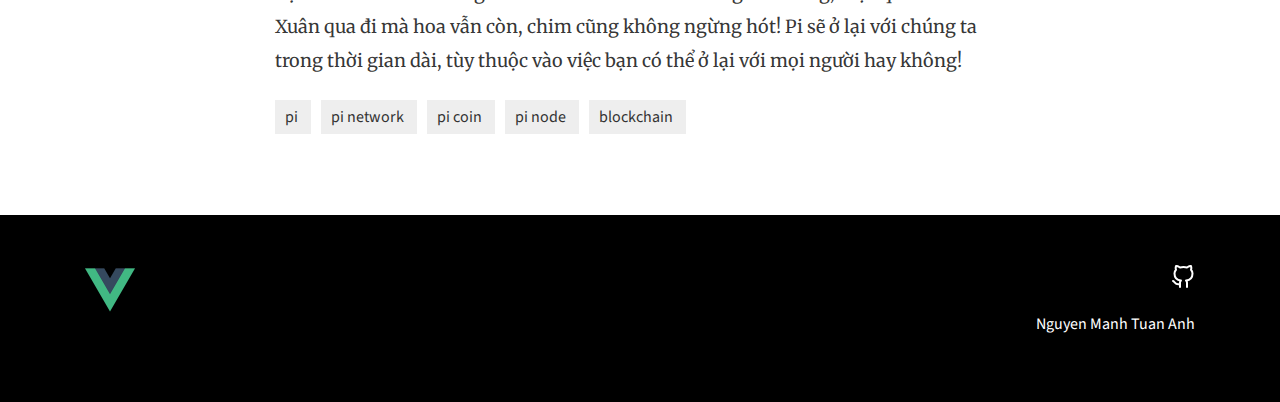
<file: 2021/02/21/giao-dich-trao-doi-pi-ky-la-nhat-ke-tu-khi-pi-network-ra-doi/index.html>
<!DOCTYPE html>
<html lang="en-US">
  <head>
    <meta charset="utf-8">
    <meta name="viewport" content="width=device-width,initial-scale=1">
    <title>Giao dịch trao đổi Pi kỳ lạ nhất kể từ khi Pi Network ra đời! | xdorro&#39;s blog</title>
    <meta name="generator" content="VuePress 1.8.1">
    <link rel="alternate" type="application/rss+xml" href="https://xdorro.github.io/rss.xml" title="xdorro&#39;s blog RSS Feed">
    <link rel="alternate" type="application/atom+xml" href="https://xdorro.github.io/feed.atom" title="xdorro&#39;s blog Atom Feed">
    <link rel="alternate" type="application/json" href="https://xdorro.github.io/feed.json" title="xdorro&#39;s blog JSON Feed">
    <meta name="description" content="Sau nhiều lần theo dõi các hoạt động trao đổi, đủ loại mặt hàng, tôi tổng hợp tính toán rất nhiều">
    <meta name="google-site-verification" content="GlKV5sSgZMfOOPLgfvVA4_r8Wsdsgy6pHp-OzrkCLPQ">
    
    <link rel="preload" href="/assets/css/0.styles.dbc7e131.css" as="style"><link rel="preload" href="/assets/js/app.5e3f4275.js" as="script"><link rel="preload" href="/assets/js/5.2d372deb.js" as="script"><link rel="preload" href="/assets/js/3.6d1bf485.js" as="script"><link rel="preload" href="/assets/js/14.9f2e6011.js" as="script"><link rel="prefetch" href="/assets/js/10.bb37d0ce.js"><link rel="prefetch" href="/assets/js/11.69e3841d.js"><link rel="prefetch" href="/assets/js/12.0ac68449.js"><link rel="prefetch" href="/assets/js/13.181534c1.js"><link rel="prefetch" href="/assets/js/15.031d5adc.js"><link rel="prefetch" href="/assets/js/4.4742b586.js"><link rel="prefetch" href="/assets/js/6.794dd642.js"><link rel="prefetch" href="/assets/js/7.e76a00c5.js"><link rel="prefetch" href="/assets/js/8.656eed41.js"><link rel="prefetch" href="/assets/js/9.9694a354.js"><link rel="prefetch" href="/assets/js/vuejs-paginate.1e3a7564.js">
    <link rel="stylesheet" href="/assets/css/0.styles.dbc7e131.css">
  </head>
  <body>
    <div id="app" data-server-rendered="true"><div id="vuepress-theme-blog__global-layout"><section id="header-wrapper"><header id="header"><div class="header-wrapper"><nav class="navbar navbar-expand-md navbar-light bg-white fixed-top"><div class="container"><a href="/" class="navbar-brand"><img src="/assets/img/logo.png"> xdorro's blog
          </a> <button type="button" data-toggle="collapse" data-target="#navbarsExampleDefault" aria-controls="navbarsExampleDefault" aria-expanded="false" aria-label="Toggle navigation" class="navbar-toggler"><span class="navbar-toggler-icon"></span></button> <div id="navbarsExampleDefault" class="collapse navbar-collapse"><ul class="navbar-nav ml-auto"><li class="nav-item"><a href="/" class="nav-link">Bài viết</a></li><li class="nav-item"><a href="/tag/" class="nav-link">Tags</a></li> <div class="search-box"><input aria-label="Search" autocomplete="off" spellcheck="false" value=""> <!----></div> <a href="./rss.xml" class="feed"><svg xmlns="http://www.w3.org/2000/svg" width="24" height="24" viewBox="0 0 24 24" fill="none" stroke="currentColor" stroke-width="2" stroke-linecap="round" stroke-linejoin="round" class="feather feather-rss"><path d="M4 11a9 9 0 0 1 9 9"></path><path d="M4 4a16 16 0 0 1 16 16"></path><circle cx="5" cy="19" r="1"></circle></svg></a></ul></div></div></nav></div></header></section> <div id="mobile-header"><div class="mobile-header-bar"><div class="mobile-header-title"><a href="/" class="mobile-home-link navbar-brand"><img src="/assets/img/logo.png"> xdorro's blog
      </a> <svg xmlns="http://www.w3.org/2000/svg" width="24" height="24" viewBox="0 0 24 24" fill="none" stroke="currentColor" stroke-width="2" stroke-linecap="round" stroke-linejoin="round" class="feather feather-menu"><line x1="3" y1="12" x2="21" y2="12"></line><line x1="3" y1="6" x2="21" y2="6"></line><line x1="3" y1="18" x2="21" y2="18"></line></svg></div> <div class="mobile-menu-wrapper"><hr class="menu-divider"> <ul class="mobile-nav"><li class="mobile-nav-item"><a href="/">Bài viết</a></li><li class="mobile-nav-item"><a href="/tag/">Tags</a></li> <li class="mobile-nav-item"><a href="./rss.xml" class="feed"><svg xmlns="http://www.w3.org/2000/svg" width="24" height="24" viewBox="0 0 24 24" fill="none" stroke="currentColor" stroke-width="2" stroke-linecap="round" stroke-linejoin="round" class="feather feather-rss"><path d="M4 11a9 9 0 0 1 9 9"></path><path d="M4 4a16 16 0 0 1 16 16"></path><circle cx="5" cy="19" r="1"></circle></svg></a></li></ul></div></div></div> <div class="container wrapmain"><div id="vuepress-theme-blog__post-layout" data-v-53df3395><article itemscope="itemscope" itemtype="https://schema.org/BlogPosting" class="vuepress-blog-theme-content" data-v-53df3395><div class="row justify-content-center" data-v-53df3395><div class="col-md-8" data-v-53df3395><header data-v-53df3395><span class="text-muted" data-v-53df3395><div class="post-meta" data-v-53df3395><!----> <div class="post-meta-date"><time pubdate itemprop="datePublished" datetime="2021-2-21">
      Sun, Feb 21 2021
    </time></div> <!----></div></span> <h1 itemprop="name headline" class="article-head mt-3" data-v-53df3395>
            Giao dịch trao đổi Pi kỳ lạ nhất kể từ khi Pi Network ra đời!
          </h1> <p class="lead" data-v-53df3395>Sau nhiều lần theo dõi các hoạt động trao đổi, đủ loại mặt hàng, tôi tổng hợp tính toán rất nhiều</p> <div data-v-53df3395><span><div class="d-flex align-items-center"><a class="profile-avatar"><img src="/assets/img/xdorro.jpg" alt="xdorro" class="avatar-image"></a> <div><span>xdorro</span>  
        <a href="https://github.com/xdorro" target="_blank" rel="noopener noreferrer" class="external btn btn-sm btn-outline-dark">Theo dõi</a></div></div></span></div></header></div></div> <div class="row justify-content-center text-center mt-4 mb-40" data-v-53df3395><div class="col-md-9" data-v-53df3395><img src="/assets/img/pi-china-exchange-2.png" class="featuredimg" data-v-53df3395></div></div> <div class="row justify-content-center" data-v-53df3395><div class="col-md-8" data-v-53df3395><div itemprop="articleBody" class="content__default" data-v-53df3395><h1 id="khong-ngo-lai-co-nguoi-dat-lon-đi-đoi-tai-khoan-pi"><a href="#khong-ngo-lai-co-nguoi-dat-lon-đi-đoi-tai-khoan-pi" class="header-anchor">#</a> Không ngờ lại có người dắt lợn đi đổi tài khoản Pi</h1> <p>Nhìn vào bức ảnh do Pioneer cung cấp, một con lợn Trung Quốc có một bông hoa màu trắng, cơ thể khỏe mạnh và thị lực cả hai mắt là 1,5. Tính theo giá thị trường nó có trị giá 3565 RMB. Tài khoản Pi được trao đổi có tổng 1897 Pi. Bởi vì không mời người khác tham gia Pi nên nhóm là 1/1, khi lên xe Mainnet hoàn toàn có thể giữ được gần đủ số Pi đó.</p> <p><img src="/assets/img/pi-china-exchange-1.png" alt="pinetwork"></p> <p>Tôi đào trong hai tháng với tốc độ 0,25 Pi mỗi giờ, được 6 Pi mỗi ngày, 360 Pi được đào và số tiền cơ sở là khoảng 140 Pi. 1500 Pi còn lại được đào với tốc độ 0,49 Pi mỗi giờ, lúc đó tối đa là 350 Pi mỗi tháng, có vẻ như sau 4 tháng đào, số Pi cơ bản còn khoảng 560. Tổng cộng 700 Pi cơ bản! Đổi một tài khoản như vậy lấy một con lợn trị giá 3565 RMB có đáng không?</p> <h1 id="hinh-thu-hai-la-giao-dich-hop-đong-tuong-lai"><a href="#hinh-thu-hai-la-giao-dich-hop-đong-tuong-lai" class="header-anchor">#</a> Hình thứ hai là giao dịch hợp đồng tương lai</h1> <p>Ký hợp đồng thanh toán trước 10000 RMB và chuyển khoản Alipay. Dù là giao dịch tiền mặt hay hàng đổi hàng, nhưng tóm lại nó đều có giá trị và sự đồng thuận ngày càng mạnh mẽ. Giá cả là biểu hiện của giá trị và giá trị cụ thể được trao cho thời gian mà không cần lo lắng. Với sự phát triển của Pi Network chỉ có ngày càng nhiều người dùng, hệ sinh thái càng hoàn thiện, càng gần với thành công và sự bền bỉ cuối cùng sẽ tốt hơn.</p> <p><img src="/assets/img/pi-china-exchange-3.png" alt="pinetwork"></p> <h1 id="hay-nhin-bang-cai-nhin-moi-ve-ky-nguyen-blockchain"><a href="#hay-nhin-bang-cai-nhin-moi-ve-ky-nguyen-blockchain" class="header-anchor">#</a> Hãy nhìn bằng cái nhìn mới về kỷ nguyên Blockchain</h1> <p>Kỷ nguyên dựa vào sự cường điệu, lôi kéo bằng những mánh lới quảng cáo và đánh lừa mọi người sắp trôi qua. Đã đến lúc phải có các ứng dụng Blockchain thực sự, không chỉ dừng lại ở các biểu tượng. Các Token được phát hành trên các Blockchain công khai của người khác cũng sẽ nguội dần. Dù nó có tốt đến đâu thì cũng không có kịch bản ứng dụng thương mại nào, đó là bơm thôi và chỉ duy nhất có mục đích kiếm tiền rồi bỏ chạy.</p> <p>Để đánh giá một đồng tiền mã hóa có triển vọng phát triển hay không thì sẽ biết được nhu cầu thị trường, không có nhu cầu thì không có giá trị, làm sao có thị trường không có giá trị? Tại sao Ethereum lại đáng tiền? Do việc tạo ra các hợp đồng thông minh, nhiều Token dựa trên nó hoặc được phát hành trên Blockchain công khai của nó. Bây giờ tôi thấy rằng một Token như vậy là bình thường và vô giá trị. Điều nực cười là nhiều dự án đã bơm thổi những Token mà họ đã phát hành thành giá lên trời. Điều nực cười hơn là càng ít hiểu biết và càng ít học về Blockchain thì lại càng tin, thức tỉnh đi!</p> <p>Nếu bạn phải làm việc nhiều và không có nhiều thời gian để đọc, tôi sẽ cho bạn biết cách dễ nhất và nhanh nhất để xem liệu một dự án Blockchain có đáng tin cậy hay không. Có ba điểm chính:</p> <p>Đó là một Blockchain công cộng.
Doanh nghiệp đã được đề cập.
Cộng đồng có tự trị.
Nếu không đáp ứng đủ điều kiện, có tiếng mà không có ích lợi gì thì sớm muộn gì bạn cũng sẽ leo lên và ngã xuống.</p> <h1 id="giai-đoan-phat-trien-co-trat-tu"><a href="#giai-đoan-phat-trien-co-trat-tu" class="header-anchor">#</a> Giai đoạn phát triển có trật tự</h1> <p>Sự phát triển không trật tự của Blockchain từ thời kỳ hỗn loạn sẽ từ từ chuyển sang giai đoạn có trật tự. Một số người so sánh năm 2020 với năm đầu tiên của Blockchain. Bây giờ nó sẽ ở giai đoạn chuyển tiếp này. Năm 2021 sẽ là một năm bùng phát và một năm định hình lại quy tắc. Giai đoạn chuyển tiếp này không phải là một dự án nhất định hoặc một Blockchain công cộng nào đó, mà là một ngành công nghiệp hoặc thậm chí là sự chuyển đổi thời đại! Một lượng vốn lớn đã bắt đầu đổ vào những tài sản có chất lượng cao, thay vào đó thứ đang thiếu không phải là cơ hội mà chính là trí óc biết tìm kiếm và nhận biết cơ hội!</p> <p>Hiện tại, không có hơn 30 đồng tiền mã hóa có Blockchain công khai trên thế giới và có tới 15 Blockchain công khai của các hệ điều hành cơ bản trưởng thành, nhưng những đồng tiền thực sự có thể đạt được phạm vi kinh doanh và dịch vụ, ngoại trừ Ethereum thì tiếp theo phụ thuộc vào Pi. Blockchain công khai Ethereum vẫn chưa hoàn thiện và nhiều ứng dụng bị hạn chế. Pi đã phát triển được gần hai năm, khi các dự án khác từ xuân sang thu đều suôn sẻ và biến mất giữa chừng, hiệu quả của Pi là: Xuân qua đi mà hoa vẫn còn, chim cũng không ngừng hót! Pi sẽ ở lại với chúng ta trong thời gian dài, tùy thuộc vào việc bạn có thể ở lại với mọi người hay không!</p></div> <div class="post-meta" data-v-53df3395><!----> <!----> <div itemprop="keywords" class="card-subheading post-meta-tags"><a href="/tag/pi" data-v-304a57ff> pi </a><a href="/tag/pi network" data-v-304a57ff> pi network </a><a href="/tag/pi coin" data-v-304a57ff> pi coin </a><a href="/tag/pi node" data-v-304a57ff> pi node </a><a href="/tag/blockchain" data-v-304a57ff> blockchain </a></div></div></div></div></article> <div class="row justify-content-center" data-v-53df3395><div class="col-md-9" data-v-53df3395><!----> <!----></div></div> <!----></div></div> <footer class="themefooter"><div class="container"><div class="row justify-content-between"><div class="col"><a href="/"><img src="/assets/img/logo.png" class="logofooter"></a></div> <div class="col text-right"><ul class="list-unstyled"><li class="contact-item"><a href="https://github.com/xdorro" target="_blank" rel="noopener noreferrer" class="external"><svg xmlns="http://www.w3.org/2000/svg" width="24" height="24" viewBox="0 0 24 24" fill="none" stroke="currentColor" stroke-width="2" stroke-linecap="round" stroke-linejoin="round" class="feather feather-github"><path d="M9 19c-5 1.5-5-2.5-7-3m14 6v-3.87a3.37 3.37 0 0 0-.94-2.61c3.14-.35 6.44-1.54 6.44-7A5.44 5.44 0 0 0 20 4.77 5.07 5.07 0 0 0 19.91 1S18.73.65 16 2.48a13.38 13.38 0 0 0-7 0C6.27.65 5.09 1 5.09 1A5.07 5.07 0 0 0 5 4.77a5.44 5.44 0 0 0-1.5 3.78c0 5.42 3.3 6.61 6.44 7A3.37 3.37 0 0 0 9 18.13V22"></path></svg>
              
            </a></li></ul> <ul class="list-unstyled"><li class="copyright-item"><a href="https://github.com/xdorro" target="_blank" rel="noopener noreferrer" class="external">Nguyen Manh Tuan Anh</a></li></ul></div></div></div></footer></div><div class="global-ui"></div></div>
    <script src="/assets/js/app.5e3f4275.js" defer></script><script src="/assets/js/5.2d372deb.js" defer></script><script src="/assets/js/3.6d1bf485.js" defer></script><script src="/assets/js/14.9f2e6011.js" defer></script>
  </body>
</html>
</file>
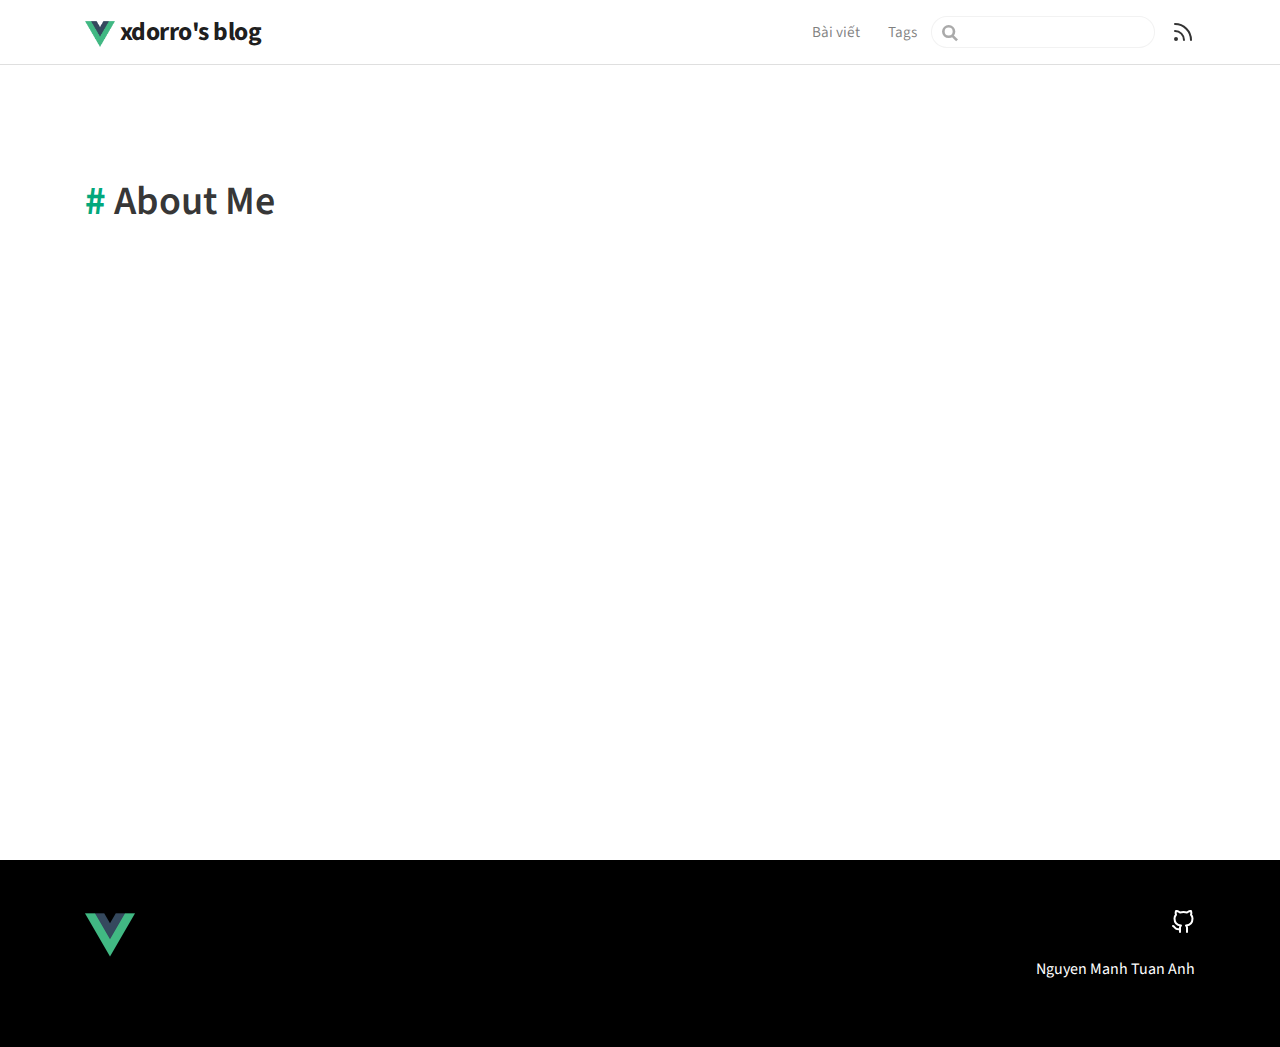
<file: about.html>
<!DOCTYPE html>
<html lang="en-US">
  <head>
    <meta charset="utf-8">
    <meta name="viewport" content="width=device-width,initial-scale=1">
    <title>About Me | xdorro&#39;s blog</title>
    <meta name="generator" content="VuePress 1.8.1">
    <link rel="alternate" type="application/rss+xml" href="https://xdorro.github.io/rss.xml" title="xdorro&#39;s blog RSS Feed">
    <link rel="alternate" type="application/atom+xml" href="https://xdorro.github.io/feed.atom" title="xdorro&#39;s blog Atom Feed">
    <link rel="alternate" type="application/json" href="https://xdorro.github.io/feed.json" title="xdorro&#39;s blog JSON Feed">
    <meta name="description" content=" ...">
    <meta name="google-site-verification" content="GlKV5sSgZMfOOPLgfvVA4_r8Wsdsgy6pHp-OzrkCLPQ">
    
    <link rel="preload" href="/assets/css/0.styles.dbc7e131.css" as="style"><link rel="preload" href="/assets/js/app.5e3f4275.js" as="script"><link rel="preload" href="/assets/js/5.2d372deb.js" as="script"><link rel="preload" href="/assets/js/9.9694a354.js" as="script"><link rel="preload" href="/assets/js/15.031d5adc.js" as="script"><link rel="prefetch" href="/assets/js/10.bb37d0ce.js"><link rel="prefetch" href="/assets/js/11.69e3841d.js"><link rel="prefetch" href="/assets/js/12.0ac68449.js"><link rel="prefetch" href="/assets/js/13.181534c1.js"><link rel="prefetch" href="/assets/js/14.9f2e6011.js"><link rel="prefetch" href="/assets/js/3.6d1bf485.js"><link rel="prefetch" href="/assets/js/4.4742b586.js"><link rel="prefetch" href="/assets/js/6.794dd642.js"><link rel="prefetch" href="/assets/js/7.e76a00c5.js"><link rel="prefetch" href="/assets/js/8.656eed41.js"><link rel="prefetch" href="/assets/js/vuejs-paginate.1e3a7564.js">
    <link rel="stylesheet" href="/assets/css/0.styles.dbc7e131.css">
  </head>
  <body>
    <div id="app" data-server-rendered="true"><div id="vuepress-theme-blog__global-layout"><section id="header-wrapper"><header id="header"><div class="header-wrapper"><nav class="navbar navbar-expand-md navbar-light bg-white fixed-top"><div class="container"><a href="/" class="navbar-brand"><img src="/assets/img/logo.png"> xdorro's blog
          </a> <button type="button" data-toggle="collapse" data-target="#navbarsExampleDefault" aria-controls="navbarsExampleDefault" aria-expanded="false" aria-label="Toggle navigation" class="navbar-toggler"><span class="navbar-toggler-icon"></span></button> <div id="navbarsExampleDefault" class="collapse navbar-collapse"><ul class="navbar-nav ml-auto"><li class="nav-item"><a href="/" class="nav-link">Bài viết</a></li><li class="nav-item"><a href="/tag/" class="nav-link">Tags</a></li> <div class="search-box"><input aria-label="Search" autocomplete="off" spellcheck="false" value=""> <!----></div> <a href="./rss.xml" class="feed"><svg xmlns="http://www.w3.org/2000/svg" width="24" height="24" viewBox="0 0 24 24" fill="none" stroke="currentColor" stroke-width="2" stroke-linecap="round" stroke-linejoin="round" class="feather feather-rss"><path d="M4 11a9 9 0 0 1 9 9"></path><path d="M4 4a16 16 0 0 1 16 16"></path><circle cx="5" cy="19" r="1"></circle></svg></a></ul></div></div></nav></div></header></section> <div id="mobile-header"><div class="mobile-header-bar"><div class="mobile-header-title"><a href="/" class="mobile-home-link navbar-brand"><img src="/assets/img/logo.png"> xdorro's blog
      </a> <svg xmlns="http://www.w3.org/2000/svg" width="24" height="24" viewBox="0 0 24 24" fill="none" stroke="currentColor" stroke-width="2" stroke-linecap="round" stroke-linejoin="round" class="feather feather-menu"><line x1="3" y1="12" x2="21" y2="12"></line><line x1="3" y1="6" x2="21" y2="6"></line><line x1="3" y1="18" x2="21" y2="18"></line></svg></div> <div class="mobile-menu-wrapper"><hr class="menu-divider"> <ul class="mobile-nav"><li class="mobile-nav-item"><a href="/">Bài viết</a></li><li class="mobile-nav-item"><a href="/tag/">Tags</a></li> <li class="mobile-nav-item"><a href="./rss.xml" class="feed"><svg xmlns="http://www.w3.org/2000/svg" width="24" height="24" viewBox="0 0 24 24" fill="none" stroke="currentColor" stroke-width="2" stroke-linecap="round" stroke-linejoin="round" class="feather feather-rss"><path d="M4 11a9 9 0 0 1 9 9"></path><path d="M4 4a16 16 0 0 1 16 16"></path><circle cx="5" cy="19" r="1"></circle></svg></a></li></ul></div></div></div> <div class="container wrapmain"><div><div class="content__default"><h1 id="about-me"><a href="#about-me" class="header-anchor">#</a> About Me</h1></div></div></div> <footer class="themefooter"><div class="container"><div class="row justify-content-between"><div class="col"><a href="/"><img src="/assets/img/logo.png" class="logofooter"></a></div> <div class="col text-right"><ul class="list-unstyled"><li class="contact-item"><a href="https://github.com/xdorro" target="_blank" rel="noopener noreferrer" class="external"><svg xmlns="http://www.w3.org/2000/svg" width="24" height="24" viewBox="0 0 24 24" fill="none" stroke="currentColor" stroke-width="2" stroke-linecap="round" stroke-linejoin="round" class="feather feather-github"><path d="M9 19c-5 1.5-5-2.5-7-3m14 6v-3.87a3.37 3.37 0 0 0-.94-2.61c3.14-.35 6.44-1.54 6.44-7A5.44 5.44 0 0 0 20 4.77 5.07 5.07 0 0 0 19.91 1S18.73.65 16 2.48a13.38 13.38 0 0 0-7 0C6.27.65 5.09 1 5.09 1A5.07 5.07 0 0 0 5 4.77a5.44 5.44 0 0 0-1.5 3.78c0 5.42 3.3 6.61 6.44 7A3.37 3.37 0 0 0 9 18.13V22"></path></svg>
              
            </a></li></ul> <ul class="list-unstyled"><li class="copyright-item"><a href="https://github.com/xdorro" target="_blank" rel="noopener noreferrer" class="external">Nguyen Manh Tuan Anh</a></li></ul></div></div></div></footer></div><div class="global-ui"></div></div>
    <script src="/assets/js/app.5e3f4275.js" defer></script><script src="/assets/js/5.2d372deb.js" defer></script><script src="/assets/js/9.9694a354.js" defer></script><script src="/assets/js/15.031d5adc.js" defer></script>
  </body>
</html>
</file>
<file: assets/css/0.styles.dbc7e131.css>
@import url(https://fonts.googleapis.com/css?family=Source+Sans+Pro:400,400i,600,700&display=swap);@import url(https://fonts.googleapis.com/css?family=Merriweather:400,400i,700&display=swap);.medium-zoom-overlay{z-index:100}.medium-zoom-overlay~img{z-index:101}html{scroll-behavior:smooth}.search-box{display:inline-block;position:relative;margin-right:1rem}.search-box input{cursor:text;width:10rem;height:2rem;color:#4e6e8e;display:inline-block;border:1px solid rgba(0,0,0,.05);border-radius:2rem;font-size:.9rem;line-height:2rem;padding:0 .5rem 0 2rem;outline:none;transition:all .2s ease;background:#fff url(/assets/img/search.83621669.svg) .6rem .5rem no-repeat;background-size:1rem}.search-box input:focus{cursor:auto;border-color:#03b988}.search-box .suggestions{background:#fff;width:20rem;position:absolute;top:1.5rem;border:1px solid rgba(0,0,0,.05);border-radius:6px;padding:.4rem;list-style-type:none}.search-box .suggestions.align-right{right:0}.search-box .suggestion{line-height:1.4;padding:.4rem .6rem;border-radius:4px;cursor:pointer}.search-box .suggestion a{white-space:normal;color:#5d82a6}.search-box .suggestion a .page-title{font-weight:600}.search-box .suggestion a .header{font-size:.9em;margin-left:.25em}.search-box .suggestion.focused{background-color:#f3f4f5}.search-box .suggestion.focused a{color:#03b988}@media (max-width:959px){.search-box input{cursor:pointer;width:0;border-color:transparent;position:relative}.search-box input:focus{cursor:text;left:0;width:10rem}}@media (-ms-high-contrast:none){.search-box input{height:2rem}}@media (max-width:959px) and (min-width:719px){.search-box .suggestions{left:0}}@media (max-width:719px){.search-box{margin-right:0}.search-box input{left:1rem}.search-box .suggestions{right:0}}@media (max-width:419px){.search-box .suggestions{width:calc(100vw - 4rem)}.search-box input:focus{width:8rem}}.feed{display:flex;align-items:center;color:inherit}.feed:hover{color:#03b988}.header-wrapper .title{font-size:30px;margin:0;letter-spacing:2px;display:block;text-transform:uppercase}.header-wrapper .title a{color:#000;font-weight:700;text-decoration:none}.header-wrapper .header-right-wrap{flex:1;display:flex;justify-content:flex-end;align-items:center}.header-wrapper .header-right-wrap .nav{flex:0 0 auto;display:flex;margin:0}.header-wrapper .header-right-wrap .nav .nav-item{margin-left:20px}.header-wrapper .header-right-wrap .nav .nav-item a{text-decoration:none;transition:color .3s}.header-wrapper .header-right-wrap .search-box{margin-left:20px}.header-wrapper .header-right-wrap .search-box input{border-radius:5px;transition:all .5s;border:1px solid #cecece}.header-wrapper .header-right-wrap .search-box input:hover{border:1px solid #03b988;box-shadow:0 0 5px #03b988}.header-wrapper .header-right-wrap .search-box .suggestions{border:1px solid #000;top:40px;right:0}.header-wrapper .header-right-wrap .search-box .suggestions a{color:#000;text-decoration:none}.header-wrapper .header-right-wrap .search-box .suggestions a.focused{color:#03b988}@media (max-width:719px){#header{display:none}.header-wrapper{flex-direction:column}.header-wrapper .header-right-wrap{display:none}}.mobile-header-bar{z-index:12;position:fixed;top:0;width:100vw;box-sizing:border-box;background-color:#fff;margin:auto;box-shadow:0 5px 20px rgba(0,0,0,.03),0 6px 6px rgba(0,0,0,.05);transition:all 1s cubic-bezier(.25,.8,.25,1)}#mobile-header .mobile-header-title{display:flex;align-items:center;justify-content:space-between;padding:1.2em}#mobile-header .mobile-header-title .mobile-home-link{text-decoration:none;color:inherit}.mobile-nav-item{padding:10px 0;list-style:none}.mobile-nav-item a{text-decoration:none}.menu-divider{margin:0}.mobile-menu-wrapper{max-height:0;overflow:hidden;transition:.3s ease;background-color:#fff}.mobile-menu-wrapper.open{max-height:450px;transition:.3s ease}@media (min-width:719px){#mobile-header{display:none}}#vuepress-theme-blog__global-layout{word-wrap:break-word}.content-wrapper{padding:160px 15px 80px;min-height:calc(100vh - 300px);max-width:740px;margin:0 auto}@media (max-width:719px){.content-wrapper{padding:100px 15px 20px;min-height:calc(100vh - 180px)}}code[class*=language-],pre[class*=language-]{color:#f8f8f2;background:none;text-shadow:0 1px rgba(0,0,0,.3);font-family:Consolas,Monaco,Andale Mono,Ubuntu Mono,monospace;font-size:1em;text-align:left;white-space:pre;word-spacing:normal;word-break:normal;word-wrap:normal;line-height:1.5;-moz-tab-size:4;-o-tab-size:4;tab-size:4;-webkit-hyphens:none;-ms-hyphens:none;hyphens:none}pre[class*=language-]{padding:1em;margin:.5em 0;overflow:auto;border-radius:.3em}:not(pre)>code[class*=language-],pre[class*=language-]{background:#272822}:not(pre)>code[class*=language-]{padding:.1em;border-radius:.3em;white-space:normal}.token.cdata,.token.comment,.token.doctype,.token.prolog{color:#8292a2}.token.punctuation{color:#f8f8f2}.token.namespace{opacity:.7}.token.constant,.token.deleted,.token.property,.token.symbol,.token.tag{color:#f92672}.token.boolean,.token.number{color:#ae81ff}.token.attr-name,.token.builtin,.token.char,.token.inserted,.token.selector,.token.string{color:#a6e22e}.language-css .token.string,.style .token.string,.token.entity,.token.operator,.token.url,.token.variable{color:#f8f8f2}.token.atrule,.token.attr-value,.token.class-name,.token.function{color:#e6db74}.token.keyword{color:#66d9ef}.token.important,.token.regex{color:#fd971f}.token.bold,.token.important{font-weight:700}.token.italic{font-style:italic}.token.entity{cursor:help}.content__default code{color:#476582;padding:.1rem .4rem;margin:.1rem;font-size:.85em;background-color:rgba(27,31,35,.05);border-radius:15px}.content__default code .token.deleted{color:#ec5975}.content__default code .token.inserted{color:#03b988}.content__default pre,.content__default pre[class*=language-]{line-height:1.4;padding:1.25rem 1.5rem;margin:.85rem 0;background-color:#000;border-radius:6px;overflow:auto}.content__default pre[class*=language-] code,.content__default pre code{color:#fff;padding:0;background-color:transparent;border-radius:0}div[class*=language-]{position:relative;background-color:#000;border-radius:6px}div[class*=language-] .highlight-lines{-webkit-user-select:none;-moz-user-select:none;-ms-user-select:none;user-select:none;padding-top:1.3rem;position:absolute;top:0;left:0;width:100%;line-height:1.4}div[class*=language-] .highlight-lines .highlighted{background-color:hsla(0,0%,100%,.2)}div[class*=language-] pre,div[class*=language-] pre[class*=language-]{background:transparent;position:relative;z-index:1}div[class*=language-]:before{position:absolute;z-index:3;top:.8em;right:1em;font-size:.75rem;color:hsla(0,0%,100%,.4)}div[class*=language-]:not(.line-numbers-mode) .line-numbers-wrapper{display:none}div[class*=language-].line-numbers-mode .highlight-lines .highlighted{position:relative}div[class*=language-].line-numbers-mode .highlight-lines .highlighted:before{content:" ";position:absolute;z-index:3;left:0;top:0;display:block;width:3.5rem;height:100%;background-color:rgba(0,0,0,.66)}div[class*=language-].line-numbers-mode pre{padding-left:4.5rem;vertical-align:middle}div[class*=language-].line-numbers-mode .line-numbers-wrapper{position:absolute;top:0;width:3.5rem;text-align:center;color:hsla(0,0%,100%,.3);padding:1.25rem 0;line-height:1.4}div[class*=language-].line-numbers-mode .line-numbers-wrapper .line-number,div[class*=language-].line-numbers-mode .line-numbers-wrapper br{-webkit-user-select:none;-moz-user-select:none;-ms-user-select:none;user-select:none}div[class*=language-].line-numbers-mode .line-numbers-wrapper .line-number{position:relative;z-index:4;font-size:.85em}div[class*=language-].line-numbers-mode:after{content:"";position:absolute;z-index:2;top:0;left:0;width:3.5rem;height:100%;border-radius:6px 0 0 6px;border-right:1px solid rgba(0,0,0,.66);background-color:#000}div[class~=language-js]:before{content:"js"}div[class~=language-ts]:before{content:"ts"}div[class~=language-html]:before{content:"html"}div[class~=language-md]:before{content:"md"}div[class~=language-vue]:before{content:"vue"}div[class~=language-css]:before{content:"css"}div[class~=language-sass]:before{content:"sass"}div[class~=language-scss]:before{content:"scss"}div[class~=language-less]:before{content:"less"}div[class~=language-stylus]:before{content:"stylus"}div[class~=language-go]:before{content:"go"}div[class~=language-java]:before{content:"java"}div[class~=language-c]:before{content:"c"}div[class~=language-sh]:before{content:"sh"}div[class~=language-yaml]:before{content:"yaml"}div[class~=language-py]:before{content:"py"}div[class~=language-docker]:before{content:"docker"}div[class~=language-dockerfile]:before{content:"dockerfile"}div[class~=language-makefile]:before{content:"makefile"}div[class~=language-javascript]:before{content:"js"}div[class~=language-typescript]:before{content:"ts"}div[class~=language-markup]:before{content:"html"}div[class~=language-markdown]:before{content:"md"}div[class~=language-json]:before{content:"json"}div[class~=language-ruby]:before{content:"rb"}div[class~=language-python]:before{content:"py"}div[class~=language-bash]:before{content:"sh"}div[class~=language-php]:before{content:"php"}.global-ui .sw-update-popup{border-color:#03b988;color:#03b988;border-radius:10px}.global-ui .sw-update-popup button{background:#d05dd2;color:#fff;border-radius:5px;border:none}@media print{*,:after,:before{text-shadow:none!important;box-shadow:none!important}a,a:visited{text-decoration:underline}abbr[title]:after{content:" (" attr(title) ")"}pre{white-space:pre-wrap!important}thead{display:table-header-group}.navbar{display:none}.badge{border:1px solid #000}.table{border-collapse:collapse!important}blockquote,pre{border:1px solid #999}blockquote,img,pre,tr{page-break-inside:avoid}h2,h3,p{orphans:3;widows:3}h2,h3{page-break-after:avoid}.table td,.table th{background-color:#fff!important}.table-bordered td,.table-bordered th{border:1px solid #ddd!important}}html{box-sizing:border-box;font-family:sans-serif;line-height:1.15;-webkit-text-size-adjust:100%;-ms-text-size-adjust:100%;-ms-overflow-style:scrollbar;-webkit-tap-highlight-color:transparent}*,:after,:before{box-sizing:inherit}@-ms-viewport{width:device-width}article,aside,dialog,figcaption,figure,footer,header,hgroup,main,nav,section{display:block}body{margin:0;font-family:-apple-system,BlinkMacSystemFont,Segoe UI,Roboto,Helvetica Neue,Arial,sans-serif;font-size:1rem;font-weight:400;line-height:1.5;color:#fff;background-color:#212529}[tabindex="-1"]:focus{outline:none!important}hr{box-sizing:content-box;height:0;overflow:visible}h1,h2,h3,h4,h5,h6{margin-top:0;margin-bottom:.5rem}p{margin-top:0;margin-bottom:1rem}abbr[data-original-title],abbr[title]{text-decoration:underline;-webkit-text-decoration:underline dotted;text-decoration:underline dotted;cursor:help;border-bottom:0}address{font-style:normal;line-height:inherit}address,dl,ol,ul{margin-bottom:1rem}dl,ol,ul{margin-top:0}ol ol,ol ul,ul ol,ul ul{margin-bottom:0}dt{font-weight:700}dd{margin-bottom:.5rem;margin-left:0}blockquote{margin:0 0 1rem}dfn{font-style:italic}b,strong{font-weight:bolder}small{font-size:80%}sub,sup{position:relative;font-size:75%;line-height:0;vertical-align:baseline}sub{bottom:-.25em}sup{top:-.5em}a{color:#007bff;text-decoration:none;background-color:transparent;-webkit-text-decoration-skip:objects}a:hover{color:#0056b3;text-decoration:underline}a:not([href]):not([tabindex]){color:inherit;text-decoration:none}a:not([href]):not([tabindex]):focus{outline:0}a:not([href]):not([tabindex]):focus,a:not([href]):not([tabindex]):hover{color:inherit;text-decoration:none}code,kbd,pre,samp{font-size:1em}pre{overflow:auto}figure{margin:0 0 1rem}img{vertical-align:middle;border-style:none}svg:not(:root){overflow:hidden}[role=button],a,area,button,input,label,select,summary,textarea{touch-action:manipulation}table{border-collapse:collapse}caption{padding-top:.75rem;padding-bottom:.75rem;color:#868e96;caption-side:bottom}caption,th{text-align:left}label{display:inline-block;margin-bottom:.5rem}button:focus{outline:1px dotted;outline:5px auto -webkit-focus-ring-color}button,input,optgroup,select,textarea{margin:0;font-family:inherit;font-size:inherit;line-height:inherit}button,input{overflow:visible}button,select{text-transform:none}[type=reset],[type=submit],button,html [type=button]{-webkit-appearance:button}[type=button]::-moz-focus-inner,[type=reset]::-moz-focus-inner,[type=submit]::-moz-focus-inner,button::-moz-focus-inner{padding:0;border-style:none}input[type=checkbox],input[type=radio]{box-sizing:border-box;padding:0}input[type=date],input[type=datetime-local],input[type=month],input[type=time]{-webkit-appearance:listbox}textarea{overflow:auto;resize:vertical}fieldset{min-width:0;padding:0;margin:0;border:0}legend{display:block;width:100%;max-width:100%;padding:0;margin-bottom:.5rem;font-size:1.5rem;line-height:inherit;color:inherit;white-space:normal}progress{vertical-align:baseline}[type=number]::-webkit-inner-spin-button,[type=number]::-webkit-outer-spin-button{height:auto}[type=search]{outline-offset:-2px;-webkit-appearance:none}[type=search]::-webkit-search-cancel-button,[type=search]::-webkit-search-decoration{-webkit-appearance:none}::-webkit-file-upload-button{font:inherit;-webkit-appearance:button}output{display:inline-block}summary{display:list-item}template{display:none}[hidden]{display:none!important}.h1,.h2,.h3,.h4,.h5,.h6,h1,h2,h3,h4,h5,h6{margin-bottom:.5rem;font-family:inherit;font-weight:500;line-height:1.1;color:inherit}.h1,h1{font-size:2.5rem}.h2,h2{font-size:2rem}.h3,h3{font-size:1.75rem}.h4,h4{font-size:1.5rem}.h5,h5{font-size:1.25rem}.h6,h6{font-size:1rem}.display-1{font-size:6rem}.display-1,.display-2{font-weight:300;line-height:1.1}.display-2{font-size:5.5rem}.display-3{font-size:4.5rem}.display-3,.display-4{font-weight:300;line-height:1.1}.display-4{font-size:3.5rem}.lead{font-size:1.25rem;font-weight:300}hr{margin-top:1rem;margin-bottom:1rem;border:0;border-top:1px solid rgba(0,0,0,.1)}.small,small{font-size:80%;font-weight:400}.mark,mark{padding:.2em;background-color:#fcf8e3}.list-inline,.list-unstyled{padding-left:0;list-style:none}.list-inline-item{display:inline-block}.list-inline-item:not(:last-child){margin-right:5px}.initialism{font-size:90%;text-transform:uppercase}.blockquote{margin-bottom:1rem;font-size:1.25rem}.blockquote-footer{display:block;font-size:80%;color:#868e96}.blockquote-footer:before{content:"\2014 \00A0"}.img-fluid,.img-thumbnail{max-width:100%;height:auto}.img-thumbnail{padding:.25rem;background-color:#fff;border:1px solid #ddd;border-radius:.25rem;transition:all .2s ease-in-out}.figure{display:inline-block}.figure-img{margin-bottom:.5rem;line-height:1}.figure-caption{font-size:90%;color:#868e96}code,kbd,pre,samp{font-family:SFMono-Regular,Menlo,Monaco,Consolas,Liberation Mono,Courier New,monospace}code{padding:.2rem .4rem;font-size:90%;color:#bd4147;background-color:#f8f9fa;border-radius:.25rem}a>code{padding:0;color:inherit;background-color:inherit}kbd{padding:.2rem .4rem;font-size:90%;color:#fff;background-color:#212529;border-radius:.2rem}kbd kbd{padding:0;font-size:100%;font-weight:700}pre{display:block;margin-top:0;margin-bottom:1rem;font-size:90%;color:#212529}pre code{padding:0;font-size:inherit;color:inherit;background-color:transparent;border-radius:0}.pre-scrollable{max-height:340px;overflow-y:scroll}.container{margin-right:auto;margin-left:auto;padding-right:15px;padding-left:15px;width:100%}@media (min-width:576px){.container{max-width:540px}}@media (min-width:768px){.container{max-width:720px}}@media (min-width:992px){.container{max-width:960px}}@media (min-width:1200px){.container{max-width:1140px}}.container-fluid{margin-right:auto;margin-left:auto;padding-right:15px;padding-left:15px;width:100%}.row{display:flex;flex-wrap:wrap;margin-right:-15px;margin-left:-15px}.no-gutters{margin-right:0;margin-left:0}.no-gutters>.col,.no-gutters>[class*=col-]{padding-right:0;padding-left:0}.col,.col-1,.col-2,.col-3,.col-4,.col-5,.col-6,.col-7,.col-8,.col-9,.col-10,.col-11,.col-12,.col-auto,.col-lg,.col-lg-1,.col-lg-2,.col-lg-3,.col-lg-4,.col-lg-5,.col-lg-6,.col-lg-7,.col-lg-8,.col-lg-9,.col-lg-10,.col-lg-11,.col-lg-12,.col-lg-auto,.col-md,.col-md-1,.col-md-2,.col-md-3,.col-md-4,.col-md-5,.col-md-6,.col-md-7,.col-md-8,.col-md-9,.col-md-10,.col-md-11,.col-md-12,.col-md-auto,.col-sm,.col-sm-1,.col-sm-2,.col-sm-3,.col-sm-4,.col-sm-5,.col-sm-6,.col-sm-7,.col-sm-8,.col-sm-9,.col-sm-10,.col-sm-11,.col-sm-12,.col-sm-auto,.col-xl,.col-xl-1,.col-xl-2,.col-xl-3,.col-xl-4,.col-xl-5,.col-xl-6,.col-xl-7,.col-xl-8,.col-xl-9,.col-xl-10,.col-xl-11,.col-xl-12,.col-xl-auto{position:relative;width:100%;min-height:1px;padding-right:15px;padding-left:15px}.col{flex-basis:0;flex-grow:1;max-width:100%}.col-auto{flex:0 0 auto;width:auto;max-width:none}.col-1{flex:0 0 8.333333%;max-width:8.333333%}.col-2{flex:0 0 16.666667%;max-width:16.666667%}.col-3{flex:0 0 25%;max-width:25%}.col-4{flex:0 0 33.333333%;max-width:33.333333%}.col-5{flex:0 0 41.666667%;max-width:41.666667%}.col-6{flex:0 0 50%;max-width:50%}.col-7{flex:0 0 58.333333%;max-width:58.333333%}.col-8{flex:0 0 66.666667%;max-width:66.666667%}.col-9{flex:0 0 75%;max-width:75%}.col-10{flex:0 0 83.333333%;max-width:83.333333%}.col-11{flex:0 0 91.666667%;max-width:91.666667%}.col-12{flex:0 0 100%;max-width:100%}@media (min-width:576px){.col-sm{flex-basis:0;flex-grow:1;max-width:100%}.col-sm-auto{flex:0 0 auto;width:auto;max-width:none}.col-sm-1{flex:0 0 8.333333%;max-width:8.333333%}.col-sm-2{flex:0 0 16.666667%;max-width:16.666667%}.col-sm-3{flex:0 0 25%;max-width:25%}.col-sm-4{flex:0 0 33.333333%;max-width:33.333333%}.col-sm-5{flex:0 0 41.666667%;max-width:41.666667%}.col-sm-6{flex:0 0 50%;max-width:50%}.col-sm-7{flex:0 0 58.333333%;max-width:58.333333%}.col-sm-8{flex:0 0 66.666667%;max-width:66.666667%}.col-sm-9{flex:0 0 75%;max-width:75%}.col-sm-10{flex:0 0 83.333333%;max-width:83.333333%}.col-sm-11{flex:0 0 91.666667%;max-width:91.666667%}.col-sm-12{flex:0 0 100%;max-width:100%}}@media (min-width:768px){.col-md{flex-basis:0;flex-grow:1;max-width:100%}.col-md-auto{flex:0 0 auto;width:auto;max-width:none}.col-md-1{flex:0 0 8.333333%;max-width:8.333333%}.col-md-2{flex:0 0 16.666667%;max-width:16.666667%}.col-md-3{flex:0 0 25%;max-width:25%}.col-md-4{flex:0 0 33.333333%;max-width:33.333333%}.col-md-5{flex:0 0 41.666667%;max-width:41.666667%}.col-md-6{flex:0 0 50%;max-width:50%}.col-md-7{flex:0 0 58.333333%;max-width:58.333333%}.col-md-8{flex:0 0 66.666667%;max-width:66.666667%}.col-md-9{flex:0 0 75%;max-width:75%}.col-md-10{flex:0 0 83.333333%;max-width:83.333333%}.col-md-11{flex:0 0 91.666667%;max-width:91.666667%}.col-md-12{flex:0 0 100%;max-width:100%}}@media (min-width:992px){.col-lg{flex-basis:0;flex-grow:1;max-width:100%}.col-lg-auto{flex:0 0 auto;width:auto;max-width:none}.col-lg-1{flex:0 0 8.333333%;max-width:8.333333%}.col-lg-2{flex:0 0 16.666667%;max-width:16.666667%}.col-lg-3{flex:0 0 25%;max-width:25%}.col-lg-4{flex:0 0 33.333333%;max-width:33.333333%}.col-lg-5{flex:0 0 41.666667%;max-width:41.666667%}.col-lg-6{flex:0 0 50%;max-width:50%}.col-lg-7{flex:0 0 58.333333%;max-width:58.333333%}.col-lg-8{flex:0 0 66.666667%;max-width:66.666667%}.col-lg-9{flex:0 0 75%;max-width:75%}.col-lg-10{flex:0 0 83.333333%;max-width:83.333333%}.col-lg-11{flex:0 0 91.666667%;max-width:91.666667%}.col-lg-12{flex:0 0 100%;max-width:100%}}@media (min-width:1200px){.col-xl{flex-basis:0;flex-grow:1;max-width:100%}.col-xl-auto{flex:0 0 auto;width:auto;max-width:none}.col-xl-1{flex:0 0 8.333333%;max-width:8.333333%}.col-xl-2{flex:0 0 16.666667%;max-width:16.666667%}.col-xl-3{flex:0 0 25%;max-width:25%}.col-xl-4{flex:0 0 33.333333%;max-width:33.333333%}.col-xl-5{flex:0 0 41.666667%;max-width:41.666667%}.col-xl-6{flex:0 0 50%;max-width:50%}.col-xl-7{flex:0 0 58.333333%;max-width:58.333333%}.col-xl-8{flex:0 0 66.666667%;max-width:66.666667%}.col-xl-9{flex:0 0 75%;max-width:75%}.col-xl-10{flex:0 0 83.333333%;max-width:83.333333%}.col-xl-11{flex:0 0 91.666667%;max-width:91.666667%}.col-xl-12{flex:0 0 100%;max-width:100%}}.offset-1{margin-left:8.333333%}.offset-2{margin-left:16.666667%}.offset-3{margin-left:25%}.offset-4{margin-left:33.333333%}.offset-5{margin-left:41.666667%}.offset-6{margin-left:50%}.offset-7{margin-left:58.333333%}.offset-8{margin-left:66.666667%}.offset-9{margin-left:75%}.offset-10{margin-left:83.333333%}.offset-11{margin-left:91.666667%}@media (min-width:576px){.offset-sm-1{margin-left:8.333333%}.offset-sm-2{margin-left:16.666667%}.offset-sm-3{margin-left:25%}.offset-sm-4{margin-left:33.333333%}.offset-sm-5{margin-left:41.666667%}.offset-sm-6{margin-left:50%}.offset-sm-7{margin-left:58.333333%}.offset-sm-8{margin-left:66.666667%}.offset-sm-9{margin-left:75%}.offset-sm-10{margin-left:83.333333%}.offset-sm-11{margin-left:91.666667%}}@media (min-width:768px){.offset-md-1{margin-left:8.333333%}.offset-md-2{margin-left:16.666667%}.offset-md-3{margin-left:25%}.offset-md-4{margin-left:33.333333%}.offset-md-5{margin-left:41.666667%}.offset-md-6{margin-left:50%}.offset-md-7{margin-left:58.333333%}.offset-md-8{margin-left:66.666667%}.offset-md-9{margin-left:75%}.offset-md-10{margin-left:83.333333%}.offset-md-11{margin-left:91.666667%}}@media (min-width:992px){.offset-lg-1{margin-left:8.333333%}.offset-lg-2{margin-left:16.666667%}.offset-lg-3{margin-left:25%}.offset-lg-4{margin-left:33.333333%}.offset-lg-5{margin-left:41.666667%}.offset-lg-6{margin-left:50%}.offset-lg-7{margin-left:58.333333%}.offset-lg-8{margin-left:66.666667%}.offset-lg-9{margin-left:75%}.offset-lg-10{margin-left:83.333333%}.offset-lg-11{margin-left:91.666667%}}@media (min-width:1200px){.offset-xl-1{margin-left:8.333333%}.offset-xl-2{margin-left:16.666667%}.offset-xl-3{margin-left:25%}.offset-xl-4{margin-left:33.333333%}.offset-xl-5{margin-left:41.666667%}.offset-xl-6{margin-left:50%}.offset-xl-7{margin-left:58.333333%}.offset-xl-8{margin-left:66.666667%}.offset-xl-9{margin-left:75%}.offset-xl-10{margin-left:83.333333%}.offset-xl-11{margin-left:91.666667%}}.order-1{order:1}.order-2{order:2}.order-3{order:3}.order-4{order:4}.order-5{order:5}.order-6{order:6}.order-7{order:7}.order-8{order:8}.order-9{order:9}.order-10{order:10}.order-11{order:11}.order-12{order:12}@media (min-width:576px){.order-sm-1{order:1}.order-sm-2{order:2}.order-sm-3{order:3}.order-sm-4{order:4}.order-sm-5{order:5}.order-sm-6{order:6}.order-sm-7{order:7}.order-sm-8{order:8}.order-sm-9{order:9}.order-sm-10{order:10}.order-sm-11{order:11}.order-sm-12{order:12}}@media (min-width:768px){.order-md-1{order:1}.order-md-2{order:2}.order-md-3{order:3}.order-md-4{order:4}.order-md-5{order:5}.order-md-6{order:6}.order-md-7{order:7}.order-md-8{order:8}.order-md-9{order:9}.order-md-10{order:10}.order-md-11{order:11}.order-md-12{order:12}}@media (min-width:992px){.order-lg-1{order:1}.order-lg-2{order:2}.order-lg-3{order:3}.order-lg-4{order:4}.order-lg-5{order:5}.order-lg-6{order:6}.order-lg-7{order:7}.order-lg-8{order:8}.order-lg-9{order:9}.order-lg-10{order:10}.order-lg-11{order:11}.order-lg-12{order:12}}@media (min-width:1200px){.order-xl-1{order:1}.order-xl-2{order:2}.order-xl-3{order:3}.order-xl-4{order:4}.order-xl-5{order:5}.order-xl-6{order:6}.order-xl-7{order:7}.order-xl-8{order:8}.order-xl-9{order:9}.order-xl-10{order:10}.order-xl-11{order:11}.order-xl-12{order:12}}.table{width:100%;max-width:100%;margin-bottom:1rem;background-color:transparent}.table thead th{vertical-align:bottom;border-bottom:2px solid #e9ecef}.table tbody+tbody{border-top:2px solid #e9ecef}.table .table{background-color:#fff}.table td,.table th{padding:.75rem;vertical-align:top;border-top:1px solid #e9ecef}.table-sm td,.table-sm th{padding:.3rem}.table-bordered,.table-bordered td,.table-bordered th{border:1px solid #e9ecef}.table-bordered thead td,.table-bordered thead th{border-bottom-width:2px}.table-striped tbody tr:nth-of-type(odd){background-color:rgba(0,0,0,.05)}.table-hover tbody tr:hover{background-color:rgba(0,0,0,.075)}.table-hover .table-primary:hover{background-color:#9fcdff}.table-hover .table-secondary:hover{background-color:#cfd2d6}.table-hover .table-success:hover{background-color:#b1dfbb}.table-hover .table-info:hover{background-color:#abdde5}.table-hover .table-warning:hover{background-color:#ffe8a1}.table-hover .table-danger:hover{background-color:#f1b0b7}.table-hover .table-light:hover{background-color:#ececf6}.table-hover .table-dark:hover{background-color:#b9bbbe}.table-hover .table-active:hover{background-color:rgba(0,0,0,.075)}.table-primary,.table-primary>td,.table-primary>th{background-color:#b8daff}.table-hover .table-primary:hover>td,.table-hover .table-primary:hover>th{background-color:#9fcdff}.table-secondary,.table-secondary>td,.table-secondary>th{background-color:#dddfe2}.table-hover .table-secondary:hover>td,.table-hover .table-secondary:hover>th{background-color:#cfd2d6}.table-success,.table-success>td,.table-success>th{background-color:#c3e6cb}.table-hover .table-success:hover>td,.table-hover .table-success:hover>th{background-color:#b1dfbb}.table-info,.table-info>td,.table-info>th{background-color:#bee5eb}.table-hover .table-info:hover>td,.table-hover .table-info:hover>th{background-color:#abdde5}.table-warning,.table-warning>td,.table-warning>th{background-color:#ffeeba}.table-hover .table-warning:hover>td,.table-hover .table-warning:hover>th{background-color:#ffe8a1}.table-danger,.table-danger>td,.table-danger>th{background-color:#f5c6cb}.table-hover .table-danger:hover>td,.table-hover .table-danger:hover>th{background-color:#f1b0b7}.table-light,.table-light>td,.table-light>th{background-color:#fdfdfe}.table-hover .table-light:hover>td,.table-hover .table-light:hover>th{background-color:#ececf6}.table-dark,.table-dark>td,.table-dark>th{background-color:#c6c8ca}.table-hover .table-dark:hover>td,.table-hover .table-dark:hover>th{background-color:#b9bbbe}.table-active,.table-active>td,.table-active>th,.table-hover .table-active:hover>td,.table-hover .table-active:hover>th{background-color:rgba(0,0,0,.075)}.thead-inverse th{color:#fff;background-color:#212529}.thead-default th{color:#495057;background-color:#e9ecef}.table-inverse{color:#fff;background-color:#212529}.table-inverse.table-bordered{border:0}.table-inverse.table-striped tbody tr:nth-of-type(odd){background-color:hsla(0,0%,100%,.05)}.table-inverse.table-hover tbody tr:hover{background-color:hsla(0,0%,100%,.075)}.table-inverse td,.table-inverse th,.table-inverse thead th{border-color:#32383e}@media (max-width:991px){.table-responsive{display:block;width:100%;overflow-x:auto;-ms-overflow-style:-ms-autohiding-scrollbar}.table-responsive.table-bordered{border:0}}.form-control{display:block;width:100%;padding:.5rem .75rem;font-size:1rem;line-height:1.25;color:#495057;background-color:#fff;background-image:none;background-clip:padding-box;border:1px solid rgba(0,0,0,.15);border-radius:.25rem;transition:border-color .15s ease-in-out,box-shadow .15s ease-in-out}.form-control::-ms-expand{background-color:transparent;border:0}.form-control:focus{color:#495057;background-color:#fff;border-color:#80bdff;outline:none}.form-control:-ms-input-placeholder{color:#868e96;opacity:1}.form-control::-moz-placeholder{color:#868e96;opacity:1}.form-control::placeholder{color:#868e96;opacity:1}.form-control:disabled,.form-control[readonly]{background-color:#e9ecef;opacity:1}select.form-control:not([size]):not([multiple]){height:calc(2.25rem + 2px)}select.form-control:focus::-ms-value{color:#495057;background-color:#fff}.form-control-file,.form-control-range{display:block}.col-form-label{margin-bottom:0}.col-form-label,.col-form-label-lg{padding-top:calc(.5rem - 2px);padding-bottom:calc(.5rem - 2px)}.col-form-label-lg{font-size:1.25rem}.col-form-label-sm{padding-top:calc(.25rem - 2px);padding-bottom:calc(.25rem - 2px);font-size:.875rem}.col-form-legend{font-size:1rem}.col-form-legend,.form-control-plaintext{padding-top:.5rem;padding-bottom:.5rem;margin-bottom:0}.form-control-plaintext{line-height:1.25;border:solid transparent;border-width:1px 0}.form-control-plaintext.form-control-lg,.form-control-plaintext.form-control-sm,.input-group-lg>.form-control-plaintext.form-control,.input-group-lg>.form-control-plaintext.input-group-addon,.input-group-lg>.input-group-btn>.form-control-plaintext.btn,.input-group-sm>.form-control-plaintext.form-control,.input-group-sm>.form-control-plaintext.input-group-addon,.input-group-sm>.input-group-btn>.form-control-plaintext.btn{padding-right:0;padding-left:0}.form-control-sm,.input-group-sm>.form-control,.input-group-sm>.input-group-addon,.input-group-sm>.input-group-btn>.btn{padding:.25rem .5rem;font-size:.875rem;line-height:1.5;border-radius:.2rem}.input-group-sm>.input-group-btn>select.btn:not([size]):not([multiple]),.input-group-sm>select.form-control:not([size]):not([multiple]),.input-group-sm>select.input-group-addon:not([size]):not([multiple]),select.form-control-sm:not([size]):not([multiple]){height:calc(1.8125rem + 2px)}.form-control-lg,.input-group-lg>.form-control,.input-group-lg>.input-group-addon,.input-group-lg>.input-group-btn>.btn{padding:.5rem 1rem;font-size:1.25rem;line-height:1.5;border-radius:.3rem}.input-group-lg>.input-group-btn>select.btn:not([size]):not([multiple]),.input-group-lg>select.form-control:not([size]):not([multiple]),.input-group-lg>select.input-group-addon:not([size]):not([multiple]),select.form-control-lg:not([size]):not([multiple]){height:calc(2.3125rem + 2px)}.form-group{margin-bottom:1rem}.form-text{display:block;margin-top:.25rem}.form-row{display:flex;flex-wrap:wrap;margin-right:-5px;margin-left:-5px}.form-row>.col,.form-row>[class*=col-]{padding-right:5px;padding-left:5px}.form-check{position:relative;display:block;margin-bottom:.5rem}.form-check.disabled .form-check-label{color:#868e96}.form-check-label{padding-left:1.25rem;margin-bottom:0}.form-check-input{position:absolute;margin-top:.25rem;margin-left:-1.25rem}.form-check-input:only-child{position:static}.form-check-inline{display:inline-block}.form-check-inline .form-check-label{vertical-align:middle}.form-check-inline+.form-check-inline{margin-left:.75rem}.invalid-feedback{display:none;margin-top:.25rem;font-size:.875rem;color:#dc3545}.invalid-tooltip{position:absolute;top:100%;z-index:5;display:none;width:250px;padding:.5rem;margin-top:.1rem;font-size:.875rem;line-height:1;color:#fff;background-color:rgba(220,53,69,.8);border-radius:.2rem}.custom-select.is-valid,.custom-select:valid,.form-control.is-valid,.was-validated,.was-validated .form-control:valid{border-color:#28a745}.custom-select.is-valid:focus,.custom-select:valid:focus,.form-control.is-valid:focus,.was-validated,.was-validated .form-control:valid:focus{box-shadow:0 0 0 .2rem rgba(40,167,69,.25)}.custom-select.is-valid~.invalid-feedback,.custom-select.is-valid~.invalid-tooltip,.custom-select:valid~.invalid-feedback,.custom-select:valid~.invalid-tooltip,.form-control.is-valid~.invalid-feedback,.form-control.is-valid~.invalid-tooltip,.was-validated,.was-validated .form-control:valid~.invalid-feedback,.was-validated .form-control:valid~.invalid-tooltip{display:block}.form-check-input.is-valid+.form-check-label,.was-validated .form-check-input:valid+.form-check-label{color:#28a745}.custom-control-input.is-valid~.custom-control-indicator,.was-validated .custom-control-input:valid~.custom-control-indicator{background-color:rgba(40,167,69,.25)}.custom-control-input.is-valid~.custom-control-description,.was-validated .custom-control-input:valid~.custom-control-description{color:#28a745}.custom-file-input.is-valid~.custom-file-control,.was-validated .custom-file-input:valid~.custom-file-control{border-color:#28a745}.custom-file-input.is-valid~.custom-file-control:before,.was-validated .custom-file-input:valid~.custom-file-control:before{border-color:inherit}.custom-file-input.is-valid:focus,.was-validated .custom-file-input:valid:focus{box-shadow:0 0 0 .2rem rgba(40,167,69,.25)}.custom-select.is-invalid,.custom-select:invalid,.form-control.is-invalid,.was-validated,.was-validated .form-control:invalid{border-color:#dc3545}.custom-select.is-invalid:focus,.custom-select:invalid:focus,.form-control.is-invalid:focus,.was-validated,.was-validated .form-control:invalid:focus{box-shadow:0 0 0 .2rem rgba(220,53,69,.25)}.custom-select.is-invalid~.invalid-feedback,.custom-select.is-invalid~.invalid-tooltip,.custom-select:invalid~.invalid-feedback,.custom-select:invalid~.invalid-tooltip,.form-control.is-invalid~.invalid-feedback,.form-control.is-invalid~.invalid-tooltip,.was-validated,.was-validated .form-control:invalid~.invalid-feedback,.was-validated .form-control:invalid~.invalid-tooltip{display:block}.form-check-input.is-invalid+.form-check-label,.was-validated .form-check-input:invalid+.form-check-label{color:#dc3545}.custom-control-input.is-invalid~.custom-control-indicator,.was-validated .custom-control-input:invalid~.custom-control-indicator{background-color:rgba(220,53,69,.25)}.custom-control-input.is-invalid~.custom-control-description,.was-validated .custom-control-input:invalid~.custom-control-description{color:#dc3545}.custom-file-input.is-invalid~.custom-file-control,.was-validated .custom-file-input:invalid~.custom-file-control{border-color:#dc3545}.custom-file-input.is-invalid~.custom-file-control:before,.was-validated .custom-file-input:invalid~.custom-file-control:before{border-color:inherit}.custom-file-input.is-invalid:focus,.was-validated .custom-file-input:invalid:focus{box-shadow:0 0 0 .2rem rgba(220,53,69,.25)}.form-inline{display:flex;flex-flow:row wrap;align-items:center}.form-inline .form-check{width:100%}@media (min-width:576px){.form-inline label{justify-content:center}.form-inline .form-group,.form-inline label{display:flex;align-items:center;margin-bottom:0}.form-inline .form-group{flex:0 0 auto;flex-flow:row wrap}.form-inline .form-control{display:inline-block;width:auto;vertical-align:middle}.form-inline .form-control-plaintext{display:inline-block}.form-inline .input-group{width:auto}.form-inline .form-control-label{margin-bottom:0;vertical-align:middle}.form-inline .form-check{display:flex;align-items:center;justify-content:center;width:auto;margin-top:0;margin-bottom:0}.form-inline .form-check-label{padding-left:0}.form-inline .form-check-input{position:relative;margin-top:0;margin-right:.25rem;margin-left:0}.form-inline .custom-control{display:flex;align-items:center;justify-content:center;padding-left:0}.form-inline .custom-control-indicator{position:static;display:inline-block;margin-right:.25rem;vertical-align:text-bottom}.form-inline .has-feedback .form-control-feedback{top:0}}.btn{display:inline-block;font-weight:400;text-align:center;white-space:nowrap;vertical-align:middle;-webkit-user-select:none;-moz-user-select:none;-ms-user-select:none;user-select:none;border:1px solid transparent;padding:.5rem .75rem;font-size:1rem;line-height:1.25;border-radius:.25rem;transition:all .15s ease-in-out}.btn:focus,.btn:hover{text-decoration:none}.btn.focus,.btn:focus{outline:0;box-shadow:0 0 0 3px rgba(0,123,255,.25)}.btn.disabled,.btn:disabled{opacity:.65}.btn.active,.btn:active{background-image:none}a.btn.disabled,fieldset[disabled] a.btn{pointer-events:none}.btn-group-lg>.btn,.btn-lg{padding:.5rem 1rem;font-size:1.25rem;line-height:1.5;border-radius:.3rem}.btn-group-sm>.btn,.btn-sm{padding:.25rem .5rem;font-size:.875rem;line-height:1.5;border-radius:.2rem}.btn-block{display:block;width:100%}.btn-block+.btn-block{margin-top:.5rem}.btn-primary{color:#fff;background-color:#007bff;border-color:#007bff}.btn-primary:hover{color:#fff;background-color:#0069d9;border-color:#0062cc}.btn-primary.focus,.btn-primary:focus{box-shadow:0 0 0 3px rgba(0,123,255,.5)}.btn-primary.disabled,.btn-primary:disabled{background-color:#007bff;border-color:#007bff}.btn-primary.active,.btn-primary:active,.show>.btn-primary.dropdown-toggle{background-color:#0069d9;background-image:none;border-color:#0062cc}.btn-secondary{color:#fff;background-color:#868e96;border-color:#868e96}.btn-secondary:hover{color:#fff;background-color:#727b84;border-color:#6c757d}.btn-secondary.focus,.btn-secondary:focus{box-shadow:0 0 0 3px rgba(134,142,150,.5)}.btn-secondary.disabled,.btn-secondary:disabled{background-color:#868e96;border-color:#868e96}.btn-secondary.active,.btn-secondary:active,.show>.btn-secondary.dropdown-toggle{background-color:#727b84;background-image:none;border-color:#6c757d}.btn-success{color:#fff;background-color:#28a745;border-color:#28a745}.btn-success:hover{color:#fff;background-color:#218838;border-color:#1e7e34}.btn-success.focus,.btn-success:focus{box-shadow:0 0 0 3px rgba(40,167,69,.5)}.btn-success.disabled,.btn-success:disabled{background-color:#28a745;border-color:#28a745}.btn-success.active,.btn-success:active,.show>.btn-success.dropdown-toggle{background-color:#218838;background-image:none;border-color:#1e7e34}.btn-info{color:#fff;background-color:#17a2b8;border-color:#17a2b8}.btn-info:hover{color:#fff;background-color:#138496;border-color:#117a8b}.btn-info.focus,.btn-info:focus{box-shadow:0 0 0 3px rgba(23,162,184,.5)}.btn-info.disabled,.btn-info:disabled{background-color:#17a2b8;border-color:#17a2b8}.btn-info.active,.btn-info:active,.show>.btn-info.dropdown-toggle{background-color:#138496;background-image:none;border-color:#117a8b}.btn-warning{color:#111;background-color:#ffc107;border-color:#ffc107}.btn-warning:hover{color:#111;background-color:#e0a800;border-color:#d39e00}.btn-warning.focus,.btn-warning:focus{box-shadow:0 0 0 3px rgba(255,193,7,.5)}.btn-warning.disabled,.btn-warning:disabled{background-color:#ffc107;border-color:#ffc107}.btn-warning.active,.btn-warning:active,.show>.btn-warning.dropdown-toggle{background-color:#e0a800;background-image:none;border-color:#d39e00}.btn-danger{color:#fff;background-color:#dc3545;border-color:#dc3545}.btn-danger:hover{color:#fff;background-color:#c82333;border-color:#bd2130}.btn-danger.focus,.btn-danger:focus{box-shadow:0 0 0 3px rgba(220,53,69,.5)}.btn-danger.disabled,.btn-danger:disabled{background-color:#dc3545;border-color:#dc3545}.btn-danger.active,.btn-danger:active,.show>.btn-danger.dropdown-toggle{background-color:#c82333;background-image:none;border-color:#bd2130}.btn-light{color:#111;background-color:#f8f9fa;border-color:#f8f9fa}.btn-light:hover{color:#111;background-color:#e2e6ea;border-color:#dae0e5}.btn-light.focus,.btn-light:focus{box-shadow:0 0 0 3px rgba(248,249,250,.5)}.btn-light.disabled,.btn-light:disabled{background-color:#f8f9fa;border-color:#f8f9fa}.btn-light.active,.btn-light:active,.show>.btn-light.dropdown-toggle{background-color:#e2e6ea;background-image:none;border-color:#dae0e5}.btn-dark{color:#fff;background-color:#343a40;border-color:#343a40}.btn-dark:hover{color:#fff;background-color:#23272b;border-color:#1d2124}.btn-dark.focus,.btn-dark:focus{box-shadow:0 0 0 3px rgba(52,58,64,.5)}.btn-dark.disabled,.btn-dark:disabled{background-color:#343a40;border-color:#343a40}.btn-dark.active,.btn-dark:active,.show>.btn-dark.dropdown-toggle{background-color:#23272b;background-image:none;border-color:#1d2124}.btn-outline-primary{color:#007bff;background-color:transparent;background-image:none;border-color:#007bff}.btn-outline-primary:hover{color:#fff;background-color:#007bff;border-color:#007bff}.btn-outline-primary.focus,.btn-outline-primary:focus{box-shadow:0 0 0 3px rgba(0,123,255,.5)}.btn-outline-primary.disabled,.btn-outline-primary:disabled{color:#007bff;background-color:transparent}.btn-outline-primary.active,.btn-outline-primary:active,.show>.btn-outline-primary.dropdown-toggle{color:#fff;background-color:#007bff;border-color:#007bff}.btn-outline-secondary{color:#868e96;background-color:transparent;background-image:none;border-color:#868e96}.btn-outline-secondary:hover{color:#fff;background-color:#868e96;border-color:#868e96}.btn-outline-secondary.focus,.btn-outline-secondary:focus{box-shadow:0 0 0 3px rgba(134,142,150,.5)}.btn-outline-secondary.disabled,.btn-outline-secondary:disabled{color:#868e96;background-color:transparent}.btn-outline-secondary.active,.btn-outline-secondary:active,.show>.btn-outline-secondary.dropdown-toggle{color:#fff;background-color:#868e96;border-color:#868e96}.btn-outline-success{color:#28a745;background-color:transparent;background-image:none;border-color:#28a745}.btn-outline-success:hover{color:#fff;background-color:#28a745;border-color:#28a745}.btn-outline-success.focus,.btn-outline-success:focus{box-shadow:0 0 0 3px rgba(40,167,69,.5)}.btn-outline-success.disabled,.btn-outline-success:disabled{color:#28a745;background-color:transparent}.btn-outline-success.active,.btn-outline-success:active,.show>.btn-outline-success.dropdown-toggle{color:#fff;background-color:#28a745;border-color:#28a745}.btn-outline-info{color:#17a2b8;background-color:transparent;background-image:none;border-color:#17a2b8}.btn-outline-info:hover{color:#fff;background-color:#17a2b8;border-color:#17a2b8}.btn-outline-info.focus,.btn-outline-info:focus{box-shadow:0 0 0 3px rgba(23,162,184,.5)}.btn-outline-info.disabled,.btn-outline-info:disabled{color:#17a2b8;background-color:transparent}.btn-outline-info.active,.btn-outline-info:active,.show>.btn-outline-info.dropdown-toggle{color:#fff;background-color:#17a2b8;border-color:#17a2b8}.btn-outline-warning{color:#ffc107;background-color:transparent;background-image:none;border-color:#ffc107}.btn-outline-warning:hover{color:#fff;background-color:#ffc107;border-color:#ffc107}.btn-outline-warning.focus,.btn-outline-warning:focus{box-shadow:0 0 0 3px rgba(255,193,7,.5)}.btn-outline-warning.disabled,.btn-outline-warning:disabled{color:#ffc107;background-color:transparent}.btn-outline-warning.active,.btn-outline-warning:active,.show>.btn-outline-warning.dropdown-toggle{color:#fff;background-color:#ffc107;border-color:#ffc107}.btn-outline-danger{color:#dc3545;background-color:transparent;background-image:none;border-color:#dc3545}.btn-outline-danger:hover{color:#fff;background-color:#dc3545;border-color:#dc3545}.btn-outline-danger.focus,.btn-outline-danger:focus{box-shadow:0 0 0 3px rgba(220,53,69,.5)}.btn-outline-danger.disabled,.btn-outline-danger:disabled{color:#dc3545;background-color:transparent}.btn-outline-danger.active,.btn-outline-danger:active,.show>.btn-outline-danger.dropdown-toggle{color:#fff;background-color:#dc3545;border-color:#dc3545}.btn-outline-light{color:#f8f9fa;background-color:transparent;background-image:none;border-color:#f8f9fa}.btn-outline-light:hover{color:#fff;background-color:#f8f9fa;border-color:#f8f9fa}.btn-outline-light.focus,.btn-outline-light:focus{box-shadow:0 0 0 3px rgba(248,249,250,.5)}.btn-outline-light.disabled,.btn-outline-light:disabled{color:#f8f9fa;background-color:transparent}.btn-outline-light.active,.btn-outline-light:active,.show>.btn-outline-light.dropdown-toggle{color:#fff;background-color:#f8f9fa;border-color:#f8f9fa}.btn-outline-dark{color:#343a40;background-color:transparent;background-image:none;border-color:#343a40}.btn-outline-dark:hover{color:#fff;background-color:#343a40;border-color:#343a40}.btn-outline-dark.focus,.btn-outline-dark:focus{box-shadow:0 0 0 3px rgba(52,58,64,.5)}.btn-outline-dark.disabled,.btn-outline-dark:disabled{color:#343a40;background-color:transparent}.btn-outline-dark.active,.btn-outline-dark:active,.show>.btn-outline-dark.dropdown-toggle{color:#fff;background-color:#343a40;border-color:#343a40}.btn-link{font-weight:400;color:#007bff;border-radius:0}.btn-link:hover{border-color:transparent}.btn-link:disabled{color:#868e96}.btn-link,.btn-link.active,.btn-link:active,.btn-link:disabled{background-color:transparent}.btn-link,.btn-link:active,.btn-link:focus{border-color:transparent;box-shadow:none}.btn-link:focus,.btn-link:hover{color:#0056b3;text-decoration:underline;background-color:transparent}.btn-link:disabled:focus,.btn-link:disabled:hover{text-decoration:none}.dropdown,.dropup{position:relative}.dropdown-toggle:after{display:inline-block;width:0;height:0;margin-left:.255em;vertical-align:.255em;content:"";border-top:.3em solid;border-right:.3em solid transparent;border-left:.3em solid transparent}.dropdown-toggle:empty:after{margin-left:0}.dropup .dropdown-menu{margin-top:0;margin-bottom:.125rem}.dropup .dropdown-toggle:after{border-top:0;border-bottom:.3em solid}.dropdown-menu{position:absolute;top:100%;left:0;z-index:1000;display:none;float:left;min-width:10rem;padding:.5rem 0;margin:.125rem 0 0;font-size:1rem;color:#212529;text-align:left;list-style:none;background-color:#fff;background-clip:padding-box;border:1px solid rgba(0,0,0,.15);border-radius:.25rem}.dropdown-menu.show{display:block}.dropdown-divider{height:0;margin:.5rem 0;overflow:hidden;border-top:1px solid #e9ecef}.dropdown-item{display:block;width:100%;padding:.25rem 1.5rem;clear:both;font-weight:400;color:#212529;text-align:inherit;white-space:nowrap;background:none;border:0}.dropdown-item:focus,.dropdown-item:hover{color:#16181b;text-decoration:none;background-color:#f8f9fa}.dropdown-item.active,.dropdown-item:active{color:#fff;text-decoration:none;background-color:#007bff}.dropdown-item.disabled,.dropdown-item:disabled{color:#868e96;background-color:transparent}.dropdown-header{display:block;padding:.5rem 1.5rem;margin-bottom:0;font-size:.875rem;color:#868e96;white-space:nowrap}.btn-group,.btn-group-vertical{position:relative;display:inline-flex;vertical-align:middle}.btn-group-vertical>.btn,.btn-group>.btn{position:relative;flex:0 1 auto;margin-bottom:0}.btn-group-vertical>.btn.active,.btn-group-vertical>.btn:active,.btn-group-vertical>.btn:focus,.btn-group-vertical>.btn:hover,.btn-group>.btn.active,.btn-group>.btn:active,.btn-group>.btn:focus,.btn-group>.btn:hover{z-index:2}.btn-group-vertical .btn+.btn,.btn-group-vertical .btn+.btn-group,.btn-group-vertical .btn-group+.btn,.btn-group-vertical .btn-group+.btn-group,.btn-group .btn+.btn,.btn-group .btn+.btn-group,.btn-group .btn-group+.btn,.btn-group .btn-group+.btn-group{margin-left:-1px}.btn-toolbar{display:flex;flex-wrap:wrap;justify-content:flex-start}.btn-toolbar .input-group{width:auto}.btn-group>.btn:not(:first-child):not(:last-child):not(.dropdown-toggle){border-radius:0}.btn-group>.btn:first-child{margin-left:0}.btn-group>.btn:first-child:not(:last-child):not(.dropdown-toggle){border-top-right-radius:0;border-bottom-right-radius:0}.btn-group>.btn-group{float:left}.btn-group>.btn-group:not(:first-child):not(:last-child)>.btn{border-radius:0}.btn-group>.btn-group:last-child:not(:first-child)>.btn:first-child,.btn-group>.btn:last-child:not(:first-child),.btn-group>.dropdown-toggle:not(:first-child){border-top-left-radius:0;border-bottom-left-radius:0}.btn-group>.btn-group:first-child:not(:last-child)>.btn:last-child,.btn-group>.btn-group:first-child:not(:last-child)>.dropdown-toggle{border-top-right-radius:0;border-bottom-right-radius:0}.btn+.dropdown-toggle-split{padding-right:.5625rem;padding-left:.5625rem}.btn+.dropdown-toggle-split:after{margin-left:0}.btn-group-sm>.btn+.dropdown-toggle-split,.btn-sm+.dropdown-toggle-split{padding-right:.375rem;padding-left:.375rem}.btn-group-lg>.btn+.dropdown-toggle-split,.btn-lg+.dropdown-toggle-split{padding-right:.75rem;padding-left:.75rem}.btn-group-vertical{display:inline-flex;flex-direction:column;align-items:flex-start;justify-content:center}.btn-group-vertical>.btn:not(:first-child):not(:last-child){border-radius:0}.btn-group-vertical>.btn:first-child:not(:last-child){border-bottom-right-radius:0;border-bottom-left-radius:0}.btn-group-vertical>.btn:last-child:not(:first-child){border-top-left-radius:0;border-top-right-radius:0}.btn-group-vertical>.btn-group:not(:first-child):not(:last-child)>.btn{border-radius:0}.btn-group-vertical>.btn-group:last-child:not(:first-child)>.btn:first-child{border-top-left-radius:0;border-top-right-radius:0}.btn-group-vertical .btn,.btn-group-vertical .btn-group{width:100%}.btn-group-vertical>.btn+.btn,.btn-group-vertical>.btn+.btn-group,.btn-group-vertical>.btn-group+.btn,.btn-group-vertical>.btn-group+.btn-group{margin-top:-1px;margin-left:0}.btn-group-vertical>.btn-group:first-child:not(:last-child)>.btn:last-child,.btn-group-vertical>.btn-group:first-child:not(:last-child)>.dropdown-toggle{border-bottom-right-radius:0;border-bottom-left-radius:0}input[type=button].btn-block,input[type=reset].btn-block,input[type=submit].btn-block{width:100%}.fade{opacity:0;transition:opacity .15s linear}.fade.show{opacity:1}.collapse{display:none}.collapse.show{display:block}tr.collapse.show{display:table-row}tbody.collapse.show{display:table-row-group}.collapsing{position:relative;height:0;overflow:hidden;transition:height .35s ease}.show>a{outline:0}[data-toggle=buttons]>.btn-group>.btn input[type=checkbox],[data-toggle=buttons]>.btn-group>.btn input[type=radio],[data-toggle=buttons]>.btn input[type=checkbox],[data-toggle=buttons]>.btn input[type=radio]{position:absolute;clip:rect(0,0,0,0);pointer-events:none}.input-group{position:relative;display:flex;width:100%}.input-group .form-control{position:relative;z-index:2;flex:1 1 auto;width:1%;margin-bottom:0}.input-group .form-control:active,.input-group .form-control:focus,.input-group .form-control:hover{z-index:3}.input-group-addon,.input-group-btn,.input-group .form-control{display:flex;align-items:center}.input-group-addon:not(:first-child):not(:last-child),.input-group-btn:not(:first-child):not(:last-child),.input-group .form-control:not(:first-child):not(:last-child){border-radius:0}.input-group-addon,.input-group-btn{white-space:nowrap;vertical-align:middle}.input-group-addon{padding:.5rem .75rem;margin-bottom:0;font-size:1rem;font-weight:400;line-height:1.25;color:#495057;text-align:center;background-color:#e9ecef;border:1px solid rgba(0,0,0,.15);border-radius:.25rem}.input-group-addon:not(:last-child){border-right:0}.input-group-addon.form-control-sm,.input-group-sm>.input-group-addon,.input-group-sm>.input-group-btn>.input-group-addon.btn{padding:.25rem .5rem;font-size:.875rem;border-radius:.2rem}.input-group-addon.form-control-lg,.input-group-lg>.input-group-addon,.input-group-lg>.input-group-btn>.input-group-addon.btn{padding:.5rem 1rem;font-size:1.25rem;border-radius:.3rem}.input-group-addon input[type=checkbox],.input-group-addon input[type=radio]{margin-top:0}.input-group-addon:not(:last-child),.input-group-btn:not(:first-child)>.btn-group:not(:last-child)>.btn,.input-group-btn:not(:first-child)>.btn:not(:last-child):not(.dropdown-toggle),.input-group-btn:not(:last-child)>.btn,.input-group-btn:not(:last-child)>.btn-group>.btn,.input-group-btn:not(:last-child)>.dropdown-toggle,.input-group .form-control:not(:last-child){border-top-right-radius:0;border-bottom-right-radius:0}.input-group-addon:not(:first-child),.input-group-btn:not(:first-child)>.btn,.input-group-btn:not(:first-child)>.btn-group>.btn,.input-group-btn:not(:first-child)>.dropdown-toggle,.input-group-btn:not(:last-child)>.btn-group:not(:first-child)>.btn,.input-group-btn:not(:last-child)>.btn:not(:first-child),.input-group .form-control:not(:first-child){border-top-left-radius:0;border-bottom-left-radius:0}.form-control+.input-group-addon:not(:first-child){border-left:0}.input-group-btn{font-size:0;white-space:nowrap}.input-group-btn,.input-group-btn>.btn{position:relative}.input-group-btn>.btn+.btn{margin-left:-1px}.input-group-btn>.btn:active,.input-group-btn>.btn:focus,.input-group-btn>.btn:hover{z-index:3}.input-group-btn:not(:last-child)>.btn,.input-group-btn:not(:last-child)>.btn-group{margin-right:-1px}.input-group-btn:not(:first-child)>.btn,.input-group-btn:not(:first-child)>.btn-group{z-index:2;margin-left:-1px}.input-group-btn:not(:first-child)>.btn-group:active,.input-group-btn:not(:first-child)>.btn-group:focus,.input-group-btn:not(:first-child)>.btn-group:hover,.input-group-btn:not(:first-child)>.btn:active,.input-group-btn:not(:first-child)>.btn:focus,.input-group-btn:not(:first-child)>.btn:hover{z-index:3}.custom-control{position:relative;display:inline-flex;min-height:1.5rem;padding-left:1.5rem;margin-right:1rem}.custom-control-input{position:absolute;z-index:-1;opacity:0}.custom-control-input:checked~.custom-control-indicator{color:#fff;background-color:#007bff}.custom-control-input:focus~.custom-control-indicator{box-shadow:0 0 0 1px #fff,0 0 0 3px #007bff}.custom-control-input:active~.custom-control-indicator{color:#fff;background-color:#b3d7ff}.custom-control-input:disabled~.custom-control-indicator{background-color:#e9ecef}.custom-control-input:disabled~.custom-control-description{color:#868e96}.custom-control-indicator{position:absolute;top:.25rem;left:0;display:block;width:1rem;height:1rem;pointer-events:none;-webkit-user-select:none;-moz-user-select:none;-ms-user-select:none;user-select:none;background-color:#ddd;background-repeat:no-repeat;background-position:50%;background-size:50% 50%}.custom-checkbox .custom-control-indicator{border-radius:.25rem}.custom-checkbox .custom-control-input:checked~.custom-control-indicator{background-image:url("data:image/svg+xml; charset=utf8,%3Csvg xmlns='http://www.w3.org/2000/svg' viewBox='0 0 8 8'%3E%3Cpath fill='%23fff' d='M6.564.75l-3.59 3.612-1.538-1.55L0 4.26 2.974 7.25 8 2.193z'/%3E%3C/svg%3E")}.custom-checkbox .custom-control-input:indeterminate~.custom-control-indicator{background-color:#007bff;background-image:url("data:image/svg+xml; charset=utf8,%3Csvg xmlns='http://www.w3.org/2000/svg' viewBox='0 0 4 4'%3E%3Cpath stroke='%23fff' d='M0 2h4'/%3E%3C/svg%3E")}.custom-radio .custom-control-indicator{border-radius:50%}.custom-radio .custom-control-input:checked~.custom-control-indicator{background-image:url("data:image/svg+xml; charset=utf8,%3Csvg xmlns='http://www.w3.org/2000/svg' viewBox='-4 -4 8 8'%3E%3Ccircle r='3' fill='%23fff'/%3E%3C/svg%3E")}.custom-controls-stacked{display:flex;flex-direction:column}.custom-controls-stacked .custom-control{margin-bottom:.25rem}.custom-controls-stacked .custom-control+.custom-control{margin-left:0}.custom-select{display:inline-block;max-width:100%;height:calc(2.25rem + 2px);padding:.375rem 1.75rem .375rem .75rem;line-height:1.25;color:#495057;vertical-align:middle;background:#fff url("data:image/svg+xml; charset=utf8,%3Csvg xmlns='http://www.w3.org/2000/svg' viewBox='0 0 4 5'%3E%3Cpath fill='%23333' d='M2 0L0 2h4zm0 5L0 3h4z'/%3E%3C/svg%3E") no-repeat right .75rem center;background-size:8px 10px;border:1px solid rgba(0,0,0,.15);border-radius:.25rem;-webkit-appearance:none;-moz-appearance:none;appearance:none}.custom-select:focus{border-color:#80bdff;outline:none}.custom-select:focus::-ms-value{color:#495057;background-color:#fff}.custom-select:disabled{color:#868e96;background-color:#e9ecef}.custom-select::-ms-expand{opacity:0}.custom-select-sm{height:calc(1.8125rem + 2px);padding-top:.375rem;padding-bottom:.375rem;font-size:75%}.custom-file{position:relative;display:inline-block;max-width:100%;height:2.5rem;margin-bottom:0}.custom-file-input{min-width:14rem;max-width:100%;height:2.5rem;margin:0;opacity:0}.custom-file-control{position:absolute;top:0;right:0;left:0;z-index:5;height:2.5rem;padding:.5rem 1rem;line-height:1.5;color:#495057;pointer-events:none;-webkit-user-select:none;-moz-user-select:none;-ms-user-select:none;user-select:none;background-color:#fff;border:1px solid rgba(0,0,0,.15);border-radius:.25rem}.custom-file-control:lang(en):empty:after{content:"Choose file..."}.custom-file-control:before{position:absolute;top:-1px;right:-1px;bottom:-1px;z-index:6;display:block;height:2.5rem;padding:.5rem 1rem;line-height:1.5;color:#495057;background-color:#e9ecef;border:1px solid rgba(0,0,0,.15);border-radius:0 .25rem .25rem 0}.custom-file-control:lang(en):before{content:"Browse"}.custom-switch .custom-control-label:before{left:-2.25rem;width:1.75rem;pointer-events:all;border-radius:.5rem}.custom-switch .custom-control-label:after{top:calc(.25rem + 2px);left:calc(-2.25rem + 2px);width:calc(1rem - 4px);height:calc(1rem - 4px);background-color:#adb5bd;border-radius:.5rem;transition:transform .15s ease-in-out,background-color .15s ease-in-out,border-color .15s ease-in-out,box-shadow .15s ease-in-out}.custom-switch .custom-control-input:checked~.custom-control-label:after{background-color:#fff;transform:translateX(.75rem)}.custom-switch .custom-control-input:disabled:checked~.custom-control-label:before{background-color:rgba(0,123,255,.5)}@media screen and (prefers-reduced-motion:reduce){.custom-switch .custom-control-label:after{transition:none}}.nav{display:flex;flex-wrap:wrap;padding-left:0;margin-bottom:0;list-style:none}.nav-link{display:block;padding:.5rem 1rem}.nav-link.disabled{color:#868e96}.nav-link:focus,.nav-link:hover{text-decoration:none}.nav-tabs{border-bottom:1px solid #ddd}.nav-tabs .nav-item{margin-bottom:-1px}.nav-tabs .nav-link{border:1px solid transparent;border-top-left-radius:.25rem;border-top-right-radius:.25rem}.nav-tabs .nav-link.disabled{color:#868e96;background-color:transparent;border-color:transparent}.nav-tabs .dropdown-menu{margin-top:-1px;border-top-left-radius:0;border-top-right-radius:0}.nav-tabs .nav-link:focus,.nav-tabs .nav-link:hover{border-color:#e9ecef #e9ecef #ddd}.nav-tabs .nav-item.show .nav-link,.nav-tabs .nav-link.active{color:#495057;background-color:#fff;border-color:#ddd #ddd #fff}.nav-pills .nav-link{border-radius:.25rem}.nav-pills .nav-link.active,.show>.nav-pills .nav-link{color:#fff;background-color:#007bff}.nav-fill .nav-item{flex:1 1 auto;text-align:center}.nav-justified .nav-item{flex-basis:0;flex-grow:1;text-align:center}.tab-content>.tab-pane{display:none}.tab-content>.active{display:block}.navbar{position:relative;padding:.5rem 1rem}.navbar,.navbar>.container,.navbar>.container-fluid{display:flex;flex-wrap:wrap;align-items:center;justify-content:space-between}.navbar-brand{display:inline-block;padding-top:.3125rem;padding-bottom:.3125rem;margin-right:1rem;font-size:1.25rem;line-height:inherit;white-space:nowrap}.navbar-brand:focus,.navbar-brand:hover{text-decoration:none}.navbar-nav{flex-direction:column;padding-left:0;margin-bottom:0;list-style:none}.navbar-nav .nav-link{padding-right:0;padding-left:0}.navbar-nav .dropdown-menu{position:static;float:none}.navbar-text{display:inline-block;padding-top:.5rem;padding-bottom:.5rem}.navbar-collapse{flex-basis:100%;align-items:center}.navbar-toggler{padding:.25rem .75rem;font-size:1.25rem;line-height:1;background:transparent;border:1px solid transparent;border-radius:.25rem}.navbar-toggler:focus,.navbar-toggler:hover{text-decoration:none}.navbar-toggler-icon{display:inline-block;width:1.5em;height:1.5em;vertical-align:middle;content:"";background:no-repeat 50%;background-size:100% 100%}@media (max-width:575px){.navbar-expand-sm>.container,.navbar-expand-sm>.container-fluid{padding-right:0;padding-left:0}}@media (min-width:576px){.navbar-expand-sm{flex-wrap:nowrap;justify-content:flex-start}.navbar-expand-sm,.navbar-expand-sm .navbar-nav{flex-direction:row}.navbar-expand-sm .navbar-nav .dropdown-menu{position:absolute}.navbar-expand-sm .navbar-nav .dropdown-menu-right{right:0;left:auto}.navbar-expand-sm .navbar-nav .nav-link{padding-right:.5rem;padding-left:.5rem}.navbar-expand-sm .navbar-collapse{display:flex!important}.navbar-expand-sm .navbar-toggler{display:none}.navbar-expand-sm>.container,.navbar-expand-sm>.container-fluid{flex-wrap:nowrap}}@media (max-width:767px){.navbar-expand-md>.container,.navbar-expand-md>.container-fluid{padding-right:0;padding-left:0}}@media (min-width:768px){.navbar-expand-md{flex-wrap:nowrap;justify-content:flex-start}.navbar-expand-md,.navbar-expand-md .navbar-nav{flex-direction:row}.navbar-expand-md .navbar-nav .dropdown-menu{position:absolute}.navbar-expand-md .navbar-nav .dropdown-menu-right{right:0;left:auto}.navbar-expand-md .navbar-nav .nav-link{padding-right:.5rem;padding-left:.5rem}.navbar-expand-md .navbar-collapse{display:flex!important}.navbar-expand-md .navbar-toggler{display:none}.navbar-expand-md>.container,.navbar-expand-md>.container-fluid{flex-wrap:nowrap}}@media (max-width:991px){.navbar-expand-lg>.container,.navbar-expand-lg>.container-fluid{padding-right:0;padding-left:0}}@media (min-width:992px){.navbar-expand-lg{flex-wrap:nowrap;justify-content:flex-start}.navbar-expand-lg,.navbar-expand-lg .navbar-nav{flex-direction:row}.navbar-expand-lg .navbar-nav .dropdown-menu{position:absolute}.navbar-expand-lg .navbar-nav .dropdown-menu-right{right:0;left:auto}.navbar-expand-lg .navbar-nav .nav-link{padding-right:.5rem;padding-left:.5rem}.navbar-expand-lg .navbar-collapse{display:flex!important}.navbar-expand-lg .navbar-toggler{display:none}.navbar-expand-lg>.container,.navbar-expand-lg>.container-fluid{flex-wrap:nowrap}}@media (max-width:1199px){.navbar-expand-xl>.container,.navbar-expand-xl>.container-fluid{padding-right:0;padding-left:0}}@media (min-width:1200px){.navbar-expand-xl{flex-wrap:nowrap;justify-content:flex-start}.navbar-expand-xl,.navbar-expand-xl .navbar-nav{flex-direction:row}.navbar-expand-xl .navbar-nav .dropdown-menu{position:absolute}.navbar-expand-xl .navbar-nav .dropdown-menu-right{right:0;left:auto}.navbar-expand-xl .navbar-nav .nav-link{padding-right:.5rem;padding-left:.5rem}.navbar-expand-xl .navbar-collapse{display:flex!important}.navbar-expand-xl .navbar-toggler{display:none}.navbar-expand-xl>.container,.navbar-expand-xl>.container-fluid{flex-wrap:nowrap}}.navbar-expand{flex-wrap:nowrap;justify-content:flex-start}.navbar-expand,.navbar-expand .navbar-nav{flex-direction:row}.navbar-expand .navbar-nav .dropdown-menu{position:absolute}.navbar-expand .navbar-nav .dropdown-menu-right{right:0;left:auto}.navbar-expand .navbar-nav .nav-link{padding-right:.5rem;padding-left:.5rem}.navbar-expand .navbar-collapse{display:flex!important}.navbar-expand .navbar-toggler{display:none}.navbar-expand>.container,.navbar-expand>.container-fluid{padding-right:0;padding-left:0;flex-wrap:nowrap}.navbar-light .navbar-brand{color:rgba(0,0,0,.9)}.navbar-light .navbar-nav .nav-link{color:rgba(0,0,0,.5)}.navbar-light .navbar-nav .nav-link.disabled{color:rgba(0,0,0,.3)}.navbar-light .navbar-toggler{color:rgba(0,0,0,.5);border-color:rgba(0,0,0,.1)}.navbar-light .navbar-toggler-icon{background-image:url("data:image/svg+xml; charset=utf8,%3Csvg viewBox='0 0 30 30' xmlns='http://www.w3.org/2000/svg'%3E%3Cpath stroke='rgba(0, 0, 0, 0.5)' stroke-width='2' stroke-linecap='round' stroke-miterlimit='10' d='M4 7h22M4 15h22M4 23h22'/%3E%3C/svg%3E")}.navbar-light .navbar-text{color:rgba(0,0,0,.5)}.navbar-light .navbar-brand:focus,.navbar-light .navbar-brand:hover{color:rgba(0,0,0,.9)}.navbar-light .navbar-nav .nav-link:focus,.navbar-light .navbar-nav .nav-link:hover{color:rgba(0,0,0,.7)}.navbar-light .navbar-nav .active>.nav-link,.navbar-light .navbar-nav .nav-link.active,.navbar-light .navbar-nav .nav-link.show,.navbar-light .navbar-nav .show>.nav-link{color:rgba(0,0,0,.9)}.navbar-dark .navbar-brand{color:#fff}.navbar-dark .navbar-nav .nav-link{color:hsla(0,0%,100%,.5)}.navbar-dark .navbar-nav .nav-link.disabled{color:hsla(0,0%,100%,.25)}.navbar-dark .navbar-toggler{color:hsla(0,0%,100%,.5);border-color:hsla(0,0%,100%,.1)}.navbar-dark .navbar-toggler-icon{background-image:url("data:image/svg+xml; charset=utf8,%3Csvg viewBox='0 0 30 30' xmlns='http://www.w3.org/2000/svg'%3E%3Cpath stroke='rgba(255, 255, 255, 0.5)' stroke-width='2' stroke-linecap='round' stroke-miterlimit='10' d='M4 7h22M4 15h22M4 23h22'/%3E%3C/svg%3E")}.navbar-dark .navbar-text{color:hsla(0,0%,100%,.5)}.navbar-dark .navbar-brand:focus,.navbar-dark .navbar-brand:hover{color:#fff}.navbar-dark .navbar-nav .nav-link:focus,.navbar-dark .navbar-nav .nav-link:hover{color:hsla(0,0%,100%,.75)}.navbar-dark .navbar-nav .active>.nav-link,.navbar-dark .navbar-nav .nav-link.active,.navbar-dark .navbar-nav .nav-link.show,.navbar-dark .navbar-nav .show>.nav-link{color:#fff}.card{position:relative;display:flex;flex-direction:column;min-width:0;word-wrap:break-word;background-color:#fff;background-clip:border-box;border:1px solid rgba(0,0,0,.125);border-radius:.25rem}.card>.list-group:first-child .list-group-item:first-child{border-top-left-radius:.25rem;border-top-right-radius:.25rem}.card>.list-group:last-child .list-group-item:last-child{border-bottom-right-radius:.25rem;border-bottom-left-radius:.25rem}.card-body{flex:1 1 auto;padding:1.25rem}.card-title{margin-bottom:.75rem}.card-subtitle{margin-top:-.375rem}.card-subtitle,.card-text:last-child{margin-bottom:0}.card-link:hover{text-decoration:none}.card-link+.card-link{margin-left:1.25rem}.card-header{padding:.75rem 1.25rem;margin-bottom:0;background-color:rgba(0,0,0,.03);border-bottom:1px solid rgba(0,0,0,.125)}.card-header:first-child{border-radius:calc(.25rem - 1px) calc(.25rem - 1px) 0 0}.card-footer{padding:.75rem 1.25rem;background-color:rgba(0,0,0,.03);border-top:1px solid rgba(0,0,0,.125)}.card-footer:last-child{border-radius:0 0 calc(.25rem - 1px) calc(.25rem - 1px)}.card-header-tabs{margin-bottom:-.75rem;border-bottom:0}.card-header-pills,.card-header-tabs{margin-right:-.625rem;margin-left:-.625rem}.card-img-overlay{position:absolute;top:0;right:0;bottom:0;left:0;padding:1.25rem}.card-img{width:100%;border-radius:calc(.25rem - 1px)}.card-img-top{width:100%;border-top-left-radius:calc(.25rem - 1px);border-top-right-radius:calc(.25rem - 1px)}.card-img-bottom{width:100%;border-bottom-right-radius:calc(.25rem - 1px);border-bottom-left-radius:calc(.25rem - 1px)}@media (min-width:576px){.card-deck{display:flex;flex-flow:row wrap;margin-right:-15px;margin-left:-15px}.card-deck .card{display:flex;flex:1 0 0%;flex-direction:column;margin-right:15px;margin-left:15px}.card-group{display:flex;flex-flow:row wrap}.card-group .card{flex:1 0 0%}.card-group .card+.card{margin-left:0;border-left:0}.card-group .card:first-child{border-top-right-radius:0;border-bottom-right-radius:0}.card-group .card:first-child .card-img-top{border-top-right-radius:0}.card-group .card:first-child .card-img-bottom{border-bottom-right-radius:0}.card-group .card:last-child{border-top-left-radius:0;border-bottom-left-radius:0}.card-group .card:last-child .card-img-top{border-top-left-radius:0}.card-group .card:last-child .card-img-bottom{border-bottom-left-radius:0}.card-group .card:not(:first-child):not(:last-child),.card-group .card:not(:first-child):not(:last-child) .card-img-bottom,.card-group .card:not(:first-child):not(:last-child) .card-img-top{border-radius:0}.card-columns{-moz-column-count:3;column-count:3;-moz-column-gap:1.25rem;column-gap:1.25rem}.card-columns .card{display:inline-block;width:100%}}.card-columns .card{margin-bottom:.75rem}.breadcrumb{padding:.75rem 1rem;margin-bottom:1rem;list-style:none;background-color:#e9ecef;border-radius:.25rem}.breadcrumb:after{display:block;clear:both;content:""}.breadcrumb-item{float:left}.breadcrumb-item+.breadcrumb-item:before{display:inline-block;padding-right:.5rem;padding-left:.5rem;color:#868e96;content:"/"}.breadcrumb-item+.breadcrumb-item:hover:before{text-decoration:underline;text-decoration:none}.breadcrumb-item.active{color:#868e96}.pagination{display:flex;list-style:none;border-radius:.25rem}.page-item:first-child .page-link{margin-left:0;border-top-left-radius:.25rem;border-bottom-left-radius:.25rem}.page-item:last-child .page-link{border-top-right-radius:.25rem;border-bottom-right-radius:.25rem}.page-item.active .page-link{z-index:2;color:#fff;background-color:#007bff;border-color:#007bff}.page-item.disabled .page-link{color:#868e96;pointer-events:none;background-color:#fff;border-color:#ddd}.page-link{position:relative;display:block;padding:.5rem .75rem;margin-left:-1px;line-height:1.25;color:#007bff;background-color:#fff;border:1px solid #ddd}.page-link:focus,.page-link:hover{color:#0056b3;text-decoration:none;background-color:#e9ecef;border-color:#ddd}.pagination-lg .page-link{padding:.75rem 1.5rem;font-size:1.25rem;line-height:1.5}.pagination-lg .page-item:first-child .page-link{border-top-left-radius:.3rem;border-bottom-left-radius:.3rem}.pagination-lg .page-item:last-child .page-link{border-top-right-radius:.3rem;border-bottom-right-radius:.3rem}.pagination-sm .page-link{padding:.25rem .5rem;font-size:.875rem;line-height:1.5}.pagination-sm .page-item:first-child .page-link{border-top-left-radius:.2rem;border-bottom-left-radius:.2rem}.pagination-sm .page-item:last-child .page-link{border-top-right-radius:.2rem;border-bottom-right-radius:.2rem}.badge{display:inline-block;padding:.25em .4em;font-size:75%;font-weight:700;line-height:1;color:#fff;text-align:center;white-space:nowrap;vertical-align:baseline;border-radius:.25rem}.badge:empty{display:none}.btn .badge{position:relative;top:-1px}.badge-pill{padding-right:.6em;padding-left:.6em;border-radius:10rem}.badge-primary{color:#fff;background-color:#007bff}.badge-primary[href]:focus,.badge-primary[href]:hover{color:#fff;text-decoration:none;background-color:#0062cc}.badge-secondary{color:#fff;background-color:#868e96}.badge-secondary[href]:focus,.badge-secondary[href]:hover{color:#fff;text-decoration:none;background-color:#6c757d}.badge-success{color:#fff;background-color:#28a745}.badge-success[href]:focus,.badge-success[href]:hover{color:#fff;text-decoration:none;background-color:#1e7e34}.badge-info{color:#fff;background-color:#17a2b8}.badge-info[href]:focus,.badge-info[href]:hover{color:#fff;text-decoration:none;background-color:#117a8b}.badge-warning{color:#111;background-color:#ffc107}.badge-warning[href]:focus,.badge-warning[href]:hover{color:#111;text-decoration:none;background-color:#d39e00}.badge-danger{color:#fff;background-color:#dc3545}.badge-danger[href]:focus,.badge-danger[href]:hover{color:#fff;text-decoration:none;background-color:#bd2130}.badge-light{color:#111;background-color:#f8f9fa}.badge-light[href]:focus,.badge-light[href]:hover{color:#111;text-decoration:none;background-color:#dae0e5}.badge-dark{color:#fff;background-color:#343a40}.badge-dark[href]:focus,.badge-dark[href]:hover{color:#fff;text-decoration:none;background-color:#1d2124}.jumbotron{padding:2rem 1rem;margin-bottom:2rem;background-color:#e9ecef;border-radius:.3rem}@media (min-width:576px){.jumbotron{padding:4rem 2rem}}.jumbotron-fluid{padding-right:0;padding-left:0;border-radius:0}.alert{padding:.75rem 1.25rem;margin-bottom:1rem;border:1px solid transparent;border-radius:.25rem}.alert-heading{color:inherit}.alert-link{font-weight:700}.alert-dismissible .close{position:relative;top:-.75rem;right:-1.25rem;padding:.75rem 1.25rem;color:inherit}.alert-primary{color:#004085;background-color:#cce5ff;border-color:#b8daff}.alert-primary hr{border-top-color:#9fcdff}.alert-primary .alert-link{color:#002752}.alert-secondary{color:#464a4e;background-color:#e7e8ea;border-color:#dddfe2}.alert-secondary hr{border-top-color:#cfd2d6}.alert-secondary .alert-link{color:#2e3133}.alert-success{color:#155724;background-color:#d4edda;border-color:#c3e6cb}.alert-success hr{border-top-color:#b1dfbb}.alert-success .alert-link{color:#0b2e13}.alert-info{color:#0c5460;background-color:#d1ecf1;border-color:#bee5eb}.alert-info hr{border-top-color:#abdde5}.alert-info .alert-link{color:#062c33}.alert-warning{color:#856404;background-color:#fff3cd;border-color:#ffeeba}.alert-warning hr{border-top-color:#ffe8a1}.alert-warning .alert-link{color:#533f03}.alert-danger{color:#721c24;background-color:#f8d7da;border-color:#f5c6cb}.alert-danger hr{border-top-color:#f1b0b7}.alert-danger .alert-link{color:#491217}.alert-light{color:#818182;background-color:#fefefe;border-color:#fdfdfe}.alert-light hr{border-top-color:#ececf6}.alert-light .alert-link{color:#686868}.alert-dark{color:#1b1e21;background-color:#d6d8d9;border-color:#c6c8ca}.alert-dark hr{border-top-color:#b9bbbe}.alert-dark .alert-link{color:#040505}.progress{display:flex;overflow:hidden;font-size:.75rem;line-height:1rem;text-align:center;background-color:#e9ecef;border-radius:.25rem}.progress-bar{height:1rem;line-height:1rem;color:#fff;background-color:#007bff;transition:width .6s ease}.progress-bar-striped{background-image:linear-gradient(45deg,hsla(0,0%,100%,.15) 25%,transparent 0,transparent 50%,hsla(0,0%,100%,.15) 0,hsla(0,0%,100%,.15) 75%,transparent 0,transparent);background-size:1rem 1rem}.progress-bar-animated{-webkit-animation:progress-bar-stripes 1s linear infinite;animation:progress-bar-stripes 1s linear infinite}@-webkit-keyframes progress-bar-stripes{0%{background-position:1rem 0}to{background-position:0 0}}@keyframes progress-bar-stripes{0%{background-position:1rem 0}to{background-position:0 0}}.media{display:flex;align-items:flex-start}.media-body{flex:1}.list-group{display:flex;flex-direction:column;padding-left:0;margin-bottom:0}.list-group-item-action{width:100%;color:#495057;text-align:inherit}.list-group-item-action:active{color:#212529;background-color:#e9ecef}.list-group-item-action:focus,.list-group-item-action:hover{color:#495057;text-decoration:none;background-color:#f8f9fa}.list-group-item{position:relative;display:block;padding:.75rem 1.25rem;margin-bottom:-1px;background-color:#fff;border:1px solid rgba(0,0,0,.125)}.list-group-item:first-child{border-top-left-radius:.25rem;border-top-right-radius:.25rem}.list-group-item:last-child{margin-bottom:0;border-bottom-right-radius:.25rem;border-bottom-left-radius:.25rem}.list-group-item.active{z-index:2;color:#fff;background-color:#007bff;border-color:#007bff}.list-group-item:focus,.list-group-item:hover{text-decoration:none}.list-group-item.disabled,.list-group-item:disabled{color:#868e96;background-color:#fff}.list-group-flush .list-group-item{border-right:0;border-left:0;border-radius:0}.list-group-flush:first-child .list-group-item:first-child{border-top:0}.list-group-flush:last-child .list-group-item:last-child{border-bottom:0}.list-group-item-primary{color:#004085;background-color:#b8daff}a.list-group-item-primary,button.list-group-item-primary{color:#004085}a.list-group-item-primary:focus,a.list-group-item-primary:hover,button.list-group-item-primary:focus,button.list-group-item-primary:hover{color:#004085;background-color:#9fcdff}a.list-group-item-primary.active,button.list-group-item-primary.active{color:#fff;background-color:#004085;border-color:#004085}.list-group-item-secondary{color:#464a4e;background-color:#dddfe2}a.list-group-item-secondary,button.list-group-item-secondary{color:#464a4e}a.list-group-item-secondary:focus,a.list-group-item-secondary:hover,button.list-group-item-secondary:focus,button.list-group-item-secondary:hover{color:#464a4e;background-color:#cfd2d6}a.list-group-item-secondary.active,button.list-group-item-secondary.active{color:#fff;background-color:#464a4e;border-color:#464a4e}.list-group-item-success{color:#155724;background-color:#c3e6cb}a.list-group-item-success,button.list-group-item-success{color:#155724}a.list-group-item-success:focus,a.list-group-item-success:hover,button.list-group-item-success:focus,button.list-group-item-success:hover{color:#155724;background-color:#b1dfbb}a.list-group-item-success.active,button.list-group-item-success.active{color:#fff;background-color:#155724;border-color:#155724}.list-group-item-info{color:#0c5460;background-color:#bee5eb}a.list-group-item-info,button.list-group-item-info{color:#0c5460}a.list-group-item-info:focus,a.list-group-item-info:hover,button.list-group-item-info:focus,button.list-group-item-info:hover{color:#0c5460;background-color:#abdde5}a.list-group-item-info.active,button.list-group-item-info.active{color:#fff;background-color:#0c5460;border-color:#0c5460}.list-group-item-warning{color:#856404;background-color:#ffeeba}a.list-group-item-warning,button.list-group-item-warning{color:#856404}a.list-group-item-warning:focus,a.list-group-item-warning:hover,button.list-group-item-warning:focus,button.list-group-item-warning:hover{color:#856404;background-color:#ffe8a1}a.list-group-item-warning.active,button.list-group-item-warning.active{color:#fff;background-color:#856404;border-color:#856404}.list-group-item-danger{color:#721c24;background-color:#f5c6cb}a.list-group-item-danger,button.list-group-item-danger{color:#721c24}a.list-group-item-danger:focus,a.list-group-item-danger:hover,button.list-group-item-danger:focus,button.list-group-item-danger:hover{color:#721c24;background-color:#f1b0b7}a.list-group-item-danger.active,button.list-group-item-danger.active{color:#fff;background-color:#721c24;border-color:#721c24}.list-group-item-light{color:#818182;background-color:#fdfdfe}a.list-group-item-light,button.list-group-item-light{color:#818182}a.list-group-item-light:focus,a.list-group-item-light:hover,button.list-group-item-light:focus,button.list-group-item-light:hover{color:#818182;background-color:#ececf6}a.list-group-item-light.active,button.list-group-item-light.active{color:#fff;background-color:#818182;border-color:#818182}.list-group-item-dark{color:#1b1e21;background-color:#c6c8ca}a.list-group-item-dark,button.list-group-item-dark{color:#1b1e21}a.list-group-item-dark:focus,a.list-group-item-dark:hover,button.list-group-item-dark:focus,button.list-group-item-dark:hover{color:#1b1e21;background-color:#b9bbbe}a.list-group-item-dark.active,button.list-group-item-dark.active{color:#fff;background-color:#1b1e21;border-color:#1b1e21}.close{float:right;font-size:1.5rem;font-weight:700;line-height:1;color:#000;text-shadow:0 1px 0 #fff;opacity:.5}.close:focus,.close:hover{color:#000;text-decoration:none;opacity:.75}button.close{padding:0;background:transparent;border:0;-webkit-appearance:none}.modal-open{overflow:hidden}.modal-open .modal{overflow-x:hidden;overflow-y:auto}.modal{position:fixed;top:0;right:0;bottom:0;left:0;z-index:1050;display:none;overflow:hidden;outline:0}.modal.fade .modal-dialog{transition:transform .3s ease-out;transform:translateY(-25%)}.modal.show .modal-dialog{transform:translate(0)}.modal-dialog{position:relative;width:auto;margin:10px}.modal-content{position:relative;display:flex;flex-direction:column;background-color:#fff;background-clip:padding-box;border:1px solid rgba(0,0,0,.2);border-radius:.3rem;outline:0}.modal-backdrop{position:fixed;top:0;right:0;bottom:0;left:0;z-index:1040;background-color:#000}.modal-backdrop.fade{opacity:0}.modal-backdrop.show{opacity:.5}.modal-header{display:flex;align-items:center;justify-content:space-between;padding:15px;border-bottom:1px solid #e9ecef}.modal-title{margin-bottom:0;line-height:1.5}.modal-body{position:relative;flex:1 1 auto;padding:15px}.modal-footer{display:flex;align-items:center;justify-content:flex-end;padding:15px;border-top:1px solid #e9ecef}.modal-footer>:not(:first-child){margin-left:.25rem}.modal-footer>:not(:last-child){margin-right:.25rem}.modal-scrollbar-measure{position:absolute;top:-9999px;width:50px;height:50px;overflow:scroll}@media (min-width:576px){.modal-dialog{max-width:500px;margin:30px auto}.modal-sm{max-width:300px}}@media (min-width:992px){.modal-lg{max-width:800px}}.tooltip{position:absolute;z-index:1070;display:block;margin:0;font-family:-apple-system,BlinkMacSystemFont,Segoe UI,Roboto,Helvetica Neue,Arial,sans-serif;font-style:normal;font-weight:400;line-height:1.5;text-align:left;text-align:start;text-decoration:none;text-shadow:none;text-transform:none;letter-spacing:normal;word-break:normal;word-spacing:normal;white-space:normal;line-break:auto;font-size:.875rem;word-wrap:break-word;opacity:0}.tooltip.show{opacity:.9}.tooltip .arrow{position:absolute;display:block;width:5px;height:5px}.tooltip .arrow:before{position:absolute;border-color:transparent;border-style:solid}.tooltip.bs-tooltip-auto[x-placement^=top],.tooltip.bs-tooltip-top{padding:5px 0}.tooltip.bs-tooltip-auto[x-placement^=top] .arrow,.tooltip.bs-tooltip-top .arrow{bottom:0}.tooltip.bs-tooltip-auto[x-placement^=top] .arrow:before,.tooltip.bs-tooltip-top .arrow:before{margin-left:-3px;content:"";border-width:5px 5px 0;border-top-color:#000}.tooltip.bs-tooltip-auto[x-placement^=right],.tooltip.bs-tooltip-right{padding:0 5px}.tooltip.bs-tooltip-auto[x-placement^=right] .arrow,.tooltip.bs-tooltip-right .arrow{left:0}.tooltip.bs-tooltip-auto[x-placement^=right] .arrow:before,.tooltip.bs-tooltip-right .arrow:before{margin-top:-3px;content:"";border-width:5px 5px 5px 0;border-right-color:#000}.tooltip.bs-tooltip-auto[x-placement^=bottom],.tooltip.bs-tooltip-bottom{padding:5px 0}.tooltip.bs-tooltip-auto[x-placement^=bottom] .arrow,.tooltip.bs-tooltip-bottom .arrow{top:0}.tooltip.bs-tooltip-auto[x-placement^=bottom] .arrow:before,.tooltip.bs-tooltip-bottom .arrow:before{margin-left:-3px;content:"";border-width:0 5px 5px;border-bottom-color:#000}.tooltip.bs-tooltip-auto[x-placement^=left],.tooltip.bs-tooltip-left{padding:0 5px}.tooltip.bs-tooltip-auto[x-placement^=left] .arrow,.tooltip.bs-tooltip-left .arrow{right:0}.tooltip.bs-tooltip-auto[x-placement^=left] .arrow:before,.tooltip.bs-tooltip-left .arrow:before{right:0;margin-top:-3px;content:"";border-width:5px 0 5px 5px;border-left-color:#000}.tooltip-inner{max-width:200px;padding:3px 8px;color:#fff;text-align:center;background-color:#000;border-radius:.25rem}.popover{top:0;left:0;z-index:1060;max-width:276px;padding:1px;font-family:-apple-system,BlinkMacSystemFont,Segoe UI,Roboto,Helvetica Neue,Arial,sans-serif;font-style:normal;font-weight:400;line-height:1.5;text-align:left;text-align:start;text-decoration:none;text-shadow:none;text-transform:none;letter-spacing:normal;word-break:normal;word-spacing:normal;white-space:normal;line-break:auto;font-size:.875rem;word-wrap:break-word;background-color:#fff;background-clip:padding-box;border:1px solid rgba(0,0,0,.2);border-radius:.3rem}.popover,.popover .arrow{position:absolute;display:block}.popover .arrow{width:10px;height:5px}.popover .arrow:after,.popover .arrow:before{content:"";border-width:11px}.popover .arrow:after,.popover .arrow:before{position:absolute;display:block;border-color:transparent;border-style:solid}.popover.bs-popover-auto[x-placement^=top],.popover.bs-popover-top{margin-bottom:10px}.popover.bs-popover-auto[x-placement^=top] .arrow,.popover.bs-popover-top .arrow{bottom:0}.popover.bs-popover-auto[x-placement^=top] .arrow:after,.popover.bs-popover-auto[x-placement^=top] .arrow:before,.popover.bs-popover-top .arrow:after,.popover.bs-popover-top .arrow:before{border-bottom-width:0}.popover.bs-popover-auto[x-placement^=top] .arrow:before,.popover.bs-popover-top .arrow:before{bottom:-11px;margin-left:-6px;border-top-color:rgba(0,0,0,.25)}.popover.bs-popover-auto[x-placement^=top] .arrow:after,.popover.bs-popover-top .arrow:after{bottom:-10px;margin-left:-6px;border-top-color:#fff}.popover.bs-popover-auto[x-placement^=right],.popover.bs-popover-right{margin-left:10px}.popover.bs-popover-auto[x-placement^=right] .arrow,.popover.bs-popover-right .arrow{left:0}.popover.bs-popover-auto[x-placement^=right] .arrow:after,.popover.bs-popover-auto[x-placement^=right] .arrow:before,.popover.bs-popover-right .arrow:after,.popover.bs-popover-right .arrow:before{margin-top:-8px;border-left-width:0}.popover.bs-popover-auto[x-placement^=right] .arrow:before,.popover.bs-popover-right .arrow:before{left:-11px;border-right-color:rgba(0,0,0,.25)}.popover.bs-popover-auto[x-placement^=right] .arrow:after,.popover.bs-popover-right .arrow:after{left:-10px;border-right-color:#fff}.popover.bs-popover-auto[x-placement^=bottom],.popover.bs-popover-bottom{margin-top:10px}.popover.bs-popover-auto[x-placement^=bottom] .arrow,.popover.bs-popover-bottom .arrow{top:0}.popover.bs-popover-auto[x-placement^=bottom] .arrow:after,.popover.bs-popover-auto[x-placement^=bottom] .arrow:before,.popover.bs-popover-bottom .arrow:after,.popover.bs-popover-bottom .arrow:before{margin-left:-7px;border-top-width:0}.popover.bs-popover-auto[x-placement^=bottom] .arrow:before,.popover.bs-popover-bottom .arrow:before{top:-11px;border-bottom-color:rgba(0,0,0,.25)}.popover.bs-popover-auto[x-placement^=bottom] .arrow:after,.popover.bs-popover-bottom .arrow:after{top:-10px;border-bottom-color:#fff}.popover.bs-popover-auto[x-placement^=bottom] .popover-header:before,.popover.bs-popover-bottom .popover-header:before{position:absolute;top:0;left:50%;display:block;width:20px;margin-left:-10px;content:"";border-bottom:1px solid #f7f7f7}.popover.bs-popover-auto[x-placement^=left],.popover.bs-popover-left{margin-right:10px}.popover.bs-popover-auto[x-placement^=left] .arrow,.popover.bs-popover-left .arrow{right:0}.popover.bs-popover-auto[x-placement^=left] .arrow:after,.popover.bs-popover-auto[x-placement^=left] .arrow:before,.popover.bs-popover-left .arrow:after,.popover.bs-popover-left .arrow:before{margin-top:-8px;border-right-width:0}.popover.bs-popover-auto[x-placement^=left] .arrow:before,.popover.bs-popover-left .arrow:before{right:-11px;border-left-color:rgba(0,0,0,.25)}.popover.bs-popover-auto[x-placement^=left] .arrow:after,.popover.bs-popover-left .arrow:after{right:-10px;border-left-color:#fff}.popover-header{padding:8px 14px;margin-bottom:0;font-size:1rem;color:inherit;background-color:#f7f7f7;border-bottom:1px solid #ebebeb;border-top-left-radius:calc(.3rem - 1px);border-top-right-radius:calc(.3rem - 1px)}.popover-header:empty{display:none}.popover-body{padding:9px 14px;color:#212529}.carousel{position:relative}.carousel-inner{position:relative;width:100%;overflow:hidden}.carousel-item{position:relative;display:none;align-items:center;width:100%;transition:transform .6s ease;-webkit-backface-visibility:hidden;backface-visibility:hidden;perspective:1000px}.carousel-item-next,.carousel-item-prev,.carousel-item.active{display:block}.carousel-item-next,.carousel-item-prev{position:absolute;top:0}.carousel-item-next.carousel-item-left,.carousel-item-prev.carousel-item-right{transform:translateX(0)}.active.carousel-item-right,.carousel-item-next{transform:translateX(100%)}.active.carousel-item-left,.carousel-item-prev{transform:translateX(-100%)}.carousel-control-next,.carousel-control-prev{position:absolute;top:0;bottom:0;display:flex;align-items:center;justify-content:center;width:15%;color:#fff;text-align:center;opacity:.5}.carousel-control-next:focus,.carousel-control-next:hover,.carousel-control-prev:focus,.carousel-control-prev:hover{color:#fff;text-decoration:none;outline:0;opacity:.9}.carousel-control-prev{left:0}.carousel-control-next{right:0}.carousel-control-next-icon,.carousel-control-prev-icon{display:inline-block;width:20px;height:20px;background:transparent no-repeat 50%;background-size:100% 100%}.carousel-control-prev-icon{background-image:url("data:image/svg+xml; charset=utf8,%3Csvg xmlns='http://www.w3.org/2000/svg' fill='%23fff' viewBox='0 0 8 8'%3E%3Cpath d='M4 0l-4 4 4 4 1.5-1.5-2.5-2.5 2.5-2.5-1.5-1.5z'/%3E%3C/svg%3E")}.carousel-control-next-icon{background-image:url("data:image/svg+xml; charset=utf8,%3Csvg xmlns='http://www.w3.org/2000/svg' fill='%23fff' viewBox='0 0 8 8'%3E%3Cpath d='M1.5 0l-1.5 1.5 2.5 2.5-2.5 2.5 1.5 1.5 4-4-4-4z'/%3E%3C/svg%3E")}.carousel-indicators{position:absolute;right:0;bottom:10px;left:0;z-index:15;display:flex;justify-content:center;padding-left:0;margin-right:15%;margin-left:15%;list-style:none}.carousel-indicators li{position:relative;flex:0 1 auto;width:30px;height:3px;margin-right:3px;margin-left:3px;text-indent:-999px;background-color:hsla(0,0%,100%,.5)}.carousel-indicators li:before{top:-10px}.carousel-indicators li:after,.carousel-indicators li:before{position:absolute;left:0;display:inline-block;width:100%;height:10px;content:""}.carousel-indicators li:after{bottom:-10px}.carousel-indicators .active{background-color:#fff}.carousel-caption{position:absolute;right:15%;bottom:20px;left:15%;z-index:10;padding-top:20px;padding-bottom:20px;color:#fff;text-align:center}@supports (transform-style:preserve-3d){.carousel-item-next.carousel-item-left,.carousel-item-prev.carousel-item-right{transform:translateZ(0)}}@supports (transform-style:preserve-3d){.active.carousel-item-right,.carousel-item-next{transform:translate3d(100%,0,0)}}@supports (transform-style:preserve-3d){.active.carousel-item-left,.carousel-item-prev{transform:translate3d(-100%,0,0)}}.align-baseline{vertical-align:baseline!important}.align-top{vertical-align:top!important}.align-middle{vertical-align:middle!important}.align-bottom{vertical-align:bottom!important}.align-text-bottom{vertical-align:text-bottom!important}.align-text-top{vertical-align:text-top!important}.toast{max-width:350px;overflow:hidden;font-size:.875rem;background-color:hsla(0,0%,100%,.85);background-clip:padding-box;border:1px solid rgba(0,0,0,.1);border-radius:.25rem;box-shadow:0 .25rem .75rem rgba(0,0,0,.1);-webkit-backdrop-filter:blur(10px);backdrop-filter:blur(10px);opacity:0}.toast:not(:last-child){margin-bottom:.75rem}.toast.showing{opacity:1}.toast.show{display:block;opacity:1}.toast.hide{display:none}.toast-header{display:flex;align-items:center;padding:.25rem .75rem;color:#6c757d;background-color:hsla(0,0%,100%,.85);background-clip:padding-box;border-bottom:1px solid rgba(0,0,0,.05)}.toast-body{padding:.75rem}.bg-primary{background-color:#007bff!important}a.bg-primary:focus,a.bg-primary:hover{background-color:#0062cc!important}.bg-secondary{background-color:#868e96!important}a.bg-secondary:focus,a.bg-secondary:hover{background-color:#6c757d!important}.bg-success{background-color:#28a745!important}a.bg-success:focus,a.bg-success:hover{background-color:#1e7e34!important}.bg-info{background-color:#17a2b8!important}a.bg-info:focus,a.bg-info:hover{background-color:#117a8b!important}.bg-warning{background-color:#ffc107!important}a.bg-warning:focus,a.bg-warning:hover{background-color:#d39e00!important}.bg-danger{background-color:#dc3545!important}a.bg-danger:focus,a.bg-danger:hover{background-color:#bd2130!important}.bg-light{background-color:#f8f9fa!important}a.bg-light:focus,a.bg-light:hover{background-color:#dae0e5!important}.bg-dark{background-color:#343a40!important}a.bg-dark:focus,a.bg-dark:hover{background-color:#1d2124!important}.bg-white{background-color:#fff!important}.bg-transparent{background-color:transparent!important}.border{border:1px solid #e9ecef!important}.border-0{border:0!important}.border-top-0{border-top:0!important}.border-right-0{border-right:0!important}.border-bottom-0{border-bottom:0!important}.border-left-0{border-left:0!important}.border-primary{border-color:#007bff!important}.border-secondary{border-color:#868e96!important}.border-success{border-color:#28a745!important}.border-info{border-color:#17a2b8!important}.border-warning{border-color:#ffc107!important}.border-danger{border-color:#dc3545!important}.border-light{border-color:#f8f9fa!important}.border-dark{border-color:#343a40!important}.border-white{border-color:#fff!important}.rounded{border-radius:.25rem!important}.rounded-top{border-top-left-radius:.25rem!important}.rounded-right,.rounded-top{border-top-right-radius:.25rem!important}.rounded-bottom,.rounded-right{border-bottom-right-radius:.25rem!important}.rounded-bottom,.rounded-left{border-bottom-left-radius:.25rem!important}.rounded-left{border-top-left-radius:.25rem!important}.rounded-circle{border-radius:50%}.rounded-0{border-radius:0}.d-none{display:none!important}.d-inline{display:inline!important}.d-inline-block{display:inline-block!important}.d-block{display:block!important}.d-table{display:table!important}.d-table-cell{display:table-cell!important}.d-flex{display:flex!important}.d-inline-flex{display:inline-flex!important}@media (min-width:576px){.d-sm-none{display:none!important}.d-sm-inline{display:inline!important}.d-sm-inline-block{display:inline-block!important}.d-sm-block{display:block!important}.d-sm-table{display:table!important}.d-sm-table-cell{display:table-cell!important}.d-sm-flex{display:flex!important}.d-sm-inline-flex{display:inline-flex!important}}@media (min-width:768px){.d-md-none{display:none!important}.d-md-inline{display:inline!important}.d-md-inline-block{display:inline-block!important}.d-md-block{display:block!important}.d-md-table{display:table!important}.d-md-table-cell{display:table-cell!important}.d-md-flex{display:flex!important}.d-md-inline-flex{display:inline-flex!important}}@media (min-width:992px){.d-lg-none{display:none!important}.d-lg-inline{display:inline!important}.d-lg-inline-block{display:inline-block!important}.d-lg-block{display:block!important}.d-lg-table{display:table!important}.d-lg-table-cell{display:table-cell!important}.d-lg-flex{display:flex!important}.d-lg-inline-flex{display:inline-flex!important}}@media (min-width:1200px){.d-xl-none{display:none!important}.d-xl-inline{display:inline!important}.d-xl-inline-block{display:inline-block!important}.d-xl-block{display:block!important}.d-xl-table{display:table!important}.d-xl-table-cell{display:table-cell!important}.d-xl-flex{display:flex!important}.d-xl-inline-flex{display:inline-flex!important}}.d-print-block,.d-print-inline,.d-print-inline-block{display:none!important}@media print{.d-print-block{display:block!important}.d-print-inline{display:inline!important}.d-print-inline-block{display:inline-block!important}.d-print-none{display:none!important}}.embed-responsive{position:relative;display:block;width:100%;padding:0;overflow:hidden}.embed-responsive:before{display:block;content:""}.embed-responsive .embed-responsive-item,.embed-responsive embed,.embed-responsive iframe,.embed-responsive object,.embed-responsive video{position:absolute;top:0;bottom:0;left:0;width:100%;height:100%;border:0}.embed-responsive-21by9:before{padding-top:42.857143%}.embed-responsive-16by9:before{padding-top:56.25%}.embed-responsive-4by3:before{padding-top:75%}.embed-responsive-1by1:before{padding-top:100%}.flex-row{flex-direction:row!important}.flex-row-reverse{flex-direction:row-reverse!important}.flex-column{flex-direction:column!important}.flex-column-reverse{flex-direction:column-reverse!important}.flex-wrap{flex-wrap:wrap!important}.flex-nowrap{flex-wrap:nowrap!important}.flex-wrap-reverse{flex-wrap:wrap-reverse!important}@media (min-width:576px){.flex-sm-row{flex-direction:row!important}.flex-sm-row-reverse{flex-direction:row-reverse!important}.flex-sm-column{flex-direction:column!important}.flex-sm-column-reverse{flex-direction:column-reverse!important}.flex-sm-wrap{flex-wrap:wrap!important}.flex-sm-nowrap{flex-wrap:nowrap!important}.flex-sm-wrap-reverse{flex-wrap:wrap-reverse!important}}@media (min-width:768px){.flex-md-row{flex-direction:row!important}.flex-md-row-reverse{flex-direction:row-reverse!important}.flex-md-column{flex-direction:column!important}.flex-md-column-reverse{flex-direction:column-reverse!important}.flex-md-wrap{flex-wrap:wrap!important}.flex-md-nowrap{flex-wrap:nowrap!important}.flex-md-wrap-reverse{flex-wrap:wrap-reverse!important}}@media (min-width:992px){.flex-lg-row{flex-direction:row!important}.flex-lg-row-reverse{flex-direction:row-reverse!important}.flex-lg-column{flex-direction:column!important}.flex-lg-column-reverse{flex-direction:column-reverse!important}.flex-lg-wrap{flex-wrap:wrap!important}.flex-lg-nowrap{flex-wrap:nowrap!important}.flex-lg-wrap-reverse{flex-wrap:wrap-reverse!important}}@media (min-width:1200px){.flex-xl-row{flex-direction:row!important}.flex-xl-row-reverse{flex-direction:row-reverse!important}.flex-xl-column{flex-direction:column!important}.flex-xl-column-reverse{flex-direction:column-reverse!important}.flex-xl-wrap{flex-wrap:wrap!important}.flex-xl-nowrap{flex-wrap:nowrap!important}.flex-xl-wrap-reverse{flex-wrap:wrap-reverse!important}}.justify-content-start{justify-content:flex-start!important}.justify-content-end{justify-content:flex-end!important}.justify-content-center{justify-content:center!important}.justify-content-between{justify-content:space-between!important}.justify-content-around{justify-content:space-around!important}@media (min-width:576px){.justify-content-sm-start{justify-content:flex-start!important}.justify-content-sm-end{justify-content:flex-end!important}.justify-content-sm-center{justify-content:center!important}.justify-content-sm-between{justify-content:space-between!important}.justify-content-sm-around{justify-content:space-around!important}}@media (min-width:768px){.justify-content-md-start{justify-content:flex-start!important}.justify-content-md-end{justify-content:flex-end!important}.justify-content-md-center{justify-content:center!important}.justify-content-md-between{justify-content:space-between!important}.justify-content-md-around{justify-content:space-around!important}}@media (min-width:992px){.justify-content-lg-start{justify-content:flex-start!important}.justify-content-lg-end{justify-content:flex-end!important}.justify-content-lg-center{justify-content:center!important}.justify-content-lg-between{justify-content:space-between!important}.justify-content-lg-around{justify-content:space-around!important}}@media (min-width:1200px){.justify-content-xl-start{justify-content:flex-start!important}.justify-content-xl-end{justify-content:flex-end!important}.justify-content-xl-center{justify-content:center!important}.justify-content-xl-between{justify-content:space-between!important}.justify-content-xl-around{justify-content:space-around!important}}.align-items-start{align-items:flex-start!important}.align-items-end{align-items:flex-end!important}.align-items-center{align-items:center!important}.align-items-baseline{align-items:baseline!important}.align-items-stretch{align-items:stretch!important}@media (min-width:576px){.align-items-sm-start{align-items:flex-start!important}.align-items-sm-end{align-items:flex-end!important}.align-items-sm-center{align-items:center!important}.align-items-sm-baseline{align-items:baseline!important}.align-items-sm-stretch{align-items:stretch!important}}@media (min-width:768px){.align-items-md-start{align-items:flex-start!important}.align-items-md-end{align-items:flex-end!important}.align-items-md-center{align-items:center!important}.align-items-md-baseline{align-items:baseline!important}.align-items-md-stretch{align-items:stretch!important}}@media (min-width:992px){.align-items-lg-start{align-items:flex-start!important}.align-items-lg-end{align-items:flex-end!important}.align-items-lg-center{align-items:center!important}.align-items-lg-baseline{align-items:baseline!important}.align-items-lg-stretch{align-items:stretch!important}}@media (min-width:1200px){.align-items-xl-start{align-items:flex-start!important}.align-items-xl-end{align-items:flex-end!important}.align-items-xl-center{align-items:center!important}.align-items-xl-baseline{align-items:baseline!important}.align-items-xl-stretch{align-items:stretch!important}}.align-content-start{align-content:flex-start!important}.align-content-end{align-content:flex-end!important}.align-content-center{align-content:center!important}.align-content-between{align-content:space-between!important}.align-content-around{align-content:space-around!important}.align-content-stretch{align-content:stretch!important}@media (min-width:576px){.align-content-sm-start{align-content:flex-start!important}.align-content-sm-end{align-content:flex-end!important}.align-content-sm-center{align-content:center!important}.align-content-sm-between{align-content:space-between!important}.align-content-sm-around{align-content:space-around!important}.align-content-sm-stretch{align-content:stretch!important}}@media (min-width:768px){.align-content-md-start{align-content:flex-start!important}.align-content-md-end{align-content:flex-end!important}.align-content-md-center{align-content:center!important}.align-content-md-between{align-content:space-between!important}.align-content-md-around{align-content:space-around!important}.align-content-md-stretch{align-content:stretch!important}}@media (min-width:992px){.align-content-lg-start{align-content:flex-start!important}.align-content-lg-end{align-content:flex-end!important}.align-content-lg-center{align-content:center!important}.align-content-lg-between{align-content:space-between!important}.align-content-lg-around{align-content:space-around!important}.align-content-lg-stretch{align-content:stretch!important}}@media (min-width:1200px){.align-content-xl-start{align-content:flex-start!important}.align-content-xl-end{align-content:flex-end!important}.align-content-xl-center{align-content:center!important}.align-content-xl-between{align-content:space-between!important}.align-content-xl-around{align-content:space-around!important}.align-content-xl-stretch{align-content:stretch!important}}.align-self-auto{align-self:auto!important}.align-self-start{align-self:flex-start!important}.align-self-end{align-self:flex-end!important}.align-self-center{align-self:center!important}.align-self-baseline{align-self:baseline!important}.align-self-stretch{align-self:stretch!important}@media (min-width:576px){.align-self-sm-auto{align-self:auto!important}.align-self-sm-start{align-self:flex-start!important}.align-self-sm-end{align-self:flex-end!important}.align-self-sm-center{align-self:center!important}.align-self-sm-baseline{align-self:baseline!important}.align-self-sm-stretch{align-self:stretch!important}}@media (min-width:768px){.align-self-md-auto{align-self:auto!important}.align-self-md-start{align-self:flex-start!important}.align-self-md-end{align-self:flex-end!important}.align-self-md-center{align-self:center!important}.align-self-md-baseline{align-self:baseline!important}.align-self-md-stretch{align-self:stretch!important}}@media (min-width:992px){.align-self-lg-auto{align-self:auto!important}.align-self-lg-start{align-self:flex-start!important}.align-self-lg-end{align-self:flex-end!important}.align-self-lg-center{align-self:center!important}.align-self-lg-baseline{align-self:baseline!important}.align-self-lg-stretch{align-self:stretch!important}}@media (min-width:1200px){.align-self-xl-auto{align-self:auto!important}.align-self-xl-start{align-self:flex-start!important}.align-self-xl-end{align-self:flex-end!important}.align-self-xl-center{align-self:center!important}.align-self-xl-baseline{align-self:baseline!important}.align-self-xl-stretch{align-self:stretch!important}}.float-left{float:left!important}.float-right{float:right!important}.float-none{float:none!important}@media (min-width:576px){.float-sm-left{float:left!important}.float-sm-right{float:right!important}.float-sm-none{float:none!important}}@media (min-width:768px){.float-md-left{float:left!important}.float-md-right{float:right!important}.float-md-none{float:none!important}}@media (min-width:992px){.float-lg-left{float:left!important}.float-lg-right{float:right!important}.float-lg-none{float:none!important}}@media (min-width:1200px){.float-xl-left{float:left!important}.float-xl-right{float:right!important}.float-xl-none{float:none!important}}.clearfix:after{display:block;clear:both;content:""}.fixed-top{top:0}.fixed-bottom,.fixed-top{position:fixed;right:0;left:0;z-index:1030}.fixed-bottom{bottom:0}.sr-only{-webkit-clip-path:inset(50%);clip-path:inset(50%);border:0}.sr-only-focusable:active,.sr-only-focusable:focus{position:static;width:auto;height:auto;overflow:visible;clip:auto;white-space:normal;-webkit-clip-path:none;clip-path:none}@supports ((position:-webkit-sticky) or (position:sticky)){.sticky-top{position:-webkit-sticky;position:sticky;top:0;z-index:1020}}.text-justify{text-align:justify!important}.text-nowrap{white-space:nowrap!important}.text-truncate{overflow:hidden;text-overflow:ellipsis;white-space:nowrap}.text-left{text-align:left!important}.text-right{text-align:right!important}.text-center{text-align:center!important}@media (min-width:576px){.text-sm-left{text-align:left!important}.text-sm-right{text-align:right!important}.text-sm-center{text-align:center!important}}@media (min-width:768px){.text-md-left{text-align:left!important}.text-md-right{text-align:right!important}.text-md-center{text-align:center!important}}@media (min-width:992px){.text-lg-left{text-align:left!important}.text-lg-right{text-align:right!important}.text-lg-center{text-align:center!important}}@media (min-width:1200px){.text-xl-left{text-align:left!important}.text-xl-right{text-align:right!important}.text-xl-center{text-align:center!important}}.text-lowercase{text-transform:lowercase!important}.text-uppercase{text-transform:uppercase!important}.text-capitalize{text-transform:capitalize!important}.font-weight-normal{font-weight:400}.font-weight-bold{font-weight:700}.font-italic{font-style:italic}.text-white{color:#fff!important}.text-primary{color:#007bff!important}a.text-primary:focus,a.text-primary:hover{color:#0062cc!important}.text-secondary{color:#868e96!important}a.text-secondary:focus,a.text-secondary:hover{color:#6c757d!important}.text-success{color:#28a745!important}a.text-success:focus,a.text-success:hover{color:#1e7e34!important}.text-info{color:#17a2b8!important}a.text-info:focus,a.text-info:hover{color:#117a8b!important}.text-warning{color:#ffc107!important}a.text-warning:focus,a.text-warning:hover{color:#d39e00!important}.text-danger{color:#dc3545!important}a.text-danger:focus,a.text-danger:hover{color:#bd2130!important}.text-light{color:#f8f9fa!important}a.text-light:focus,a.text-light:hover{color:#dae0e5!important}.text-dark{color:#343a40!important}a.text-dark:focus,a.text-dark:hover{color:#1d2124!important}.text-muted{color:#868e96!important}.text-hide{font:0/0 a;color:transparent;text-shadow:none;background-color:transparent;border:0}.visible{visibility:visible!important}.invisible{visibility:hidden!important}.w-25{width:25%,50%,75%,100%!important}.w-50{width:50%,75%,100%!important}.w-75{width:75%,100%!important}.w-100{width:100%!important}.h-25{height:25%,50%,75%,100%!important}.h-50{height:50%,75%,100%!important}.h-75{height:75%,100%!important}.h-100{height:100%!important}.mw-100{max-width:100%!important}.mh-100{max-height:100%!important}.m-0{margin:0!important}.mt-0{margin-top:0!important}.mr-0{margin-right:0!important}.mb-0{margin-bottom:0!important}.ml-0,.mx-0{margin-left:0!important}.mx-0{margin-right:0!important}.my-0{margin-top:0!important;margin-bottom:0!important}.m-1{margin:.25rem!important}.mt-1{margin-top:.25rem!important}.mr-1{margin-right:.25rem!important}.mb-1{margin-bottom:.25rem!important}.ml-1,.mx-1{margin-left:.25rem!important}.mx-1{margin-right:.25rem!important}.my-1{margin-top:.25rem!important;margin-bottom:.25rem!important}.m-2{margin:.5rem!important}.mt-2{margin-top:.5rem!important}.mr-2{margin-right:.5rem!important}.mb-2{margin-bottom:.5rem!important}.ml-2,.mx-2{margin-left:.5rem!important}.mx-2{margin-right:.5rem!important}.my-2{margin-top:.5rem!important;margin-bottom:.5rem!important}.m-3{margin:1rem!important}.mt-3{margin-top:1rem!important}.mr-3{margin-right:1rem!important}.mb-3{margin-bottom:1rem!important}.ml-3,.mx-3{margin-left:1rem!important}.mx-3{margin-right:1rem!important}.my-3{margin-top:1rem!important;margin-bottom:1rem!important}.m-4{margin:1.5rem!important}.mt-4{margin-top:1.5rem!important}.mr-4{margin-right:1.5rem!important}.mb-4{margin-bottom:1.5rem!important}.ml-4,.mx-4{margin-left:1.5rem!important}.mx-4{margin-right:1.5rem!important}.my-4{margin-top:1.5rem!important;margin-bottom:1.5rem!important}.m-5{margin:3rem!important}.mt-5{margin-top:3rem!important}.mr-5{margin-right:3rem!important}.mb-5{margin-bottom:3rem!important}.ml-5,.mx-5{margin-left:3rem!important}.mx-5{margin-right:3rem!important}.my-5{margin-top:3rem!important;margin-bottom:3rem!important}.m-auto{margin:auto!important}.mt-auto{margin-top:auto!important}.mr-auto{margin-right:auto!important}.mb-auto{margin-bottom:auto!important}.ml-auto,.mx-auto{margin-left:auto!important}.mx-auto{margin-right:auto!important}.my-auto{margin-top:auto!important;margin-bottom:auto!important}@media (min-width:576px){.m-sm-0{margin:0!important}.mt-sm-0{margin-top:0!important}.mr-sm-0{margin-right:0!important}.mb-sm-0{margin-bottom:0!important}.ml-sm-0,.mx-sm-0{margin-left:0!important}.mx-sm-0{margin-right:0!important}.my-sm-0{margin-top:0!important;margin-bottom:0!important}.m-sm-1{margin:.25rem!important}.mt-sm-1{margin-top:.25rem!important}.mr-sm-1{margin-right:.25rem!important}.mb-sm-1{margin-bottom:.25rem!important}.ml-sm-1,.mx-sm-1{margin-left:.25rem!important}.mx-sm-1{margin-right:.25rem!important}.my-sm-1{margin-top:.25rem!important;margin-bottom:.25rem!important}.m-sm-2{margin:.5rem!important}.mt-sm-2{margin-top:.5rem!important}.mr-sm-2{margin-right:.5rem!important}.mb-sm-2{margin-bottom:.5rem!important}.ml-sm-2,.mx-sm-2{margin-left:.5rem!important}.mx-sm-2{margin-right:.5rem!important}.my-sm-2{margin-top:.5rem!important;margin-bottom:.5rem!important}.m-sm-3{margin:1rem!important}.mt-sm-3{margin-top:1rem!important}.mr-sm-3{margin-right:1rem!important}.mb-sm-3{margin-bottom:1rem!important}.ml-sm-3,.mx-sm-3{margin-left:1rem!important}.mx-sm-3{margin-right:1rem!important}.my-sm-3{margin-top:1rem!important;margin-bottom:1rem!important}.m-sm-4{margin:1.5rem!important}.mt-sm-4{margin-top:1.5rem!important}.mr-sm-4{margin-right:1.5rem!important}.mb-sm-4{margin-bottom:1.5rem!important}.ml-sm-4,.mx-sm-4{margin-left:1.5rem!important}.mx-sm-4{margin-right:1.5rem!important}.my-sm-4{margin-top:1.5rem!important;margin-bottom:1.5rem!important}.m-sm-5{margin:3rem!important}.mt-sm-5{margin-top:3rem!important}.mr-sm-5{margin-right:3rem!important}.mb-sm-5{margin-bottom:3rem!important}.ml-sm-5,.mx-sm-5{margin-left:3rem!important}.mx-sm-5{margin-right:3rem!important}.my-sm-5{margin-top:3rem!important;margin-bottom:3rem!important}.m-sm-auto{margin:auto!important}.mt-sm-auto{margin-top:auto!important}.mr-sm-auto{margin-right:auto!important}.mb-sm-auto{margin-bottom:auto!important}.ml-sm-auto,.mx-sm-auto{margin-left:auto!important}.mx-sm-auto{margin-right:auto!important}.my-sm-auto{margin-top:auto!important;margin-bottom:auto!important}}@media (min-width:768px){.m-md-0{margin:0!important}.mt-md-0{margin-top:0!important}.mr-md-0{margin-right:0!important}.mb-md-0{margin-bottom:0!important}.ml-md-0,.mx-md-0{margin-left:0!important}.mx-md-0{margin-right:0!important}.my-md-0{margin-top:0!important;margin-bottom:0!important}.m-md-1{margin:.25rem!important}.mt-md-1{margin-top:.25rem!important}.mr-md-1{margin-right:.25rem!important}.mb-md-1{margin-bottom:.25rem!important}.ml-md-1,.mx-md-1{margin-left:.25rem!important}.mx-md-1{margin-right:.25rem!important}.my-md-1{margin-top:.25rem!important;margin-bottom:.25rem!important}.m-md-2{margin:.5rem!important}.mt-md-2{margin-top:.5rem!important}.mr-md-2{margin-right:.5rem!important}.mb-md-2{margin-bottom:.5rem!important}.ml-md-2,.mx-md-2{margin-left:.5rem!important}.mx-md-2{margin-right:.5rem!important}.my-md-2{margin-top:.5rem!important;margin-bottom:.5rem!important}.m-md-3{margin:1rem!important}.mt-md-3{margin-top:1rem!important}.mr-md-3{margin-right:1rem!important}.mb-md-3{margin-bottom:1rem!important}.ml-md-3,.mx-md-3{margin-left:1rem!important}.mx-md-3{margin-right:1rem!important}.my-md-3{margin-top:1rem!important;margin-bottom:1rem!important}.m-md-4{margin:1.5rem!important}.mt-md-4{margin-top:1.5rem!important}.mr-md-4{margin-right:1.5rem!important}.mb-md-4{margin-bottom:1.5rem!important}.ml-md-4,.mx-md-4{margin-left:1.5rem!important}.mx-md-4{margin-right:1.5rem!important}.my-md-4{margin-top:1.5rem!important;margin-bottom:1.5rem!important}.m-md-5{margin:3rem!important}.mt-md-5{margin-top:3rem!important}.mr-md-5{margin-right:3rem!important}.mb-md-5{margin-bottom:3rem!important}.ml-md-5,.mx-md-5{margin-left:3rem!important}.mx-md-5{margin-right:3rem!important}.my-md-5{margin-top:3rem!important;margin-bottom:3rem!important}.m-md-auto{margin:auto!important}.mt-md-auto{margin-top:auto!important}.mr-md-auto{margin-right:auto!important}.mb-md-auto{margin-bottom:auto!important}.ml-md-auto,.mx-md-auto{margin-left:auto!important}.mx-md-auto{margin-right:auto!important}.my-md-auto{margin-top:auto!important;margin-bottom:auto!important}}@media (min-width:992px){.m-lg-0{margin:0!important}.mt-lg-0{margin-top:0!important}.mr-lg-0{margin-right:0!important}.mb-lg-0{margin-bottom:0!important}.ml-lg-0,.mx-lg-0{margin-left:0!important}.mx-lg-0{margin-right:0!important}.my-lg-0{margin-top:0!important;margin-bottom:0!important}.m-lg-1{margin:.25rem!important}.mt-lg-1{margin-top:.25rem!important}.mr-lg-1{margin-right:.25rem!important}.mb-lg-1{margin-bottom:.25rem!important}.ml-lg-1,.mx-lg-1{margin-left:.25rem!important}.mx-lg-1{margin-right:.25rem!important}.my-lg-1{margin-top:.25rem!important;margin-bottom:.25rem!important}.m-lg-2{margin:.5rem!important}.mt-lg-2{margin-top:.5rem!important}.mr-lg-2{margin-right:.5rem!important}.mb-lg-2{margin-bottom:.5rem!important}.ml-lg-2,.mx-lg-2{margin-left:.5rem!important}.mx-lg-2{margin-right:.5rem!important}.my-lg-2{margin-top:.5rem!important;margin-bottom:.5rem!important}.m-lg-3{margin:1rem!important}.mt-lg-3{margin-top:1rem!important}.mr-lg-3{margin-right:1rem!important}.mb-lg-3{margin-bottom:1rem!important}.ml-lg-3,.mx-lg-3{margin-left:1rem!important}.mx-lg-3{margin-right:1rem!important}.my-lg-3{margin-top:1rem!important;margin-bottom:1rem!important}.m-lg-4{margin:1.5rem!important}.mt-lg-4{margin-top:1.5rem!important}.mr-lg-4{margin-right:1.5rem!important}.mb-lg-4{margin-bottom:1.5rem!important}.ml-lg-4,.mx-lg-4{margin-left:1.5rem!important}.mx-lg-4{margin-right:1.5rem!important}.my-lg-4{margin-top:1.5rem!important;margin-bottom:1.5rem!important}.m-lg-5{margin:3rem!important}.mt-lg-5{margin-top:3rem!important}.mr-lg-5{margin-right:3rem!important}.mb-lg-5{margin-bottom:3rem!important}.ml-lg-5,.mx-lg-5{margin-left:3rem!important}.mx-lg-5{margin-right:3rem!important}.my-lg-5{margin-top:3rem!important;margin-bottom:3rem!important}.m-lg-auto{margin:auto!important}.mt-lg-auto{margin-top:auto!important}.mr-lg-auto{margin-right:auto!important}.mb-lg-auto{margin-bottom:auto!important}.ml-lg-auto,.mx-lg-auto{margin-left:auto!important}.mx-lg-auto{margin-right:auto!important}.my-lg-auto{margin-top:auto!important;margin-bottom:auto!important}}@media (min-width:1200px){.m-xl-0{margin:0!important}.mt-xl-0{margin-top:0!important}.mr-xl-0{margin-right:0!important}.mb-xl-0{margin-bottom:0!important}.ml-xl-0,.mx-xl-0{margin-left:0!important}.mx-xl-0{margin-right:0!important}.my-xl-0{margin-top:0!important;margin-bottom:0!important}.m-xl-1{margin:.25rem!important}.mt-xl-1{margin-top:.25rem!important}.mr-xl-1{margin-right:.25rem!important}.mb-xl-1{margin-bottom:.25rem!important}.ml-xl-1,.mx-xl-1{margin-left:.25rem!important}.mx-xl-1{margin-right:.25rem!important}.my-xl-1{margin-top:.25rem!important;margin-bottom:.25rem!important}.m-xl-2{margin:.5rem!important}.mt-xl-2{margin-top:.5rem!important}.mr-xl-2{margin-right:.5rem!important}.mb-xl-2{margin-bottom:.5rem!important}.ml-xl-2,.mx-xl-2{margin-left:.5rem!important}.mx-xl-2{margin-right:.5rem!important}.my-xl-2{margin-top:.5rem!important;margin-bottom:.5rem!important}.m-xl-3{margin:1rem!important}.mt-xl-3{margin-top:1rem!important}.mr-xl-3{margin-right:1rem!important}.mb-xl-3{margin-bottom:1rem!important}.ml-xl-3,.mx-xl-3{margin-left:1rem!important}.mx-xl-3{margin-right:1rem!important}.my-xl-3{margin-top:1rem!important;margin-bottom:1rem!important}.m-xl-4{margin:1.5rem!important}.mt-xl-4{margin-top:1.5rem!important}.mr-xl-4{margin-right:1.5rem!important}.mb-xl-4{margin-bottom:1.5rem!important}.ml-xl-4,.mx-xl-4{margin-left:1.5rem!important}.mx-xl-4{margin-right:1.5rem!important}.my-xl-4{margin-top:1.5rem!important;margin-bottom:1.5rem!important}.m-xl-5{margin:3rem!important}.mt-xl-5{margin-top:3rem!important}.mr-xl-5{margin-right:3rem!important}.mb-xl-5{margin-bottom:3rem!important}.ml-xl-5,.mx-xl-5{margin-left:3rem!important}.mx-xl-5{margin-right:3rem!important}.my-xl-5{margin-top:3rem!important;margin-bottom:3rem!important}.m-xl-auto{margin:auto!important}.mt-xl-auto{margin-top:auto!important}.mr-xl-auto{margin-right:auto!important}.mb-xl-auto{margin-bottom:auto!important}.ml-xl-auto,.mx-xl-auto{margin-left:auto!important}.mx-xl-auto{margin-right:auto!important}.my-xl-auto{margin-top:auto!important;margin-bottom:auto!important}}.p-0{padding:0!important}.pt-0{padding-top:0!important}.pr-0{padding-right:0!important}.pb-0{padding-bottom:0!important}.pl-0,.px-0{padding-left:0!important}.px-0{padding-right:0!important}.py-0{padding-top:0!important;padding-bottom:0!important}.p-1{padding:.25rem!important}.pt-1{padding-top:.25rem!important}.pr-1{padding-right:.25rem!important}.pb-1{padding-bottom:.25rem!important}.pl-1,.px-1{padding-left:.25rem!important}.px-1{padding-right:.25rem!important}.py-1{padding-top:.25rem!important;padding-bottom:.25rem!important}.p-2{padding:.5rem!important}.pt-2{padding-top:.5rem!important}.pr-2{padding-right:.5rem!important}.pb-2{padding-bottom:.5rem!important}.pl-2,.px-2{padding-left:.5rem!important}.px-2{padding-right:.5rem!important}.py-2{padding-top:.5rem!important;padding-bottom:.5rem!important}.p-3{padding:1rem!important}.pt-3{padding-top:1rem!important}.pr-3{padding-right:1rem!important}.pb-3{padding-bottom:1rem!important}.pl-3,.px-3{padding-left:1rem!important}.px-3{padding-right:1rem!important}.py-3{padding-top:1rem!important;padding-bottom:1rem!important}.p-4{padding:1.5rem!important}.pt-4{padding-top:1.5rem!important}.pr-4{padding-right:1.5rem!important}.pb-4{padding-bottom:1.5rem!important}.pl-4,.px-4{padding-left:1.5rem!important}.px-4{padding-right:1.5rem!important}.py-4{padding-top:1.5rem!important;padding-bottom:1.5rem!important}.p-5{padding:3rem!important}.pt-5{padding-top:3rem!important}.pr-5{padding-right:3rem!important}.pb-5{padding-bottom:3rem!important}.pl-5,.px-5{padding-left:3rem!important}.px-5{padding-right:3rem!important}.py-5{padding-top:3rem!important;padding-bottom:3rem!important}@media (min-width:576px){.p-sm-0{padding:0!important}.pt-sm-0{padding-top:0!important}.pr-sm-0{padding-right:0!important}.pb-sm-0{padding-bottom:0!important}.pl-sm-0,.px-sm-0{padding-left:0!important}.px-sm-0{padding-right:0!important}.py-sm-0{padding-top:0!important;padding-bottom:0!important}.p-sm-1{padding:.25rem!important}.pt-sm-1{padding-top:.25rem!important}.pr-sm-1{padding-right:.25rem!important}.pb-sm-1{padding-bottom:.25rem!important}.pl-sm-1,.px-sm-1{padding-left:.25rem!important}.px-sm-1{padding-right:.25rem!important}.py-sm-1{padding-top:.25rem!important;padding-bottom:.25rem!important}.p-sm-2{padding:.5rem!important}.pt-sm-2{padding-top:.5rem!important}.pr-sm-2{padding-right:.5rem!important}.pb-sm-2{padding-bottom:.5rem!important}.pl-sm-2,.px-sm-2{padding-left:.5rem!important}.px-sm-2{padding-right:.5rem!important}.py-sm-2{padding-top:.5rem!important;padding-bottom:.5rem!important}.p-sm-3{padding:1rem!important}.pt-sm-3{padding-top:1rem!important}.pr-sm-3{padding-right:1rem!important}.pb-sm-3{padding-bottom:1rem!important}.pl-sm-3,.px-sm-3{padding-left:1rem!important}.px-sm-3{padding-right:1rem!important}.py-sm-3{padding-top:1rem!important;padding-bottom:1rem!important}.p-sm-4{padding:1.5rem!important}.pt-sm-4{padding-top:1.5rem!important}.pr-sm-4{padding-right:1.5rem!important}.pb-sm-4{padding-bottom:1.5rem!important}.pl-sm-4,.px-sm-4{padding-left:1.5rem!important}.px-sm-4{padding-right:1.5rem!important}.py-sm-4{padding-top:1.5rem!important;padding-bottom:1.5rem!important}.p-sm-5{padding:3rem!important}.pt-sm-5{padding-top:3rem!important}.pr-sm-5{padding-right:3rem!important}.pb-sm-5{padding-bottom:3rem!important}.pl-sm-5,.px-sm-5{padding-left:3rem!important}.px-sm-5{padding-right:3rem!important}.py-sm-5{padding-top:3rem!important;padding-bottom:3rem!important}}@media (min-width:768px){.p-md-0{padding:0!important}.pt-md-0{padding-top:0!important}.pr-md-0{padding-right:0!important}.pb-md-0{padding-bottom:0!important}.pl-md-0,.px-md-0{padding-left:0!important}.px-md-0{padding-right:0!important}.py-md-0{padding-top:0!important;padding-bottom:0!important}.p-md-1{padding:.25rem!important}.pt-md-1{padding-top:.25rem!important}.pr-md-1{padding-right:.25rem!important}.pb-md-1{padding-bottom:.25rem!important}.pl-md-1,.px-md-1{padding-left:.25rem!important}.px-md-1{padding-right:.25rem!important}.py-md-1{padding-top:.25rem!important;padding-bottom:.25rem!important}.p-md-2{padding:.5rem!important}.pt-md-2{padding-top:.5rem!important}.pr-md-2{padding-right:.5rem!important}.pb-md-2{padding-bottom:.5rem!important}.pl-md-2,.px-md-2{padding-left:.5rem!important}.px-md-2{padding-right:.5rem!important}.py-md-2{padding-top:.5rem!important;padding-bottom:.5rem!important}.p-md-3{padding:1rem!important}.pt-md-3{padding-top:1rem!important}.pr-md-3{padding-right:1rem!important}.pb-md-3{padding-bottom:1rem!important}.pl-md-3,.px-md-3{padding-left:1rem!important}.px-md-3{padding-right:1rem!important}.py-md-3{padding-top:1rem!important;padding-bottom:1rem!important}.p-md-4{padding:1.5rem!important}.pt-md-4{padding-top:1.5rem!important}.pr-md-4{padding-right:1.5rem!important}.pb-md-4{padding-bottom:1.5rem!important}.pl-md-4,.px-md-4{padding-left:1.5rem!important}.px-md-4{padding-right:1.5rem!important}.py-md-4{padding-top:1.5rem!important;padding-bottom:1.5rem!important}.p-md-5{padding:3rem!important}.pt-md-5{padding-top:3rem!important}.pr-md-5{padding-right:3rem!important}.pb-md-5{padding-bottom:3rem!important}.pl-md-5,.px-md-5{padding-left:3rem!important}.px-md-5{padding-right:3rem!important}.py-md-5{padding-top:3rem!important;padding-bottom:3rem!important}}@media (min-width:992px){.p-lg-0{padding:0!important}.pt-lg-0{padding-top:0!important}.pr-lg-0{padding-right:0!important}.pb-lg-0{padding-bottom:0!important}.pl-lg-0,.px-lg-0{padding-left:0!important}.px-lg-0{padding-right:0!important}.py-lg-0{padding-top:0!important;padding-bottom:0!important}.p-lg-1{padding:.25rem!important}.pt-lg-1{padding-top:.25rem!important}.pr-lg-1{padding-right:.25rem!important}.pb-lg-1{padding-bottom:.25rem!important}.pl-lg-1,.px-lg-1{padding-left:.25rem!important}.px-lg-1{padding-right:.25rem!important}.py-lg-1{padding-top:.25rem!important;padding-bottom:.25rem!important}.p-lg-2{padding:.5rem!important}.pt-lg-2{padding-top:.5rem!important}.pr-lg-2{padding-right:.5rem!important}.pb-lg-2{padding-bottom:.5rem!important}.pl-lg-2,.px-lg-2{padding-left:.5rem!important}.px-lg-2{padding-right:.5rem!important}.py-lg-2{padding-top:.5rem!important;padding-bottom:.5rem!important}.p-lg-3{padding:1rem!important}.pt-lg-3{padding-top:1rem!important}.pr-lg-3{padding-right:1rem!important}.pb-lg-3{padding-bottom:1rem!important}.pl-lg-3,.px-lg-3{padding-left:1rem!important}.px-lg-3{padding-right:1rem!important}.py-lg-3{padding-top:1rem!important;padding-bottom:1rem!important}.p-lg-4{padding:1.5rem!important}.pt-lg-4{padding-top:1.5rem!important}.pr-lg-4{padding-right:1.5rem!important}.pb-lg-4{padding-bottom:1.5rem!important}.pl-lg-4,.px-lg-4{padding-left:1.5rem!important}.px-lg-4{padding-right:1.5rem!important}.py-lg-4{padding-top:1.5rem!important;padding-bottom:1.5rem!important}.p-lg-5{padding:3rem!important}.pt-lg-5{padding-top:3rem!important}.pr-lg-5{padding-right:3rem!important}.pb-lg-5{padding-bottom:3rem!important}.pl-lg-5,.px-lg-5{padding-left:3rem!important}.px-lg-5{padding-right:3rem!important}.py-lg-5{padding-top:3rem!important;padding-bottom:3rem!important}}@media (min-width:1200px){.p-xl-0{padding:0!important}.pt-xl-0{padding-top:0!important}.pr-xl-0{padding-right:0!important}.pb-xl-0{padding-bottom:0!important}.pl-xl-0,.px-xl-0{padding-left:0!important}.px-xl-0{padding-right:0!important}.py-xl-0{padding-top:0!important;padding-bottom:0!important}.p-xl-1{padding:.25rem!important}.pt-xl-1{padding-top:.25rem!important}.pr-xl-1{padding-right:.25rem!important}.pb-xl-1{padding-bottom:.25rem!important}.pl-xl-1,.px-xl-1{padding-left:.25rem!important}.px-xl-1{padding-right:.25rem!important}.py-xl-1{padding-top:.25rem!important;padding-bottom:.25rem!important}.p-xl-2{padding:.5rem!important}.pt-xl-2{padding-top:.5rem!important}.pr-xl-2{padding-right:.5rem!important}.pb-xl-2{padding-bottom:.5rem!important}.pl-xl-2,.px-xl-2{padding-left:.5rem!important}.px-xl-2{padding-right:.5rem!important}.py-xl-2{padding-top:.5rem!important;padding-bottom:.5rem!important}.p-xl-3{padding:1rem!important}.pt-xl-3{padding-top:1rem!important}.pr-xl-3{padding-right:1rem!important}.pb-xl-3{padding-bottom:1rem!important}.pl-xl-3,.px-xl-3{padding-left:1rem!important}.px-xl-3{padding-right:1rem!important}.py-xl-3{padding-top:1rem!important;padding-bottom:1rem!important}.p-xl-4{padding:1.5rem!important}.pt-xl-4{padding-top:1.5rem!important}.pr-xl-4{padding-right:1.5rem!important}.pb-xl-4{padding-bottom:1.5rem!important}.pl-xl-4,.px-xl-4{padding-left:1.5rem!important}.px-xl-4{padding-right:1.5rem!important}.py-xl-4{padding-top:1.5rem!important;padding-bottom:1.5rem!important}.p-xl-5{padding:3rem!important}.pt-xl-5{padding-top:3rem!important}.pr-xl-5{padding-right:3rem!important}.pb-xl-5{padding-bottom:3rem!important}.pl-xl-5,.px-xl-5{padding-left:3rem!important}.px-xl-5{padding-right:3rem!important}.py-xl-5{padding-top:3rem!important;padding-bottom:3rem!important}}body{font-family:Source Sans Pro;padding-top:120px;color:rgba(0,0,0,.8);background:#fff}.wrapmain{min-height:600px}.font-secondary{font-family:Merriweather}img{max-width:100%}a{color:#03a87c}nav{border-bottom:1px solid rgba(0,0,0,.125)}.navbar-brand{font-size:1.6rem;font-weight:700;letter-spacing:-.5px}.navbar-brand img{width:30px}.navbar{padding:.5rem 1.5rem}.navbar .tagline{color:rgba(0,0,0,.44)}.nav-link{margin-left:6px;margin-right:6px}.dropdown-item,.nav-link{font-size:.95rem}.navbar-nav{display:flex;vertical-align:middle;align-items:center}.nav-link.withbtn{padding-left:0;padding-right:0}.nav-link.withbtn .btn-sm{padding:.25rem 1rem}.search-box input{min-width:14rem}.article-info{display:flex;flex-direction:row;justify-content:space-between;flex-basis:auto}.article-info-left{display:flex}.profile-avatar{display:block;padding-right:10px}.avatar-image{width:40px;height:40px;display:inline-block;vertical-align:middle;border-radius:100%}.username{color:rgba(0,0,0,.8);font-size:13px}.date,.read-time{color:rgba(0,0,0,.44);font-size:13px}.card-panel{display:inline-block;margin:30px 0 40px;width:100%}.card-panel-header{border-bottom:1px solid rgba(0,0,0,.15);margin-bottom:25px}.card-panel-heading{color:rgba(0,0,0,.8);display:inline-block;font-size:20px;line-height:1.2;letter-spacing:0;font-weight:700;font-style:normal;padding-bottom:20px;border-bottom:1px solid rgba(0,0,0,.44)!important}.card-container{margin-bottom:30px}.card-inside{margin-bottom:10px}.card-container.intro{-ms-flex:0 0 100%;max-width:100%}.card-container.intro .flex100%-0{-ms-flex-0:0!important;flex-0:0!important}.card-container.intro .card{display:flex;flex-direction:row;padding:0}.card-container.intro .card-header-image{width:50%;margin:0}.card-container.intro .card-header-image img{height:100%;min-height:300px}.card-container.intro .card-subheading{padding-top:0}.card-container.intro .card-inside{width:50%;padding:30px 30px 30px 40px}.card-container.intro .card-inside .heading{font-size:30px}.card-container.intro .card-inside p{font-size:22px;margin-bottom:50px;color:rgba(0,0,0,.54)}.card-container.intro .meta-bottom{position:absolute;bottom:30px;right:30px;left:calc(50% + 40px)}.card{padding:20px;border-radius:0;-webkit-border-radius:0;-moz-border-radius:0;-ms-border-radius:0;-o-border-radius:0}.card-header-image{display:block;margin:-20px -20px 0}.card-header-image img{-o-object-fit:cover;object-fit:cover;-o-object-position:top;object-position:top;height:180px;width:100%;cursor:pointer}.card-subheading a{color:rgba(0,0,0,.44);font-size:13px;padding-top:15px;padding-bottom:5px;display:inline-block}.card-subheading a:after{content:",";margin-right:3px}.card-subheading a:last-child:after{content:""}.heading{font-size:22px;font-weight:700;line-height:1.26;cursor:pointer;transition:all .2s;color:inherit}.heading:hover{color:#03a87c;text-decoration:none}.article-head,.content__default{font-family:Merriweather;line-height:1.3}.card-subheading.post-meta-tags a{font-size:16px;background:#eee;padding:5px 10px;margin-right:10px;color:#333}.card-subheading.post-meta-tags a:after{content:""}.content__default{font-size:18px;line-height:1.9}.content__default div[class*=language-] pre,.content__default div[class*=language-] pre[class*=language-],.content__default iframe,.content__default img,.content__default p,.content__default pre{margin-top:1.2em;margin-bottom:1.2em}.content__default p:first-of-type{margin-top:0}.content__default h1{font-weight:700}.content__default h1,.content__default h2,.content__default h3,.content__default h4,.content__default h5,.content__default h6{font-weight:600;font-family:Source Sans Pro;margin-top:1.5em;margin-bottom:.5em}.featuredimg{border-radius:0}.mt-40{margin-top:40px}.mb-40{margin-bottom:40px}.newsletter{margin:40px 0 60px}.newsletter__title{font-weight:700}.newsletter .newsletter__fields{grid-template-columns:2fr 1fr}.lead{color:rgba(0,0,0,.54)}code{font-size:.85em;border-radius:3px}.themefooter{background-color:#000;margin-top:80px;padding:50px 0;color:hsla(0,0%,100%,.5)}.themefooter a,.themefooter a:hover{color:#fff;transition:all .2s}.themefooter p{margin-bottom:10px}.themefooter .logofooter{width:50px}#nprogress{pointer-events:none}#nprogress .bar{background:#03b988;position:fixed;z-index:1031;top:0;left:0;width:100%;height:2px}#nprogress .peg{display:block;position:absolute;right:0;width:100px;height:100%;box-shadow:0 0 10px #03b988,0 0 5px #03b988;opacity:1;transform:rotate(3deg) translateY(-4px)}#nprogress .spinner{display:block;position:fixed;z-index:1031;top:15px;right:15px}#nprogress .spinner-icon{width:18px;height:18px;box-sizing:border-box;border-color:#03b988 transparent transparent #03b988;border-style:solid;border-width:2px;border-radius:50%;-webkit-animation:nprogress-spinner .4s linear infinite;animation:nprogress-spinner .4s linear infinite}.nprogress-custom-parent{overflow:hidden;position:relative}.nprogress-custom-parent #nprogress .bar,.nprogress-custom-parent #nprogress .spinner{position:absolute}@-webkit-keyframes nprogress-spinner{0%{transform:rotate(0deg)}to{transform:rotate(1turn)}}@keyframes nprogress-spinner{0%{transform:rotate(0deg)}to{transform:rotate(1turn)}}.icon.outbound{color:#aaa;display:inline-block;vertical-align:middle;position:relative;top:-1px}.sr-only{position:absolute;width:1px;height:1px;padding:0;margin:-1px;overflow:hidden;clip:rect(0,0,0,0);white-space:nowrap;border-width:0}.sticker{position:fixed}.sticker.stick-float{top:auto;position:absolute}.table-of-contents{display:none!important}.vuepress-toc{position:fixed;display:none;max-height:100vh;max-width:220px;overflow-y:auto;padding-top:5rem;top:0;right:10px;box-sizing:border-box;z-index:0}.vuepress-toc .vuepress-toc-item{position:relative;padding:.1rem .6rem .1rem 1.5rem;line-height:1.5rem;border-left:1px solid rgba(0,0,0,.08);overflow:hidden}.vuepress-toc .vuepress-toc-item a{display:block;color:#2c3e50;width:100%;box-sizing:border-box;font-size:12px;font-weight:400;text-decoration:none;transition:color .3s;overflow:hidden;text-overflow:ellipsis;white-space:nowrap}.vuepress-toc .vuepress-toc-item.active{border-left-color:#03b988}.vuepress-toc .vuepress-toc-item.active a,.vuepress-toc .vuepress-toc-item:hover a{color:#03b988}.vuepress-toc .vuepress-toc-h3 a{padding-left:1rem}.vuepress-toc .vuepress-toc-h4 a{padding-left:2rem}.vuepress-toc .vuepress-toc-h5 a{padding-left:3rem}.vuepress-toc .vuepress-toc-h6 a{padding-left:4rem}@media (min-width:1300px){.vuepress-toc{display:block}}.post-tag[data-v-304a57ff]{background-color:#ededed;border-radius:3px 0 0 3px;height:26px;padding:0 20px 0 23px;position:relative;cursor:pointer}.post-tag[data-v-304a57ff]:not(:last-child){margin-right:10px}.post-tag a[data-v-304a57ff]{color:#767676;text-decoration:none;transition:color .2s}.post-tag[data-v-304a57ff]:before{position:absolute;left:10px;top:10px;background:#fff;border-radius:50%;box-shadow:inset 0 1px rgba(0,0,0,.25);content:"";height:6px;width:6px}.post-tag[data-v-304a57ff]:after{position:absolute;right:0;top:0;background:#fff;border-bottom:13px solid transparent;border-left:10px solid #ededed;border-top:13px solid transparent;content:""}.post-tag[data-v-304a57ff]:hover{background-color:#03b988}.post-tag[data-v-304a57ff]:hover:after{border-left-color:#03b988}.post-tag:hover a[data-v-304a57ff]{color:#fff}.pagination{display:inline-block;padding-left:0;margin:20px 0;border-radius:4px}.pagination>li{display:inline;outline:none}.pagination>li>a,.pagination>li>span{transition:color .2s,background-color .2s;outline:none;position:relative;float:left;padding:6px 12px;margin-left:-1px;line-height:1.42857143;color:#03b988;text-decoration:none;background-color:#fff;border:1px solid #ddd}.pagination>li:first-child>a,.pagination>li:first-child>span{margin-left:0;border-top-left-radius:4px;border-bottom-left-radius:4px}.pagination>li:last-child>a,.pagination>li:last-child>span{border-top-right-radius:4px;border-bottom-right-radius:4px}.pagination>li>a:focus,.pagination>li>a:hover,.pagination>li>span:focus,.pagination>li>span:hover{z-index:3;color:#03b988;background-color:#eee;border-color:#ddd}.pagination>.active>a,.pagination>.active>a:focus,.pagination>.active>a:hover,.pagination>.active>span,.pagination>.active>span:focus,.pagination>.active>span:hover{z-index:2;color:#fff;cursor:default;background-color:#03b988;border-color:#03b988}.pagination>.disabled>a,.pagination>.disabled>a:focus,.pagination>.disabled>a:hover,.pagination>.disabled>span,.pagination>.disabled>span:focus,.pagination>.disabled>span:hover{color:#ddd;cursor:not-allowed;background-color:#fff;border-color:#ddd}.pagination-lg>li>a,.pagination-lg>li>span{padding:10px 16px;font-size:18px;line-height:1.3333333}.pagination-lg>li:first-child>a,.pagination-lg>li:first-child>span{border-top-left-radius:6px;border-bottom-left-radius:6px}.pagination-lg>li:last-child>a,.pagination-lg>li:last-child>span{border-top-right-radius:6px;border-bottom-right-radius:6px}.pagination-sm>li>a,.pagination-sm>li>span{padding:5px 10px;font-size:12px;line-height:1.5}.pagination-sm>li:first-child>a,.pagination-sm>li:first-child>span{border-top-left-radius:3px;border-bottom-left-radius:3px}.pagination-sm>li:last-child>a,.pagination-sm>li:last-child>span{border-top-right-radius:3px;border-bottom-right-radius:3px}.simple-pagination a{margin-right:20px;color:#000;height:38px;line-height:38px;transition:all .3s ease;position:relative;overflow:hidden;display:inline-block;background:#fff;padding:0 15px;text-decoration:none;border:1px solid #000;border-radius:5px;transition:all .5s}.simple-pagination a:hover{color:#fff;border:1px solid #03b988;background-color:#03b988}.pagination>li>a,.pagination>li>span{border:0;border-bottom:1px solid #ddd;font-size:15px;font-weight:700}.pagination>li:first-child>a,.pagination>li:first-child>span,.pagination>li:last-child>a,.pagination>li:last-child>span{border-radius:0}.pagination>li>a,.pagination>li>span{color:inherit;background:none}.pagination>.active>a,.pagination>.active>a:focus,.pagination>.active>a:hover,.pagination>.active>span,.pagination>.active>span:focus,.pagination>.active>span:hover{background:none;border-bottom:1px solid;color:#03b988}.date{margin-left:50px;margin-top:-20px}.username{margin-top:-10px}.blog-tag{display:inline-flex;align-items:center;height:45px;word-break:break-word;font-size:20px;margin-right:20px;margin-bottom:20px;padding:0 15px;border-radius:5px;font-weight:300;text-align:left;box-sizing:border-box;transition:background-color .3s;color:#000;border:1px solid #000;text-decoration:none;transition:all .5s}.blog-tag:hover{color:#03b988!important;border:1px solid #03b988;box-shadow:0 0 5px #03b988}@media screen and (max-width:768px){.blog-tag{font-size:14px;padding:3px 10px;margin-right:10px;margin-bottom:10px}}.blog-tags[data-v-704794a9]{min-height:500px}.blog-tag[data-v-704794a9]{border-radius:50px}.blog-tag[data-v-704794a9]:hover{text-decoration:none}h1[data-v-704794a9]{line-height:1.3}.nav-link{color:#000}.nav-link.router-link-active,.nav-link:hover{color:#03b988}
</file>
